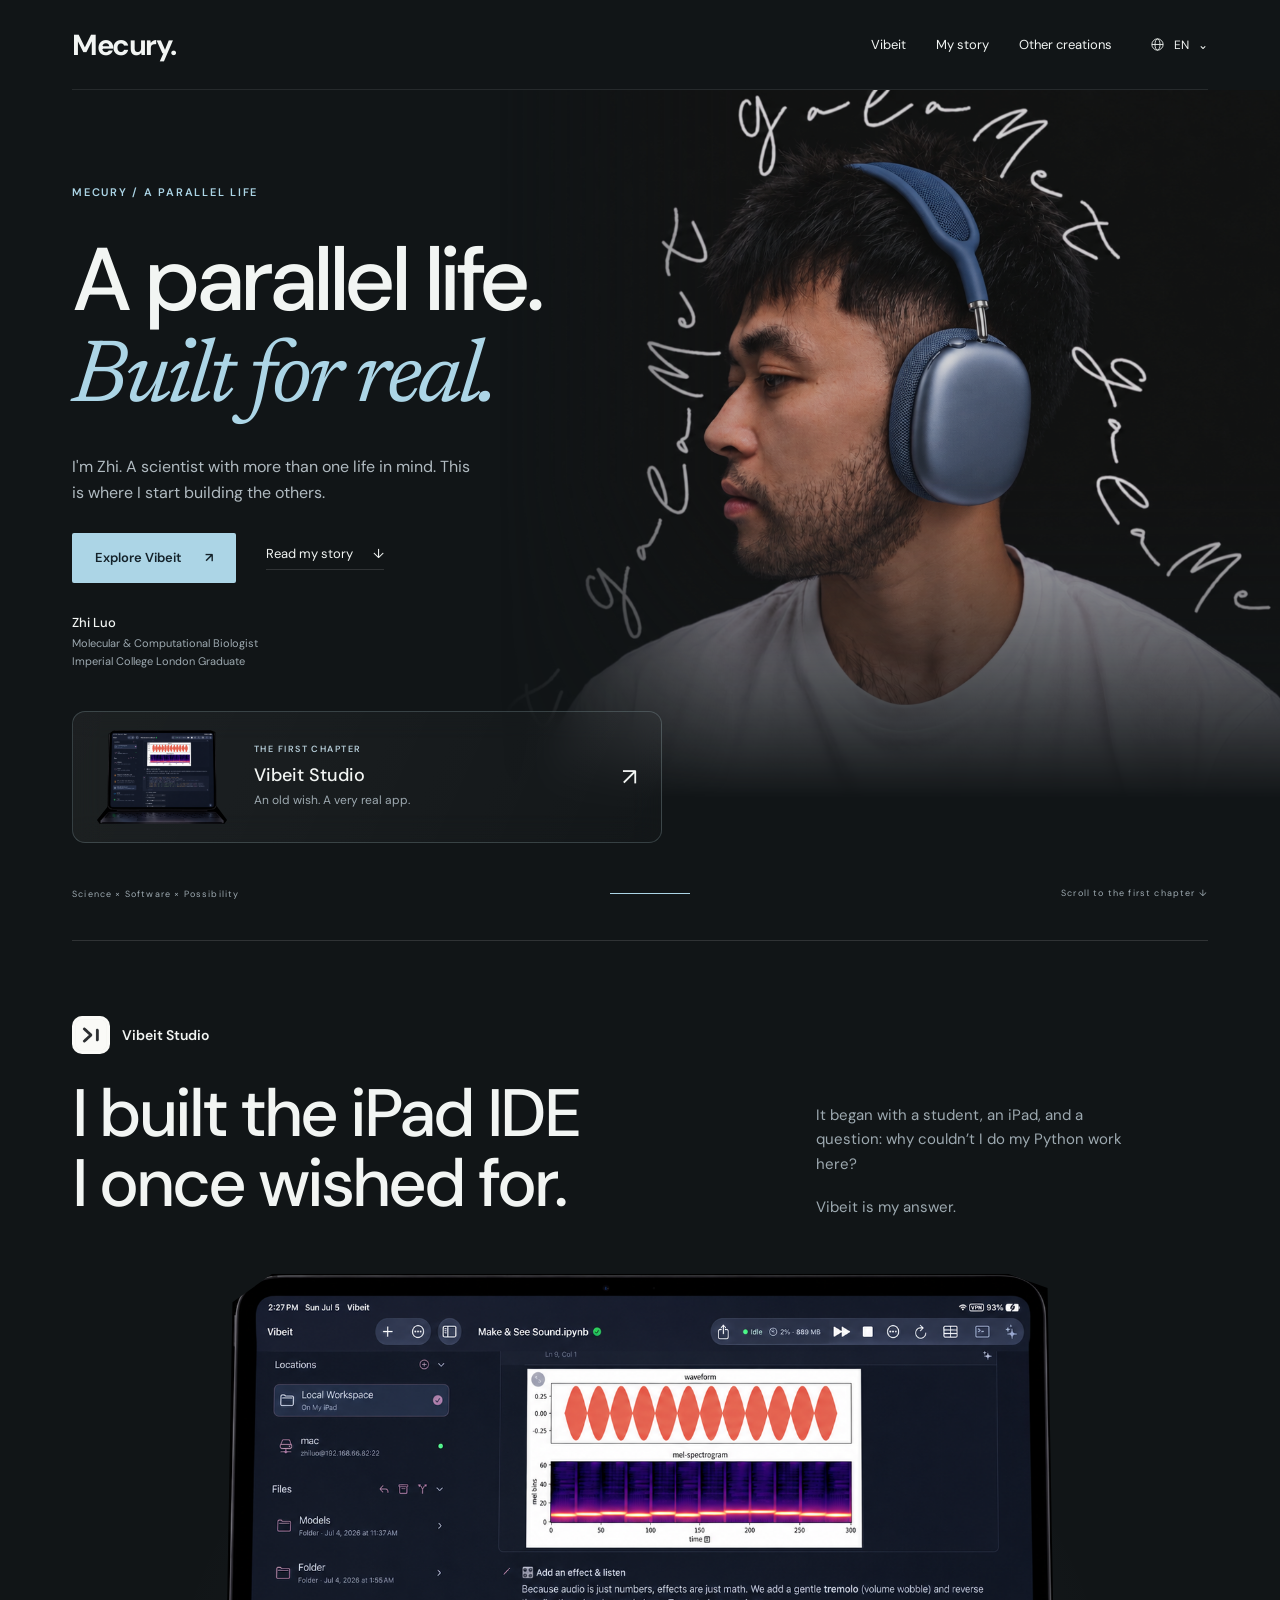
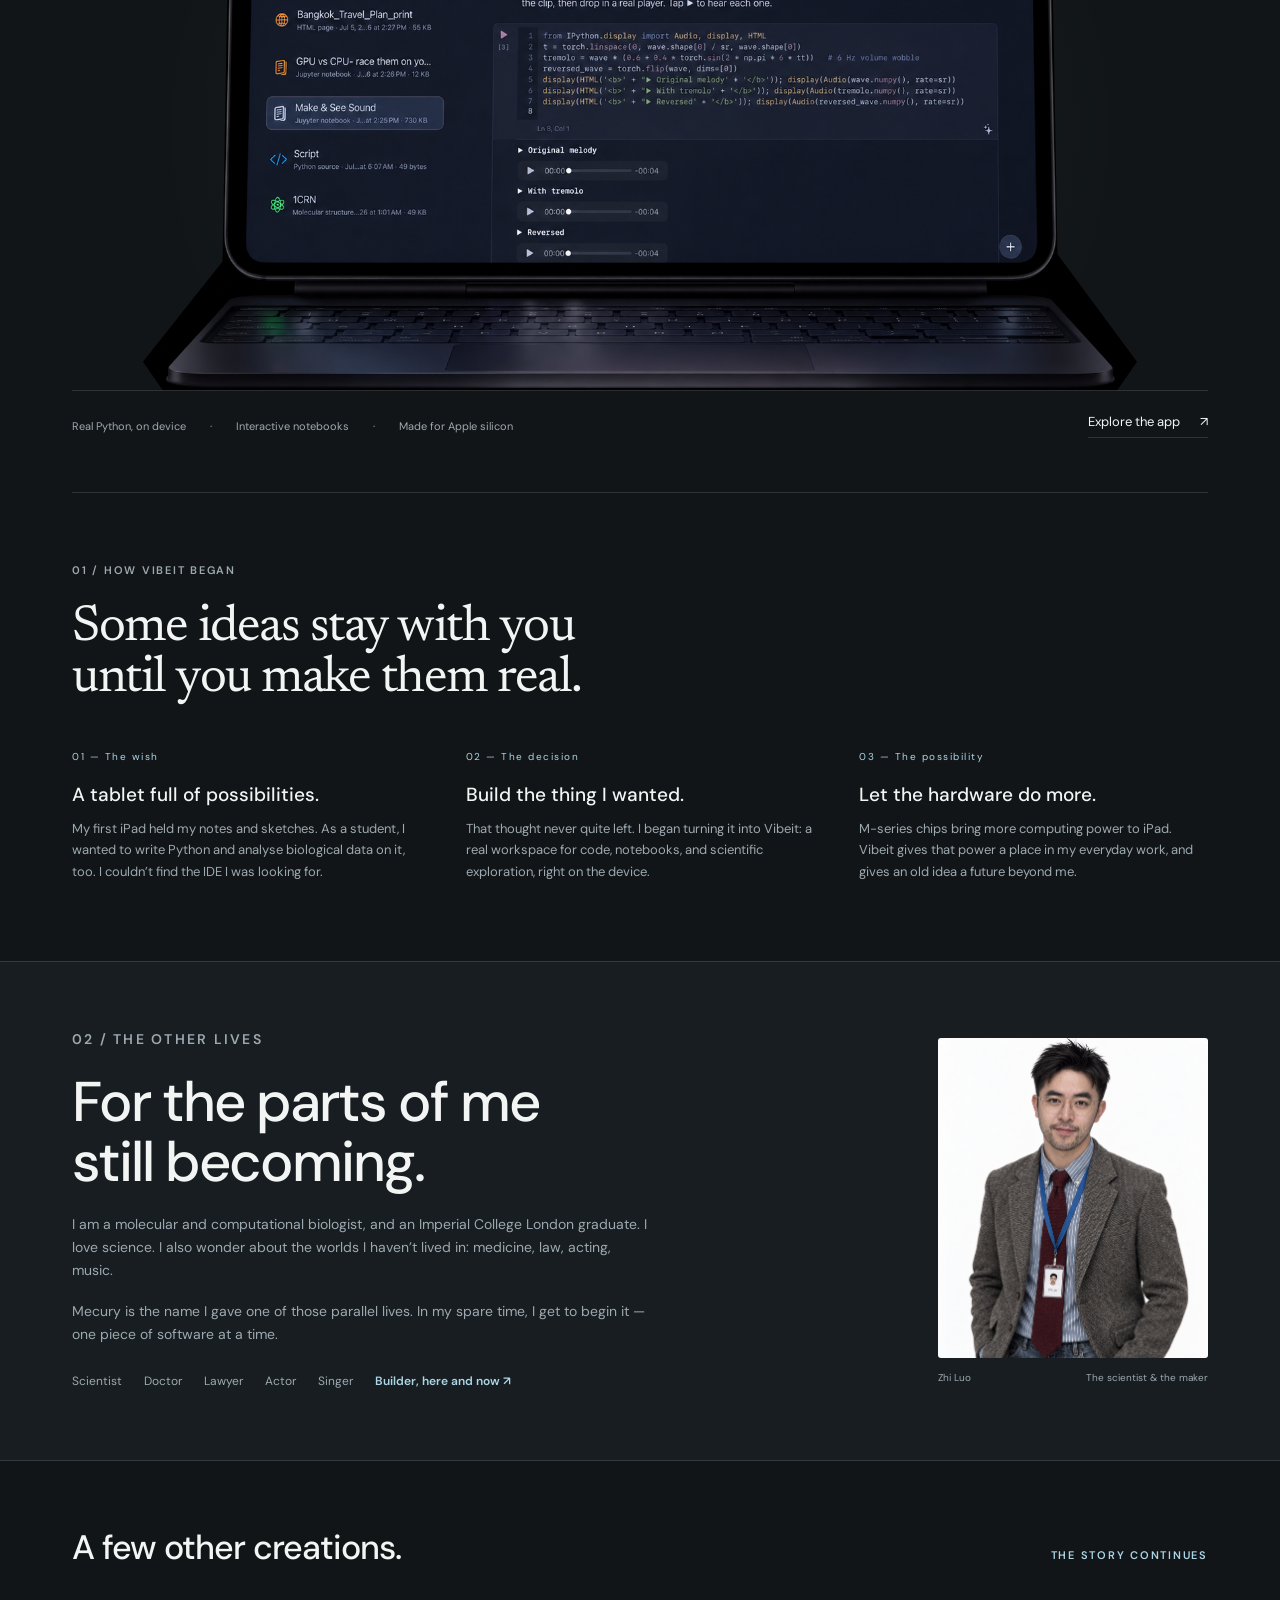
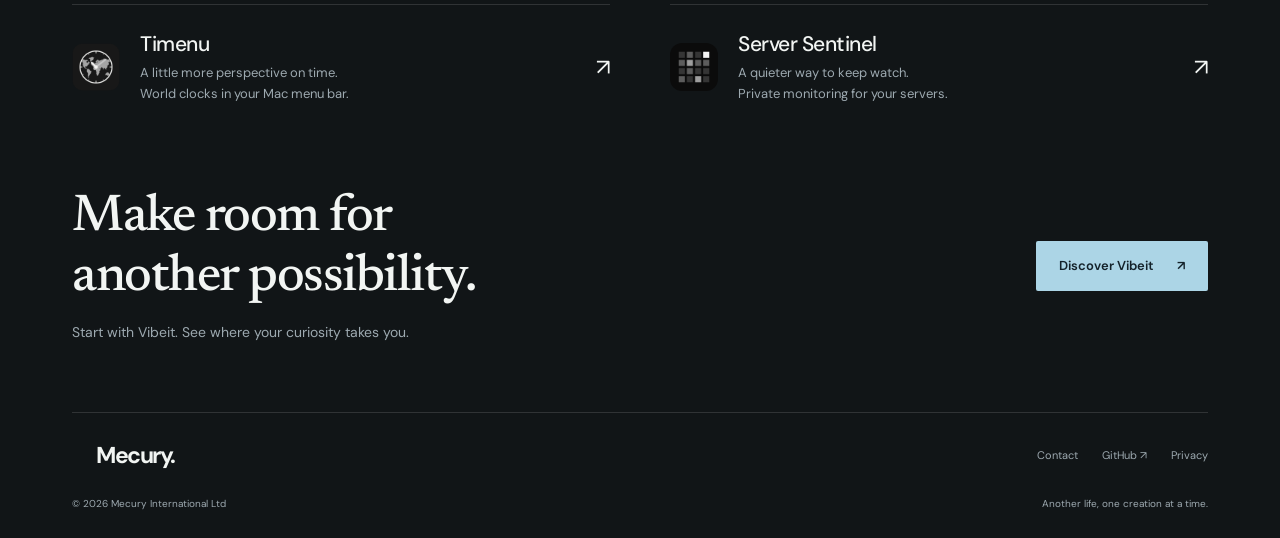
<file: index.html>
<!doctype html>
<html lang="en" dir="ltr"><head><meta charset="utf-8"><meta name="viewport" content="width=device-width,initial-scale=1"><title>Mecury — A parallel life, built for real</title><meta name="description" content="The personal world of Zhi Luo, an Imperial College London graduate and molecular and computational biologist. Discover Vibeit, the iPad IDE he once wished for."><meta name="theme-color" content="#111517"><link rel="canonical" href="https://www.mecury.co.uk/"><link rel="alternate" hreflang="en" href="https://www.mecury.co.uk/"><link rel="alternate" hreflang="fr" href="https://www.mecury.co.uk/fr/"><link rel="alternate" hreflang="de" href="https://www.mecury.co.uk/de/"><link rel="alternate" hreflang="th" href="https://www.mecury.co.uk/th/"><link rel="alternate" hreflang="ja" href="https://www.mecury.co.uk/ja/"><link rel="alternate" hreflang="ko" href="https://www.mecury.co.uk/ko/"><link rel="alternate" hreflang="zh-Hans" href="https://www.mecury.co.uk/zh-hans/"><link rel="alternate" hreflang="zh-Hant" href="https://www.mecury.co.uk/zh-hant/"><link rel="alternate" hreflang="es" href="https://www.mecury.co.uk/es/"><link rel="alternate" hreflang="ar" href="https://www.mecury.co.uk/ar/"><link rel="alternate" hreflang="it" href="https://www.mecury.co.uk/it/"><link rel="alternate" hreflang="x-default" href="https://www.mecury.co.uk/"><meta property="og:type" content="website"><meta property="og:site_name" content="Mecury"><meta property="og:title" content="Mecury — A parallel life, built for real"><meta property="og:description" content="The personal world of Zhi Luo, an Imperial College London graduate and molecular and computational biologist. Discover Vibeit, the iPad IDE he once wished for."><meta property="og:url" content="https://www.mecury.co.uk/"><meta property="og:image" content="https://www.mecury.co.uk/assets/home/portrait-creative.png"><meta property="og:image:alt" content="Zhi Luo wearing blue headphones, looking to the side"><meta name="twitter:card" content="summary_large_image"><link rel="icon" href="/assets/home/favicon.svg"><link rel="stylesheet" href="/home.css"><script type="application/ld+json">{"@context": "https://schema.org", "@graph": [{"@type": "WebSite", "@id": "https://www.mecury.co.uk/#website", "url": "https://www.mecury.co.uk/", "name": "Mecury", "publisher": {"@id": "https://www.mecury.co.uk/#organization"}, "inLanguage": ["en", "fr", "de", "th", "ja", "ko", "zh-Hans", "zh-Hant", "es", "ar", "it"]}, {"@type": "WebPage", "@id": "https://www.mecury.co.uk/#webpage", "url": "https://www.mecury.co.uk/", "name": "Mecury — A parallel life, built for real", "description": "The personal world of Zhi Luo, an Imperial College London graduate and molecular and computational biologist. Discover Vibeit, the iPad IDE he once wished for.", "inLanguage": "en", "isPartOf": {"@id": "https://www.mecury.co.uk/#website"}, "about": {"@id": "https://www.mecury.co.uk/#zhiluo"}}, {"@type": "Organization", "@id": "https://www.mecury.co.uk/#organization", "name": "Mecury International Ltd", "url": "https://www.mecury.co.uk/", "founder": {"@id": "https://www.mecury.co.uk/#zhiluo"}}, {"@type": "Person", "@id": "https://www.mecury.co.uk/#zhiluo", "name": "Zhi Luo", "jobTitle": "Molecular & Computational Biologist", "alumniOf": {"@type": "CollegeOrUniversity", "name": "Imperial College London"}, "sameAs": ["https://github.com/zhiluo20"]}]}</script><script src="/home.js" defer></script></head>
<body class="b"><a class="skip" href="#main">Skip to content</a>
<header class="wrap nav"><a class="wordmark" href="/" aria-label="Mecury"><bdi dir="ltr">Mecury.</bdi></a><nav class="nav-links" aria-label="Mecury"><a href="#vibeit">Vibeit</a><a href="#story">My story</a><a href="#projects">Other creations</a></nav><details class="lang-menu"><summary aria-label="Choose language"><svg viewBox="0 0 24 24" fill="none" stroke="currentColor" stroke-width="1.4" aria-hidden="true"><circle cx="12" cy="12" r="9"/><ellipse cx="12" cy="12" rx="4" ry="9"/><path d="M3 12h18"/></svg><span dir="ltr">EN</span><span aria-hidden="true">⌄</span></summary><div class="lang-options"><a href="/" lang="en" hreflang="en" aria-label="English" aria-current=page><span>English</span><small dir="ltr">EN</small></a><a href="/fr/" lang="fr" hreflang="fr" aria-label="Français" ><span>Français</span><small dir="ltr">FR</small></a><a href="/de/" lang="de" hreflang="de" aria-label="Deutsch" ><span>Deutsch</span><small dir="ltr">DE</small></a><a href="/th/" lang="th" hreflang="th" aria-label="ไทย" ><span>ไทย</span><small dir="ltr">TH</small></a><a href="/ja/" lang="ja" hreflang="ja" aria-label="日本語" ><span>日本語</span><small dir="ltr">JA</small></a><a href="/ko/" lang="ko" hreflang="ko" aria-label="한국어" ><span>한국어</span><small dir="ltr">KO</small></a><a href="/zh-hans/" lang="zh-Hans" hreflang="zh-Hans" aria-label="简体中文" ><span>简体中文</span><small dir="ltr">简</small></a><a href="/zh-hant/" lang="zh-Hant" hreflang="zh-Hant" aria-label="繁體中文" ><span>繁體中文</span><small dir="ltr">繁</small></a><a href="/es/" lang="es" hreflang="es" aria-label="Español" ><span>Español</span><small dir="ltr">ES</small></a><a href="/ar/" lang="ar" hreflang="ar" aria-label="العربية" ><span>العربية</span><small dir="ltr">AR</small></a><a href="/it/" lang="it" hreflang="it" aria-label="Italiano" ><span>Italiano</span><small dir="ltr">IT</small></a></div></details></header>
<main>
<section class="wrap hero" id="main"><figure class="hero-photo"><img src="/assets/home/portrait-creative.png" alt="Zhi Luo wearing blue headphones, looking to the side" width="1536" height="1024" fetchpriority="high"></figure><div class="hero-copy"><p class="eyebrow">Mecury / A parallel life</p><h1>A parallel life.<br><em>Built for real.</em></h1><p class="hero-intro">I&#x27;m Zhi. A scientist with more than one life in mind. This is where I start building the others.</p><div class="cta-row"><a class="primary" href="https://www.mecury.co.uk/vibeit/">Explore Vibeit<span aria-hidden="true">↗</span></a><a class="text-link" href="#story">Read my story<span aria-hidden="true">↓</span></a></div><div class="identity"><strong><bdi dir="ltr">Zhi Luo</bdi></strong>Molecular &amp; Computational Biologist<br>Imperial College London Graduate</div><a class="hero-product" href="#vibeit"><img src="/assets/home/vibeit-device.png" alt="Vibeit running a Python notebook with code, a waveform and a spectrogram on iPad" width="1477" height="1065"><div><p class="eyebrow">The first chapter</p><h2><bdi dir="ltr">Vibeit Studio</bdi></h2><p>An old wish. A very real app.</p></div><span class="arrow" aria-hidden="true">↗</span></a></div><div class="hero-bottom"><span>Science × Software × Possibility</span><span class="hairline" aria-hidden="true"></span><a href="#vibeit">Scroll to the first chapter ↓</a></div></section>
<section class="wrap vibeit-section" id="vibeit"><div class="vibeit-head"><div><div class="product-label"><img src="/assets/home/vibeit-icon.png" alt="" width="38" height="38" loading="lazy"><span dir="ltr">Vibeit Studio</span></div><h2>I built the iPad IDE<br>I once wished for.</h2></div><div class="product-intro"><p>It began with a student, an iPad, and a question: why couldn’t I do my Python work here?</p><p>Vibeit is my answer.</p></div></div><figure class="product-stage"><img class="device" src="/assets/home/vibeit-device.png" alt="Vibeit running a Python notebook with code, a waveform and a spectrogram on iPad" width="1477" height="1065" loading="lazy"></figure><div class="product-foot"><div class="specs"><span>Real Python, on device</span><span>Interactive notebooks</span><span>Made for Apple silicon</span></div><a class="text-link" href="https://www.mecury.co.uk/vibeit/">Explore the app<span aria-hidden="true">↗</span></a></div></section>
<section class="wrap story" id="story"><p class="eyebrow muted">01 / How Vibeit began</p><h2>Some ideas stay with you<br>until you make them real.</h2><div class="story-steps"><article class="story-step"><span class="number"><bdi dir="ltr">01</bdi> — The wish</span><h3>A tablet full of possibilities.</h3><p>My first iPad held my notes and sketches. As a student, I wanted to write Python and analyse biological data on it, too. I couldn’t find the IDE I was looking for.</p></article><article class="story-step"><span class="number"><bdi dir="ltr">02</bdi> — The decision</span><h3>Build the thing I wanted.</h3><p>That thought never quite left. I began turning it into Vibeit: a real workspace for code, notebooks, and scientific exploration, right on the device.</p></article><article class="story-step"><span class="number"><bdi dir="ltr">03</bdi> — The possibility</span><h3>Let the hardware do more.</h3><p>M-series chips bring more computing power to iPad. Vibeit gives that power a place in my everyday work, and gives an old idea a future beyond me.</p></article></div></section>
<section class="possibilities" id="zhiluo"><div class="wrap possibility-grid"><div><p class="eyebrow">02 / The other lives</p><h2>For the parts of me<br>still becoming.</h2><div class="about-copy"><p>I am a molecular and computational biologist, and an Imperial College London graduate. I love science. I also wonder about the worlds I haven’t lived in: medicine, law, acting, music.</p><p>Mecury is the name I gave one of those parallel lives. In my spare time, I get to begin it — one piece of software at a time.</p></div><div class="career-list"><span class="">Scientist</span><span class="">Doctor</span><span class="">Lawyer</span><span class="">Actor</span><span class="">Singer</span><span class="current">Builder, here and now ↗</span></div></div><figure><img class="formal-photo" src="/assets/home/portrait-formal.jpg" alt="Portrait of Zhi Luo in a tweed jacket" width="1086" height="1448" loading="lazy"><figcaption class="photo-caption"><span dir="ltr">Zhi Luo</span><span>The scientist &amp; the maker</span></figcaption></figure></div></section>
<section class="wrap other-projects" id="projects"><div class="section-heading"><h2>A few other creations.</h2><span class="eyebrow">The story continues</span></div><div class="other-grid"><a class="project-row" href="https://www.mecury.co.uk/timenu/"><img src="/assets/home/timenu-icon.png" alt="" width="48" height="48" loading="lazy"><div><h3><bdi dir="ltr">Timenu</bdi></h3><p>A little more perspective on time.<br>World clocks in your Mac menu bar.</p></div><span class="arrow" aria-hidden="true">↗</span></a><a class="project-row" href="https://www.mecury.co.uk/server-sentinel/"><img src="/assets/home/server-sentinel-icon.png" alt="" width="48" height="48" loading="lazy"><div><h3><bdi dir="ltr">Server Sentinel</bdi></h3><p>A quieter way to keep watch.<br>Private monitoring for your servers.</p></div><span class="arrow" aria-hidden="true">↗</span></a></div></section>
<section class="wrap closing"><div><h2>Make room for<br>another possibility.</h2><p>Start with Vibeit. See where your curiosity takes you.</p></div><a class="primary" href="https://www.mecury.co.uk/vibeit/">Discover Vibeit<span aria-hidden="true">↗</span></a></section>
</main><footer class="wrap"><div class="footer"><a class="wordmark" href="/" dir="ltr">Mecury.</a><div><a href="https://www.mecury.co.uk/vibeit/support.html">Contact</a><a href="https://github.com/zhiluo20"><bdi dir="ltr">GitHub ↗</bdi></a><a href="https://www.mecury.co.uk/privacy.html">Privacy</a></div></div><div class="footer-bottom"><span dir="ltr">© 2026 Mecury International Ltd</span><span>Another life, one creation at a time.</span></div></footer>
</body></html>
</file>
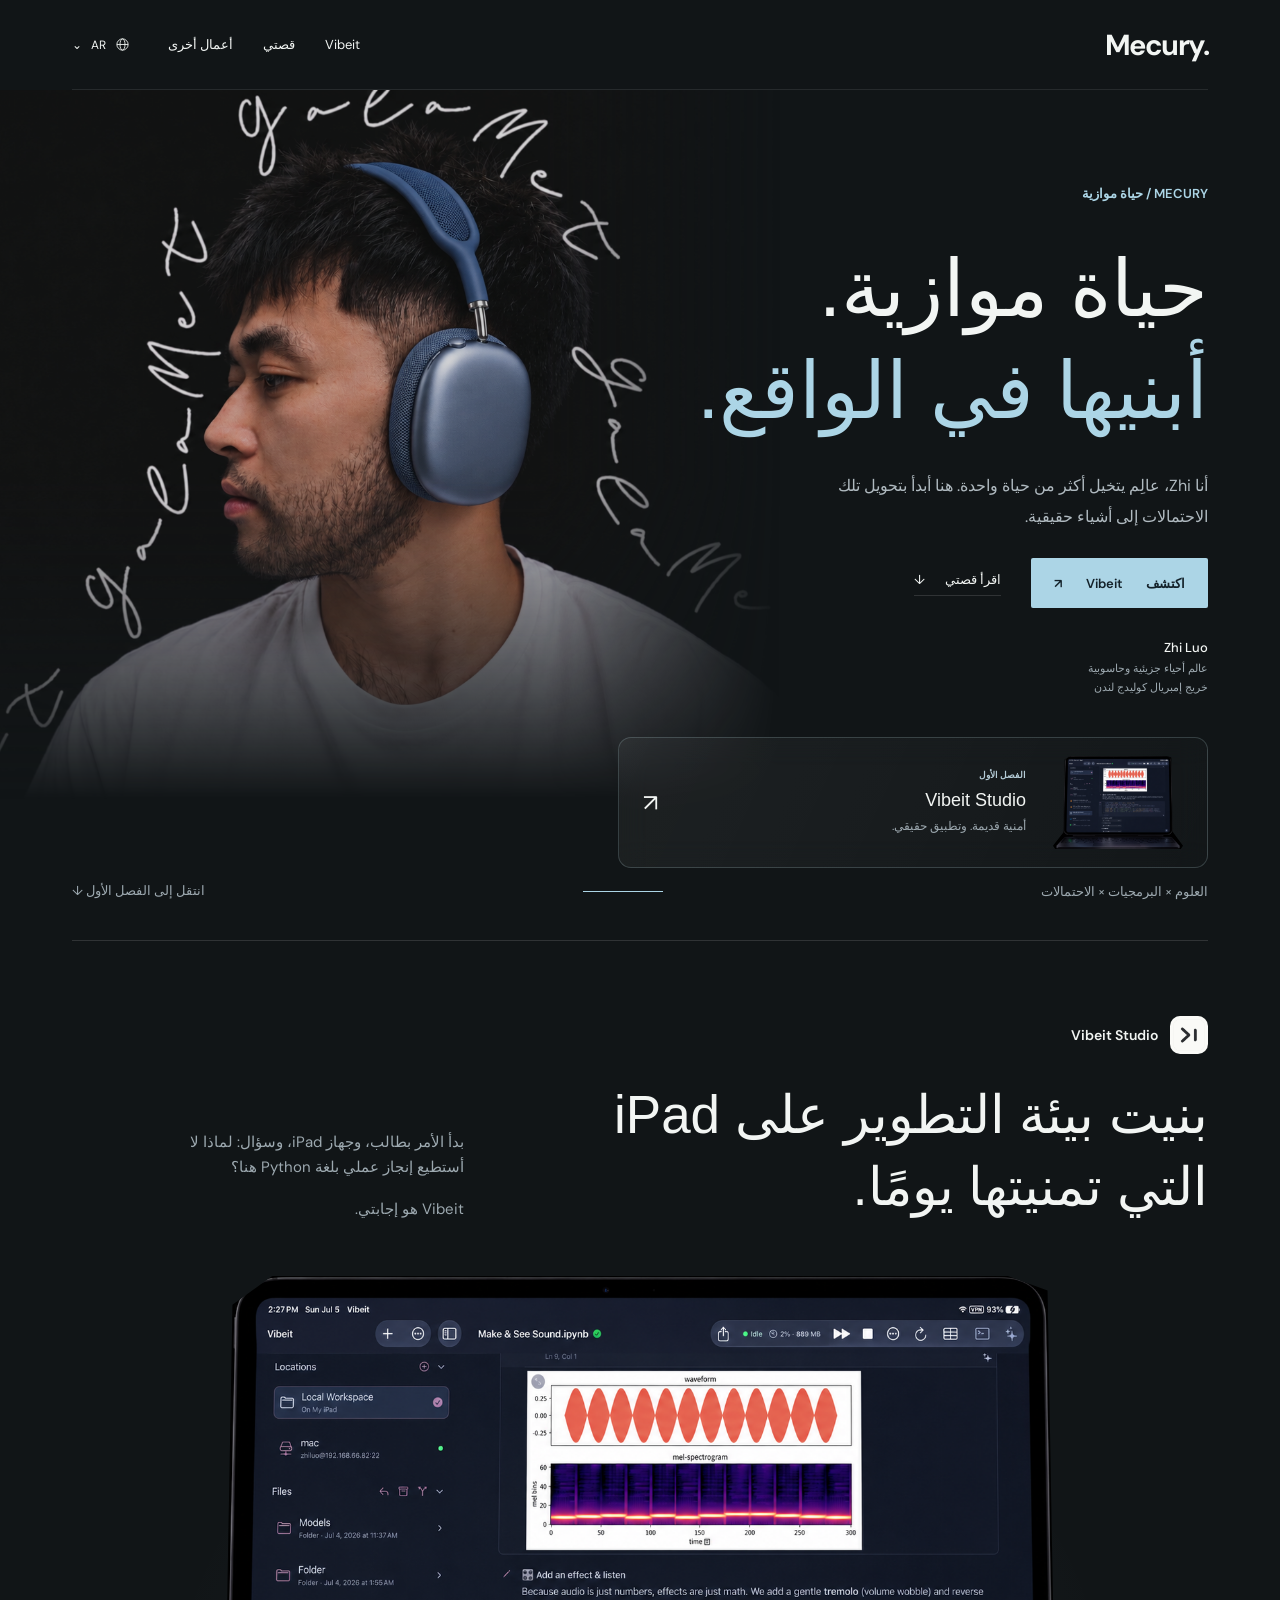
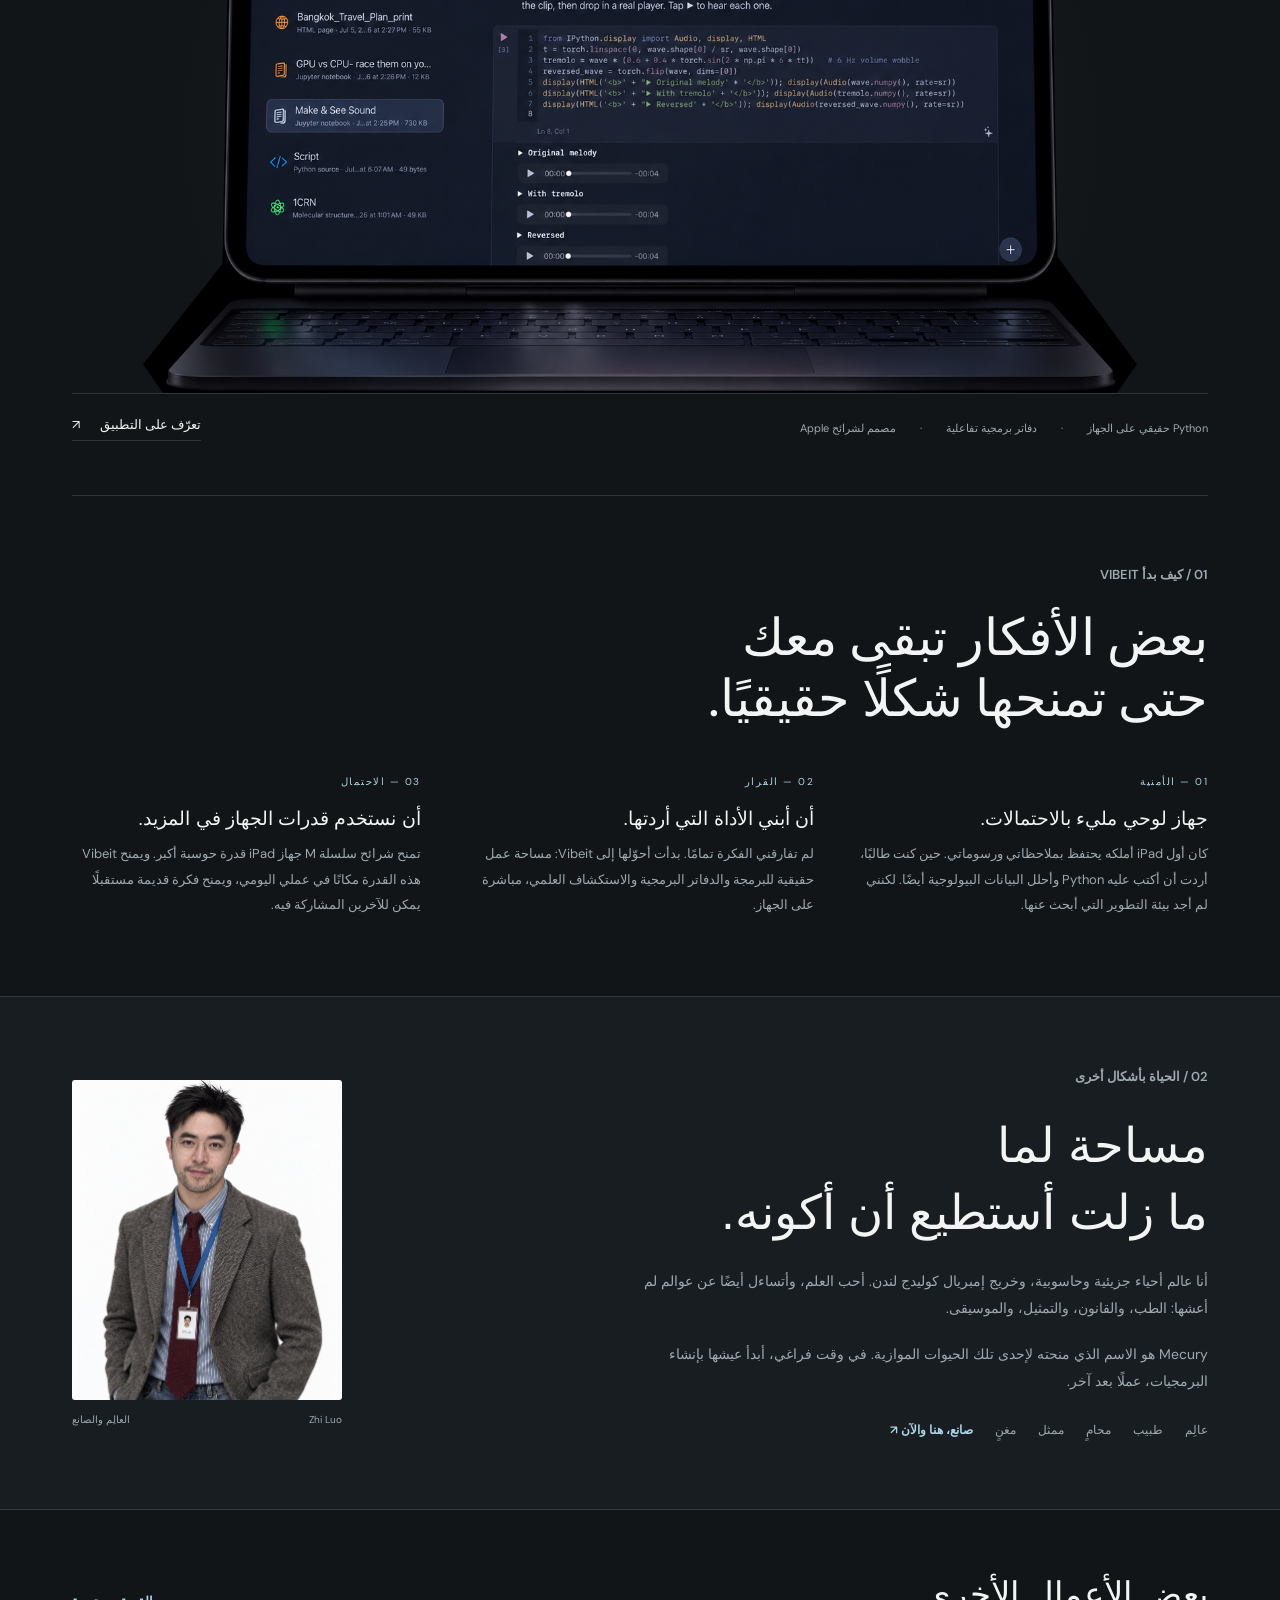
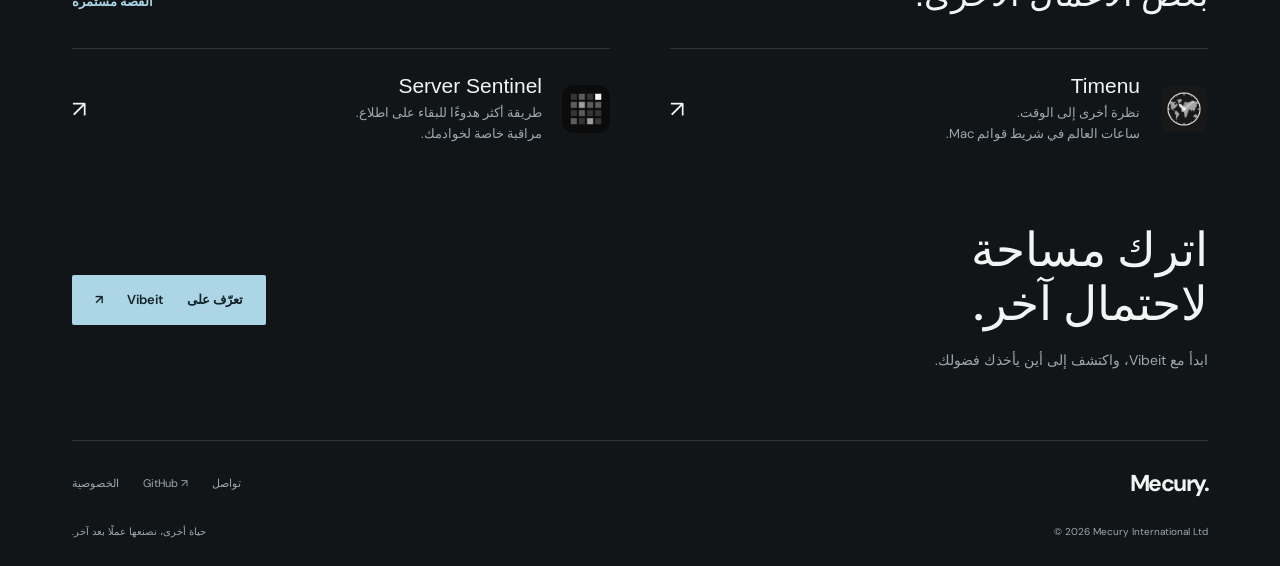
<file: ar/index.html>
<!doctype html>
<html lang="ar" dir="rtl"><head><meta charset="utf-8"><meta name="viewport" content="width=device-width,initial-scale=1"><title>Mecury — حياة موازية أبنيها في الواقع</title><meta name="description" content="عالم Zhi Luo، خريج إمبريال كوليدج لندن وعالم الأحياء الجزيئية والحاسوبية. اكتشف Vibeit، بيئة التطوير على iPad التي تمناها في أيام الدراسة."><meta name="theme-color" content="#111517"><link rel="canonical" href="https://www.mecury.co.uk/ar/"><link rel="alternate" hreflang="en" href="https://www.mecury.co.uk/"><link rel="alternate" hreflang="fr" href="https://www.mecury.co.uk/fr/"><link rel="alternate" hreflang="de" href="https://www.mecury.co.uk/de/"><link rel="alternate" hreflang="th" href="https://www.mecury.co.uk/th/"><link rel="alternate" hreflang="ja" href="https://www.mecury.co.uk/ja/"><link rel="alternate" hreflang="ko" href="https://www.mecury.co.uk/ko/"><link rel="alternate" hreflang="zh-Hans" href="https://www.mecury.co.uk/zh-hans/"><link rel="alternate" hreflang="zh-Hant" href="https://www.mecury.co.uk/zh-hant/"><link rel="alternate" hreflang="es" href="https://www.mecury.co.uk/es/"><link rel="alternate" hreflang="ar" href="https://www.mecury.co.uk/ar/"><link rel="alternate" hreflang="it" href="https://www.mecury.co.uk/it/"><link rel="alternate" hreflang="x-default" href="https://www.mecury.co.uk/"><meta property="og:type" content="website"><meta property="og:site_name" content="Mecury"><meta property="og:title" content="Mecury — حياة موازية أبنيها في الواقع"><meta property="og:description" content="عالم Zhi Luo، خريج إمبريال كوليدج لندن وعالم الأحياء الجزيئية والحاسوبية. اكتشف Vibeit، بيئة التطوير على iPad التي تمناها في أيام الدراسة."><meta property="og:url" content="https://www.mecury.co.uk/ar/"><meta property="og:image" content="https://www.mecury.co.uk/assets/home/portrait-creative.png"><meta property="og:image:alt" content="Zhi Luo ينظر جانبًا ويرتدي سماعات زرقاء"><meta name="twitter:card" content="summary_large_image"><link rel="icon" href="/assets/home/favicon.svg"><link rel="stylesheet" href="/home.css"><script type="application/ld+json">{"@context": "https://schema.org", "@graph": [{"@type": "WebSite", "@id": "https://www.mecury.co.uk/#website", "url": "https://www.mecury.co.uk/", "name": "Mecury", "publisher": {"@id": "https://www.mecury.co.uk/#organization"}, "inLanguage": ["en", "fr", "de", "th", "ja", "ko", "zh-Hans", "zh-Hant", "es", "ar", "it"]}, {"@type": "WebPage", "@id": "https://www.mecury.co.uk/ar/#webpage", "url": "https://www.mecury.co.uk/ar/", "name": "Mecury — حياة موازية أبنيها في الواقع", "description": "عالم Zhi Luo، خريج إمبريال كوليدج لندن وعالم الأحياء الجزيئية والحاسوبية. اكتشف Vibeit، بيئة التطوير على iPad التي تمناها في أيام الدراسة.", "inLanguage": "ar", "isPartOf": {"@id": "https://www.mecury.co.uk/#website"}, "about": {"@id": "https://www.mecury.co.uk/#zhiluo"}}, {"@type": "Organization", "@id": "https://www.mecury.co.uk/#organization", "name": "Mecury International Ltd", "url": "https://www.mecury.co.uk/", "founder": {"@id": "https://www.mecury.co.uk/#zhiluo"}}, {"@type": "Person", "@id": "https://www.mecury.co.uk/#zhiluo", "name": "Zhi Luo", "jobTitle": "عالم أحياء جزيئية وحاسوبية", "alumniOf": {"@type": "CollegeOrUniversity", "name": "Imperial College London"}, "sameAs": ["https://github.com/zhiluo20"]}]}</script><script src="/home.js" defer></script></head>
<body class="b"><a class="skip" href="#main">انتقل إلى المحتوى</a>
<header class="wrap nav"><a class="wordmark" href="/ar/" aria-label="Mecury"><bdi dir="ltr">Mecury.</bdi></a><nav class="nav-links" aria-label="Mecury"><a href="#vibeit"><bdi dir="ltr">Vibeit</bdi></a><a href="#story">قصتي</a><a href="#projects">أعمال أخرى</a></nav><details class="lang-menu"><summary aria-label="اختر اللغة"><svg viewBox="0 0 24 24" fill="none" stroke="currentColor" stroke-width="1.4" aria-hidden="true"><circle cx="12" cy="12" r="9"/><ellipse cx="12" cy="12" rx="4" ry="9"/><path d="M3 12h18"/></svg><span dir="ltr">AR</span><span aria-hidden="true">⌄</span></summary><div class="lang-options"><a href="/" lang="en" hreflang="en" aria-label="English" ><span>English</span><small dir="ltr">EN</small></a><a href="/fr/" lang="fr" hreflang="fr" aria-label="Français" ><span>Français</span><small dir="ltr">FR</small></a><a href="/de/" lang="de" hreflang="de" aria-label="Deutsch" ><span>Deutsch</span><small dir="ltr">DE</small></a><a href="/th/" lang="th" hreflang="th" aria-label="ไทย" ><span>ไทย</span><small dir="ltr">TH</small></a><a href="/ja/" lang="ja" hreflang="ja" aria-label="日本語" ><span>日本語</span><small dir="ltr">JA</small></a><a href="/ko/" lang="ko" hreflang="ko" aria-label="한국어" ><span>한국어</span><small dir="ltr">KO</small></a><a href="/zh-hans/" lang="zh-Hans" hreflang="zh-Hans" aria-label="简体中文" ><span>简体中文</span><small dir="ltr">简</small></a><a href="/zh-hant/" lang="zh-Hant" hreflang="zh-Hant" aria-label="繁體中文" ><span>繁體中文</span><small dir="ltr">繁</small></a><a href="/es/" lang="es" hreflang="es" aria-label="Español" ><span>Español</span><small dir="ltr">ES</small></a><a href="/ar/" lang="ar" hreflang="ar" aria-label="العربية" aria-current=page><span>العربية</span><small dir="ltr">AR</small></a><a href="/it/" lang="it" hreflang="it" aria-label="Italiano" ><span>Italiano</span><small dir="ltr">IT</small></a></div></details></header>
<main>
<section class="wrap hero" id="main"><figure class="hero-photo"><img src="/assets/home/portrait-creative.png" alt="Zhi Luo ينظر جانبًا ويرتدي سماعات زرقاء" width="1536" height="1024" fetchpriority="high"></figure><div class="hero-copy"><p class="eyebrow"><bdi dir="ltr">Mecury</bdi> / حياة موازية</p><h1>حياة موازية.<br><em>أبنيها في الواقع.</em></h1><p class="hero-intro">أنا <bdi dir="ltr">Zhi</bdi>، عالِم يتخيل أكثر من حياة واحدة. هنا أبدأ بتحويل تلك الاحتمالات إلى أشياء حقيقية.</p><div class="cta-row"><a class="primary" href="https://www.mecury.co.uk/vibeit/">اكتشف <bdi dir="ltr">Vibeit</bdi><span aria-hidden="true">↗</span></a><a class="text-link" href="#story">اقرأ قصتي<span aria-hidden="true">↓</span></a></div><div class="identity"><strong><bdi dir="ltr">Zhi Luo</bdi></strong>عالم أحياء جزيئية وحاسوبية<br>خريج إمبريال كوليدج لندن</div><a class="hero-product" href="#vibeit"><img src="/assets/home/vibeit-device.png" alt="Vibeit على iPad يعرض شيفرة Python وموجة صوتية ومخططًا طيفيًا" width="1477" height="1065"><div><p class="eyebrow">الفصل الأول</p><h2><bdi dir="ltr">Vibeit Studio</bdi></h2><p>أمنية قديمة. وتطبيق حقيقي.</p></div><span class="arrow" aria-hidden="true">↗</span></a></div><div class="hero-bottom"><span>العلوم × البرمجيات × الاحتمالات</span><span class="hairline" aria-hidden="true"></span><a href="#vibeit">انتقل إلى الفصل الأول ↓</a></div></section>
<section class="wrap vibeit-section" id="vibeit"><div class="vibeit-head"><div><div class="product-label"><img src="/assets/home/vibeit-icon.png" alt="" width="38" height="38" loading="lazy"><span dir="ltr">Vibeit Studio</span></div><h2>بنيت بيئة التطوير على <bdi dir="ltr">iPad</bdi><br>التي تمنيتها يومًا.</h2></div><div class="product-intro"><p>بدأ الأمر بطالب، وجهاز <bdi dir="ltr">iPad</bdi>، وسؤال: لماذا لا أستطيع إنجاز عملي بلغة <bdi dir="ltr">Python</bdi> هنا؟</p><p><bdi dir="ltr">Vibeit</bdi> هو إجابتي.</p></div></div><figure class="product-stage"><img class="device" src="/assets/home/vibeit-device.png" alt="Vibeit على iPad يعرض شيفرة Python وموجة صوتية ومخططًا طيفيًا" width="1477" height="1065" loading="lazy"></figure><div class="product-foot"><div class="specs"><span><bdi dir="ltr">Python</bdi> حقيقي على الجهاز</span><span>دفاتر برمجية تفاعلية</span><span>مصمم لشرائح <bdi dir="ltr">Apple</bdi></span></div><a class="text-link" href="https://www.mecury.co.uk/vibeit/">تعرّف على التطبيق<span aria-hidden="true">↗</span></a></div></section>
<section class="wrap story" id="story"><p class="eyebrow muted">01 / كيف بدأ <bdi dir="ltr">Vibeit</bdi></p><h2>بعض الأفكار تبقى معك<br>حتى تمنحها شكلًا حقيقيًا.</h2><div class="story-steps"><article class="story-step"><span class="number"><bdi dir="ltr">01</bdi> — الأمنية</span><h3>جهاز لوحي مليء بالاحتمالات.</h3><p>كان أول <bdi dir="ltr">iPad</bdi> أملكه يحتفظ بملاحظاتي ورسوماتي. حين كنت طالبًا، أردت أن أكتب عليه <bdi dir="ltr">Python</bdi> وأحلل البيانات البيولوجية أيضًا. لكنني لم أجد بيئة التطوير التي أبحث عنها.</p></article><article class="story-step"><span class="number"><bdi dir="ltr">02</bdi> — القرار</span><h3>أن أبني الأداة التي أردتها.</h3><p>لم تفارقني الفكرة تمامًا. بدأت أحوّلها إلى <bdi dir="ltr">Vibeit</bdi>: مساحة عمل حقيقية للبرمجة والدفاتر البرمجية والاستكشاف العلمي، مباشرة على الجهاز.</p></article><article class="story-step"><span class="number"><bdi dir="ltr">03</bdi> — الاحتمال</span><h3>أن نستخدم قدرات الجهاز في المزيد.</h3><p>تمنح شرائح سلسلة <bdi dir="ltr">M</bdi> جهاز <bdi dir="ltr">iPad</bdi> قدرة حوسبة أكبر. ويمنح <bdi dir="ltr">Vibeit</bdi> هذه القدرة مكانًا في عملي اليومي، ويمنح فكرة قديمة مستقبلًا يمكن للآخرين المشاركة فيه.</p></article></div></section>
<section class="possibilities" id="zhiluo"><div class="wrap possibility-grid"><div><p class="eyebrow">02 / الحياة بأشكال أخرى</p><h2>مساحة لما<br>ما زلت أستطيع أن أكونه.</h2><div class="about-copy"><p>أنا عالم أحياء جزيئية وحاسوبية، وخريج إمبريال كوليدج لندن. أحب العلم، وأتساءل أيضًا عن عوالم لم أعشها: الطب، والقانون، والتمثيل، والموسيقى.</p><p><bdi dir="ltr">Mecury</bdi> هو الاسم الذي منحته لإحدى تلك الحيوات الموازية. في وقت فراغي، أبدأ عيشها بإنشاء البرمجيات، عملًا بعد آخر.</p></div><div class="career-list"><span class="">عالِم</span><span class="">طبيب</span><span class="">محامٍ</span><span class="">ممثل</span><span class="">مغنٍ</span><span class="current">صانع، هنا والآن ↗</span></div></div><figure><img class="formal-photo" src="/assets/home/portrait-formal.jpg" alt="صورة شخصية لـ Zhi Luo مرتديًا سترة من التويد" width="1086" height="1448" loading="lazy"><figcaption class="photo-caption"><span dir="ltr">Zhi Luo</span><span>العالِم والصانع</span></figcaption></figure></div></section>
<section class="wrap other-projects" id="projects"><div class="section-heading"><h2>بعض الأعمال الأخرى.</h2><span class="eyebrow">القصة مستمرة</span></div><div class="other-grid"><a class="project-row" href="https://www.mecury.co.uk/timenu/"><img src="/assets/home/timenu-icon.png" alt="" width="48" height="48" loading="lazy"><div><h3><bdi dir="ltr">Timenu</bdi></h3><p>نظرة أخرى إلى الوقت.<br>ساعات العالم في شريط قوائم <bdi dir="ltr">Mac</bdi>.</p></div><span class="arrow" aria-hidden="true">↗</span></a><a class="project-row" href="https://www.mecury.co.uk/server-sentinel/"><img src="/assets/home/server-sentinel-icon.png" alt="" width="48" height="48" loading="lazy"><div><h3><bdi dir="ltr">Server Sentinel</bdi></h3><p>طريقة أكثر هدوءًا للبقاء على اطلاع.<br>مراقبة خاصة لخوادمك.</p></div><span class="arrow" aria-hidden="true">↗</span></a></div></section>
<section class="wrap closing"><div><h2>اترك مساحة<br>لاحتمال آخر.</h2><p>ابدأ مع <bdi dir="ltr">Vibeit</bdi>، واكتشف إلى أين يأخذك فضولك.</p></div><a class="primary" href="https://www.mecury.co.uk/vibeit/">تعرّف على <bdi dir="ltr">Vibeit</bdi><span aria-hidden="true">↗</span></a></section>
</main><footer class="wrap"><div class="footer"><a class="wordmark" href="/ar/" dir="ltr">Mecury.</a><div><a href="https://www.mecury.co.uk/vibeit/support.html">تواصل</a><a href="https://github.com/zhiluo20"><bdi dir="ltr">GitHub ↗</bdi></a><a href="https://www.mecury.co.uk/privacy.html">الخصوصية</a></div></div><div class="footer-bottom"><span dir="ltr">© 2026 Mecury International Ltd</span><span>حياة أخرى، نصنعها عملًا بعد آخر.</span></div></footer>
</body></html>
</file>
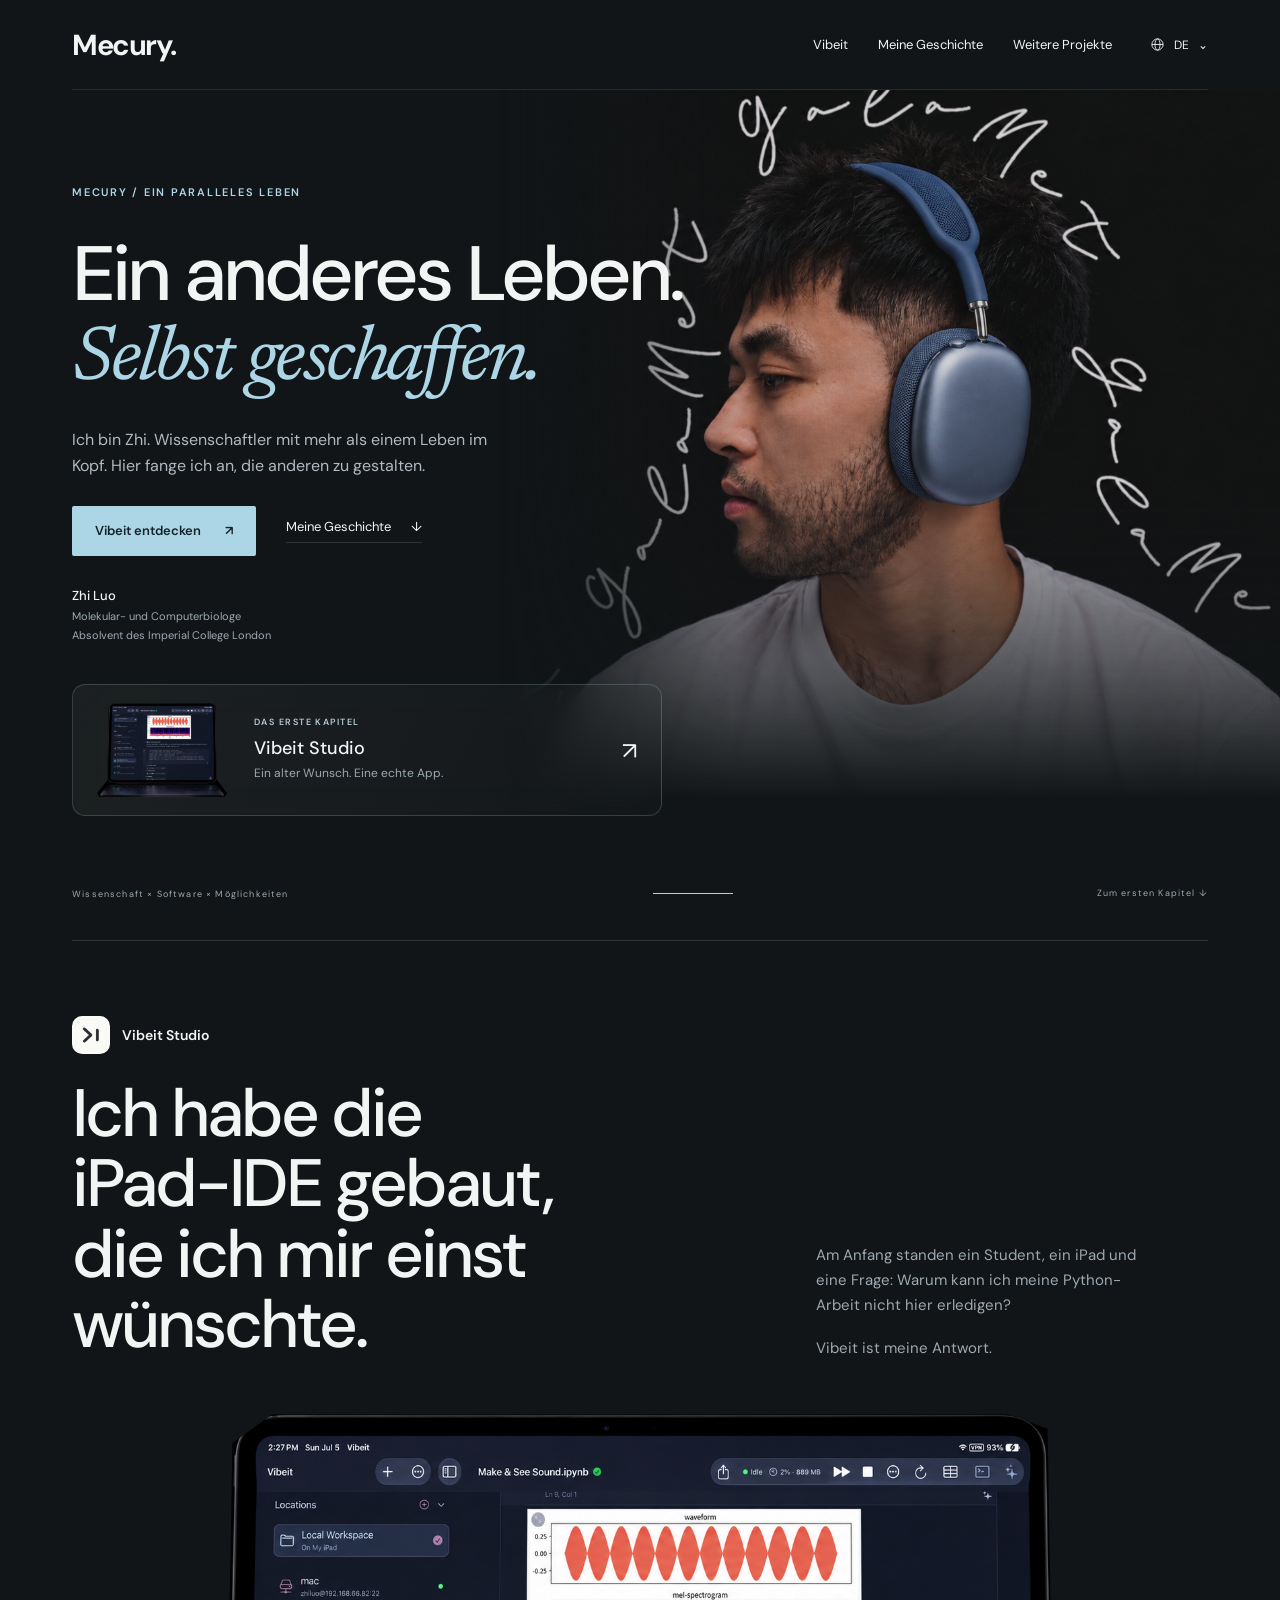
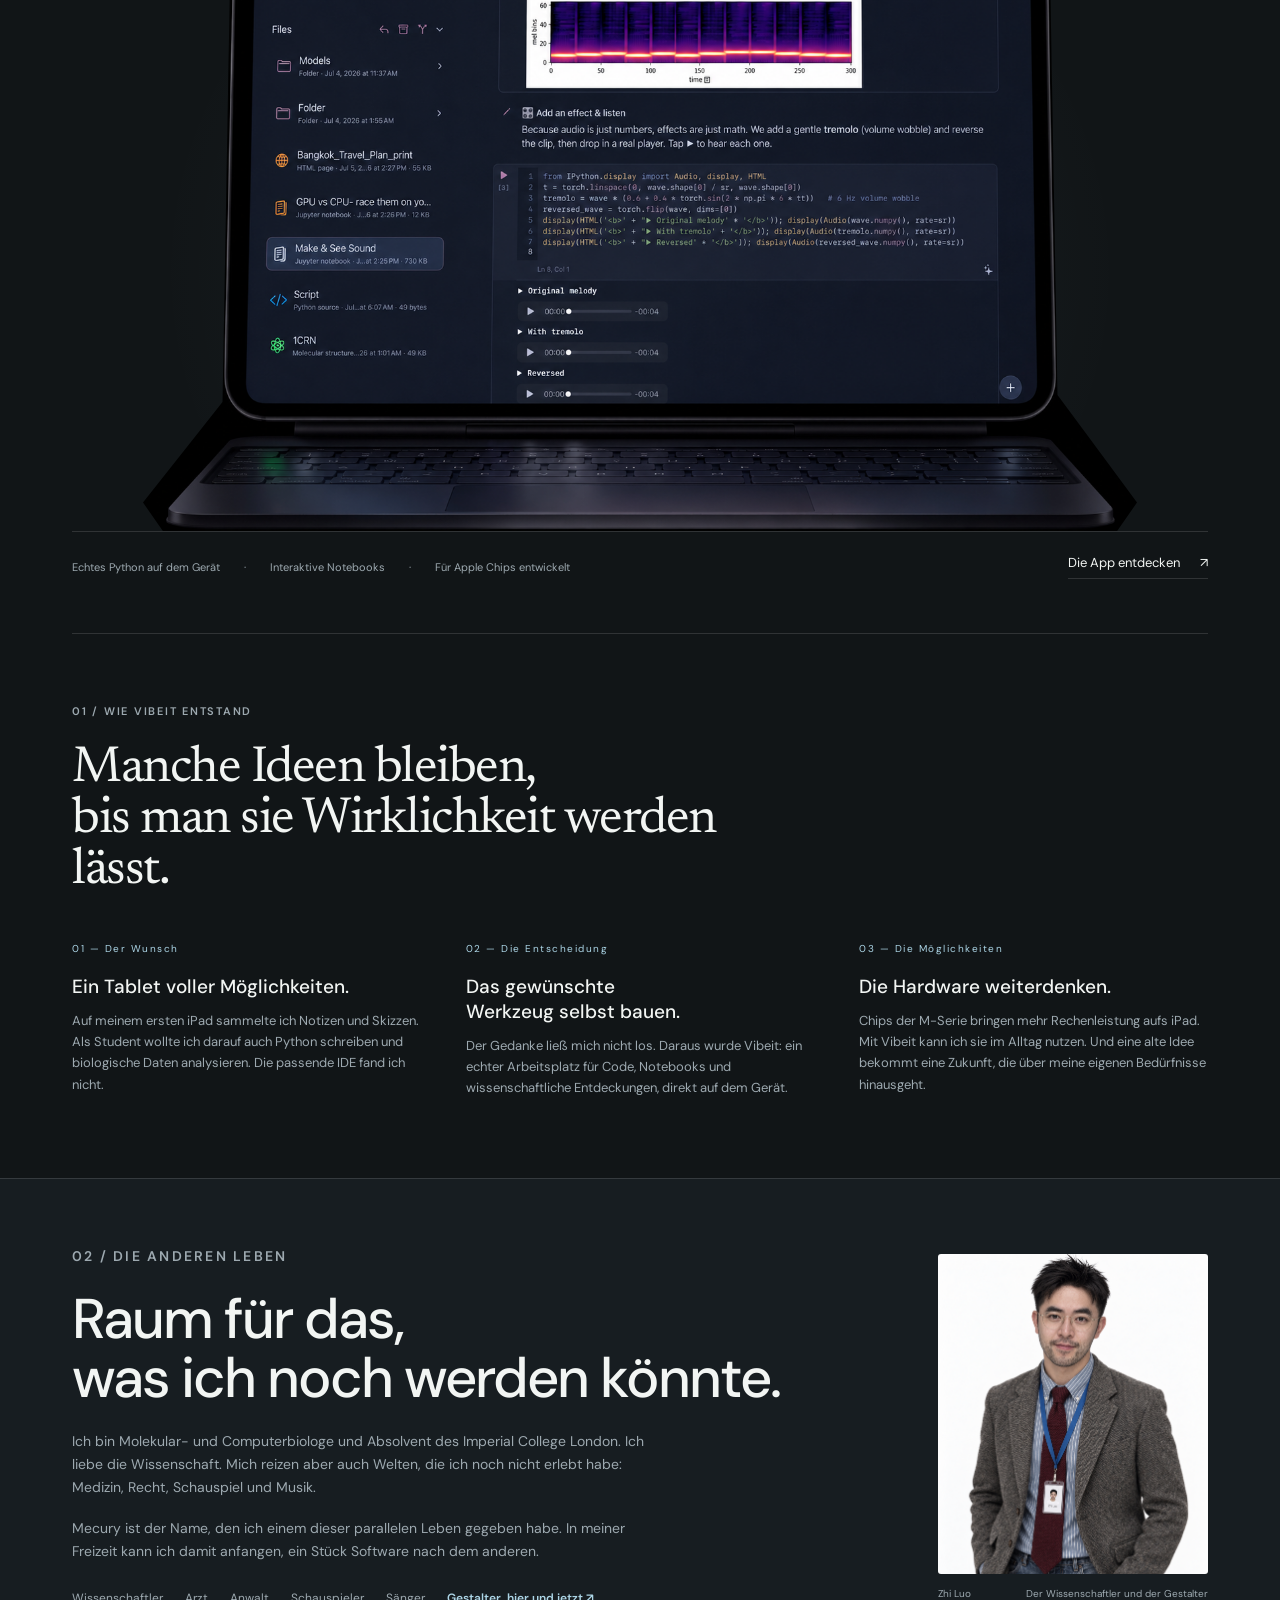
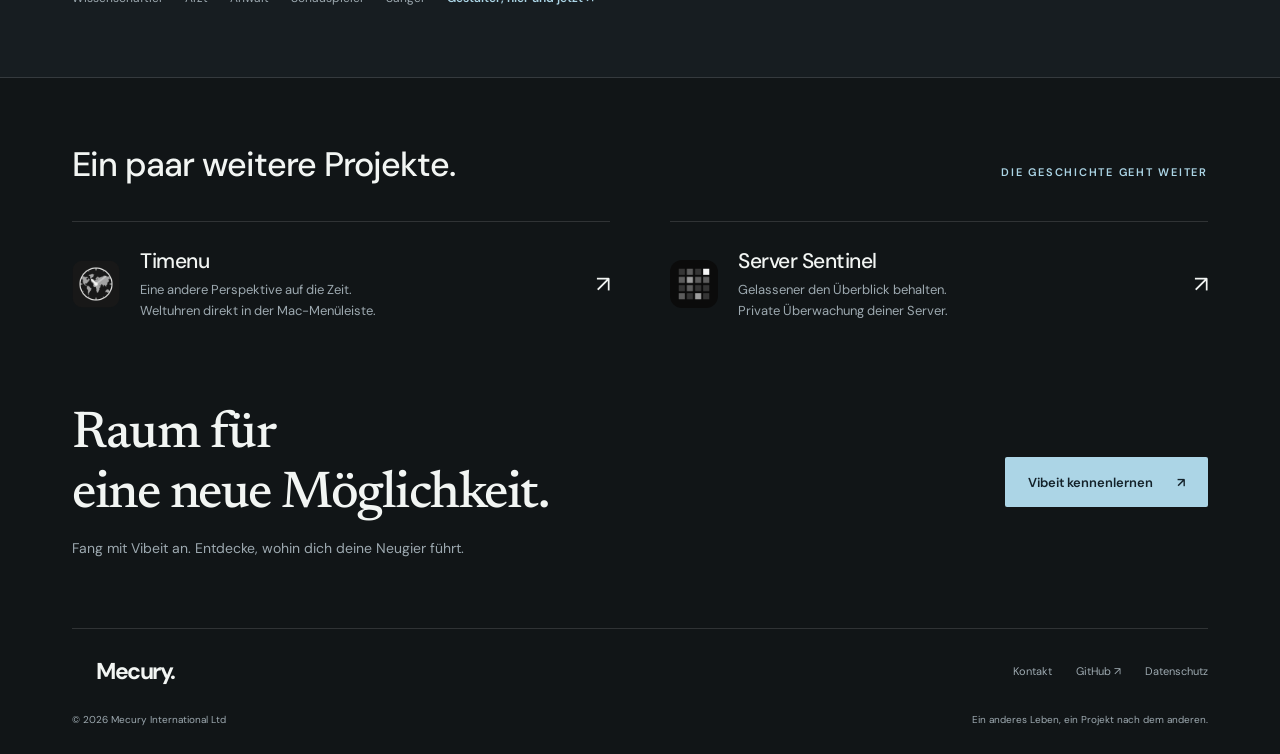
<file: de/index.html>
<!doctype html>
<html lang="de" dir="ltr"><head><meta charset="utf-8"><meta name="viewport" content="width=device-width,initial-scale=1"><title>Mecury — Ein anderes Leben nimmt Gestalt an</title><meta name="description" content="Die Welt von Zhi Luo, Molekular- und Computerbiologe und Absolvent des Imperial College London. Entdecke Vibeit, die iPad-IDE, die er sich einst wünschte."><meta name="theme-color" content="#111517"><link rel="canonical" href="https://www.mecury.co.uk/de/"><link rel="alternate" hreflang="en" href="https://www.mecury.co.uk/"><link rel="alternate" hreflang="fr" href="https://www.mecury.co.uk/fr/"><link rel="alternate" hreflang="de" href="https://www.mecury.co.uk/de/"><link rel="alternate" hreflang="th" href="https://www.mecury.co.uk/th/"><link rel="alternate" hreflang="ja" href="https://www.mecury.co.uk/ja/"><link rel="alternate" hreflang="ko" href="https://www.mecury.co.uk/ko/"><link rel="alternate" hreflang="zh-Hans" href="https://www.mecury.co.uk/zh-hans/"><link rel="alternate" hreflang="zh-Hant" href="https://www.mecury.co.uk/zh-hant/"><link rel="alternate" hreflang="es" href="https://www.mecury.co.uk/es/"><link rel="alternate" hreflang="ar" href="https://www.mecury.co.uk/ar/"><link rel="alternate" hreflang="it" href="https://www.mecury.co.uk/it/"><link rel="alternate" hreflang="x-default" href="https://www.mecury.co.uk/"><meta property="og:type" content="website"><meta property="og:site_name" content="Mecury"><meta property="og:title" content="Mecury — Ein anderes Leben nimmt Gestalt an"><meta property="og:description" content="Die Welt von Zhi Luo, Molekular- und Computerbiologe und Absolvent des Imperial College London. Entdecke Vibeit, die iPad-IDE, die er sich einst wünschte."><meta property="og:url" content="https://www.mecury.co.uk/de/"><meta property="og:image" content="https://www.mecury.co.uk/assets/home/portrait-creative.png"><meta property="og:image:alt" content="Zhi Luo im Profil mit blauen Kopfhörern"><meta name="twitter:card" content="summary_large_image"><link rel="icon" href="/assets/home/favicon.svg"><link rel="stylesheet" href="/home.css"><script type="application/ld+json">{"@context": "https://schema.org", "@graph": [{"@type": "WebSite", "@id": "https://www.mecury.co.uk/#website", "url": "https://www.mecury.co.uk/", "name": "Mecury", "publisher": {"@id": "https://www.mecury.co.uk/#organization"}, "inLanguage": ["en", "fr", "de", "th", "ja", "ko", "zh-Hans", "zh-Hant", "es", "ar", "it"]}, {"@type": "WebPage", "@id": "https://www.mecury.co.uk/de/#webpage", "url": "https://www.mecury.co.uk/de/", "name": "Mecury — Ein anderes Leben nimmt Gestalt an", "description": "Die Welt von Zhi Luo, Molekular- und Computerbiologe und Absolvent des Imperial College London. Entdecke Vibeit, die iPad-IDE, die er sich einst wünschte.", "inLanguage": "de", "isPartOf": {"@id": "https://www.mecury.co.uk/#website"}, "about": {"@id": "https://www.mecury.co.uk/#zhiluo"}}, {"@type": "Organization", "@id": "https://www.mecury.co.uk/#organization", "name": "Mecury International Ltd", "url": "https://www.mecury.co.uk/", "founder": {"@id": "https://www.mecury.co.uk/#zhiluo"}}, {"@type": "Person", "@id": "https://www.mecury.co.uk/#zhiluo", "name": "Zhi Luo", "jobTitle": "Molekular- und Computerbiologe", "alumniOf": {"@type": "CollegeOrUniversity", "name": "Imperial College London"}, "sameAs": ["https://github.com/zhiluo20"]}]}</script><script src="/home.js" defer></script></head>
<body class="b"><a class="skip" href="#main">Zum Inhalt springen</a>
<header class="wrap nav"><a class="wordmark" href="/de/" aria-label="Mecury"><bdi dir="ltr">Mecury.</bdi></a><nav class="nav-links" aria-label="Mecury"><a href="#vibeit">Vibeit</a><a href="#story">Meine Geschichte</a><a href="#projects">Weitere Projekte</a></nav><details class="lang-menu"><summary aria-label="Sprache auswählen"><svg viewBox="0 0 24 24" fill="none" stroke="currentColor" stroke-width="1.4" aria-hidden="true"><circle cx="12" cy="12" r="9"/><ellipse cx="12" cy="12" rx="4" ry="9"/><path d="M3 12h18"/></svg><span dir="ltr">DE</span><span aria-hidden="true">⌄</span></summary><div class="lang-options"><a href="/" lang="en" hreflang="en" aria-label="English" ><span>English</span><small dir="ltr">EN</small></a><a href="/fr/" lang="fr" hreflang="fr" aria-label="Français" ><span>Français</span><small dir="ltr">FR</small></a><a href="/de/" lang="de" hreflang="de" aria-label="Deutsch" aria-current=page><span>Deutsch</span><small dir="ltr">DE</small></a><a href="/th/" lang="th" hreflang="th" aria-label="ไทย" ><span>ไทย</span><small dir="ltr">TH</small></a><a href="/ja/" lang="ja" hreflang="ja" aria-label="日本語" ><span>日本語</span><small dir="ltr">JA</small></a><a href="/ko/" lang="ko" hreflang="ko" aria-label="한국어" ><span>한국어</span><small dir="ltr">KO</small></a><a href="/zh-hans/" lang="zh-Hans" hreflang="zh-Hans" aria-label="简体中文" ><span>简体中文</span><small dir="ltr">简</small></a><a href="/zh-hant/" lang="zh-Hant" hreflang="zh-Hant" aria-label="繁體中文" ><span>繁體中文</span><small dir="ltr">繁</small></a><a href="/es/" lang="es" hreflang="es" aria-label="Español" ><span>Español</span><small dir="ltr">ES</small></a><a href="/ar/" lang="ar" hreflang="ar" aria-label="العربية" ><span>العربية</span><small dir="ltr">AR</small></a><a href="/it/" lang="it" hreflang="it" aria-label="Italiano" ><span>Italiano</span><small dir="ltr">IT</small></a></div></details></header>
<main>
<section class="wrap hero" id="main"><figure class="hero-photo"><img src="/assets/home/portrait-creative.png" alt="Zhi Luo im Profil mit blauen Kopfhörern" width="1536" height="1024" fetchpriority="high"></figure><div class="hero-copy"><p class="eyebrow">Mecury / Ein paralleles Leben</p><h1>Ein anderes Leben.<br><em>Selbst geschaffen.</em></h1><p class="hero-intro">Ich bin Zhi. Wissenschaftler mit mehr als einem Leben im Kopf. Hier fange ich an, die anderen zu gestalten.</p><div class="cta-row"><a class="primary" href="https://www.mecury.co.uk/vibeit/">Vibeit entdecken<span aria-hidden="true">↗</span></a><a class="text-link" href="#story">Meine Geschichte<span aria-hidden="true">↓</span></a></div><div class="identity"><strong><bdi dir="ltr">Zhi Luo</bdi></strong>Molekular- und Computerbiologe<br>Absolvent des Imperial College London</div><a class="hero-product" href="#vibeit"><img src="/assets/home/vibeit-device.png" alt="Vibeit auf dem iPad mit Python-Code, Wellenform und Spektrogramm" width="1477" height="1065"><div><p class="eyebrow">Das erste Kapitel</p><h2><bdi dir="ltr">Vibeit Studio</bdi></h2><p>Ein alter Wunsch. Eine echte App.</p></div><span class="arrow" aria-hidden="true">↗</span></a></div><div class="hero-bottom"><span>Wissenschaft × Software × Möglichkeiten</span><span class="hairline" aria-hidden="true"></span><a href="#vibeit">Zum ersten Kapitel ↓</a></div></section>
<section class="wrap vibeit-section" id="vibeit"><div class="vibeit-head"><div><div class="product-label"><img src="/assets/home/vibeit-icon.png" alt="" width="38" height="38" loading="lazy"><span dir="ltr">Vibeit Studio</span></div><h2>Ich habe die iPad-IDE gebaut,<br>die ich mir einst wünschte.</h2></div><div class="product-intro"><p>Am Anfang standen ein Student, ein iPad und eine Frage: Warum kann ich meine Python-Arbeit nicht hier erledigen?</p><p>Vibeit ist meine Antwort.</p></div></div><figure class="product-stage"><img class="device" src="/assets/home/vibeit-device.png" alt="Vibeit auf dem iPad mit Python-Code, Wellenform und Spektrogramm" width="1477" height="1065" loading="lazy"></figure><div class="product-foot"><div class="specs"><span>Echtes Python auf dem Gerät</span><span>Interaktive Notebooks</span><span>Für Apple Chips entwickelt</span></div><a class="text-link" href="https://www.mecury.co.uk/vibeit/">Die App entdecken<span aria-hidden="true">↗</span></a></div></section>
<section class="wrap story" id="story"><p class="eyebrow muted">01 / Wie Vibeit entstand</p><h2>Manche Ideen bleiben,<br>bis man sie Wirklichkeit werden lässt.</h2><div class="story-steps"><article class="story-step"><span class="number"><bdi dir="ltr">01</bdi> — Der Wunsch</span><h3>Ein Tablet voller Möglichkeiten.</h3><p>Auf meinem ersten iPad sammelte ich Notizen und Skizzen. Als Student wollte ich darauf auch Python schreiben und biologische Daten analysieren. Die passende IDE fand ich nicht.</p></article><article class="story-step"><span class="number"><bdi dir="ltr">02</bdi> — Die Entscheidung</span><h3>Das gewünschte Werkzeug selbst bauen.</h3><p>Der Gedanke ließ mich nicht los. Daraus wurde Vibeit: ein echter Arbeitsplatz für Code, Notebooks und wissenschaftliche Entdeckungen, direkt auf dem Gerät.</p></article><article class="story-step"><span class="number"><bdi dir="ltr">03</bdi> — Die Möglichkeiten</span><h3>Die Hardware weiterdenken.</h3><p>Chips der M-Serie bringen mehr Rechenleistung aufs iPad. Mit Vibeit kann ich sie im Alltag nutzen. Und eine alte Idee bekommt eine Zukunft, die über meine eigenen Bedürfnisse hinausgeht.</p></article></div></section>
<section class="possibilities" id="zhiluo"><div class="wrap possibility-grid"><div><p class="eyebrow">02 / Die anderen Leben</p><h2>Raum für das,<br>was ich noch werden könnte.</h2><div class="about-copy"><p>Ich bin Molekular- und Computerbiologe und Absolvent des Imperial College London. Ich liebe die Wissenschaft. Mich reizen aber auch Welten, die ich noch nicht erlebt habe: Medizin, Recht, Schauspiel und Musik.</p><p>Mecury ist der Name, den ich einem dieser parallelen Leben gegeben habe. In meiner Freizeit kann ich damit anfangen, ein Stück Software nach dem anderen.</p></div><div class="career-list"><span class="">Wissenschaftler</span><span class="">Arzt</span><span class="">Anwalt</span><span class="">Schauspieler</span><span class="">Sänger</span><span class="current">Gestalter, hier und jetzt ↗</span></div></div><figure><img class="formal-photo" src="/assets/home/portrait-formal.jpg" alt="Porträt von Zhi Luo in einem Tweed-Jackett" width="1086" height="1448" loading="lazy"><figcaption class="photo-caption"><span dir="ltr">Zhi Luo</span><span>Der Wissenschaftler und der Gestalter</span></figcaption></figure></div></section>
<section class="wrap other-projects" id="projects"><div class="section-heading"><h2>Ein paar weitere Projekte.</h2><span class="eyebrow">Die Geschichte geht weiter</span></div><div class="other-grid"><a class="project-row" href="https://www.mecury.co.uk/timenu/"><img src="/assets/home/timenu-icon.png" alt="" width="48" height="48" loading="lazy"><div><h3><bdi dir="ltr">Timenu</bdi></h3><p>Eine andere Perspektive auf die Zeit.<br>Weltuhren direkt in der Mac-Menüleiste.</p></div><span class="arrow" aria-hidden="true">↗</span></a><a class="project-row" href="https://www.mecury.co.uk/server-sentinel/"><img src="/assets/home/server-sentinel-icon.png" alt="" width="48" height="48" loading="lazy"><div><h3><bdi dir="ltr">Server Sentinel</bdi></h3><p>Gelassener den Überblick behalten.<br>Private Überwachung deiner Server.</p></div><span class="arrow" aria-hidden="true">↗</span></a></div></section>
<section class="wrap closing"><div><h2>Raum für<br>eine neue Möglichkeit.</h2><p>Fang mit Vibeit an. Entdecke, wohin dich deine Neugier führt.</p></div><a class="primary" href="https://www.mecury.co.uk/vibeit/">Vibeit kennenlernen<span aria-hidden="true">↗</span></a></section>
</main><footer class="wrap"><div class="footer"><a class="wordmark" href="/de/" dir="ltr">Mecury.</a><div><a href="https://www.mecury.co.uk/vibeit/support.html">Kontakt</a><a href="https://github.com/zhiluo20"><bdi dir="ltr">GitHub ↗</bdi></a><a href="https://www.mecury.co.uk/privacy.html">Datenschutz</a></div></div><div class="footer-bottom"><span dir="ltr">© 2026 Mecury International Ltd</span><span>Ein anderes Leben, ein Projekt nach dem anderen.</span></div></footer>
</body></html>
</file>
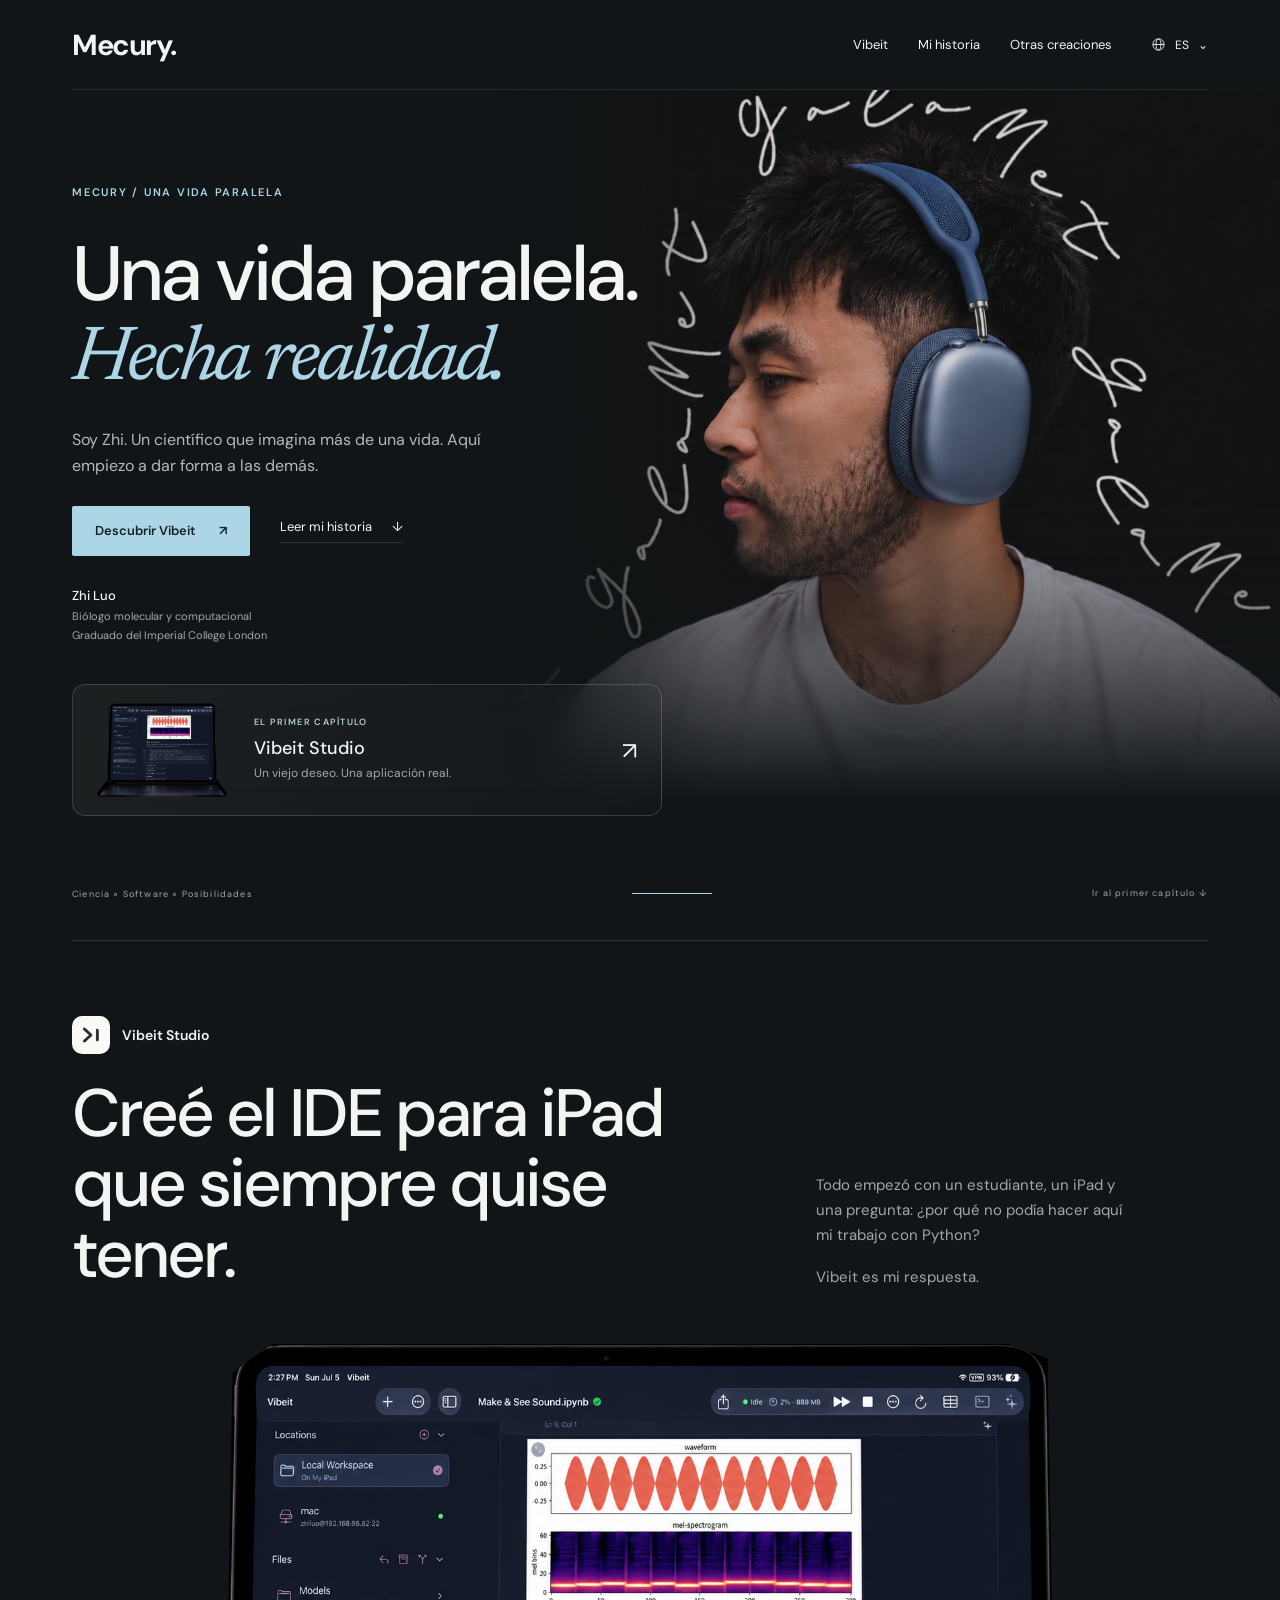
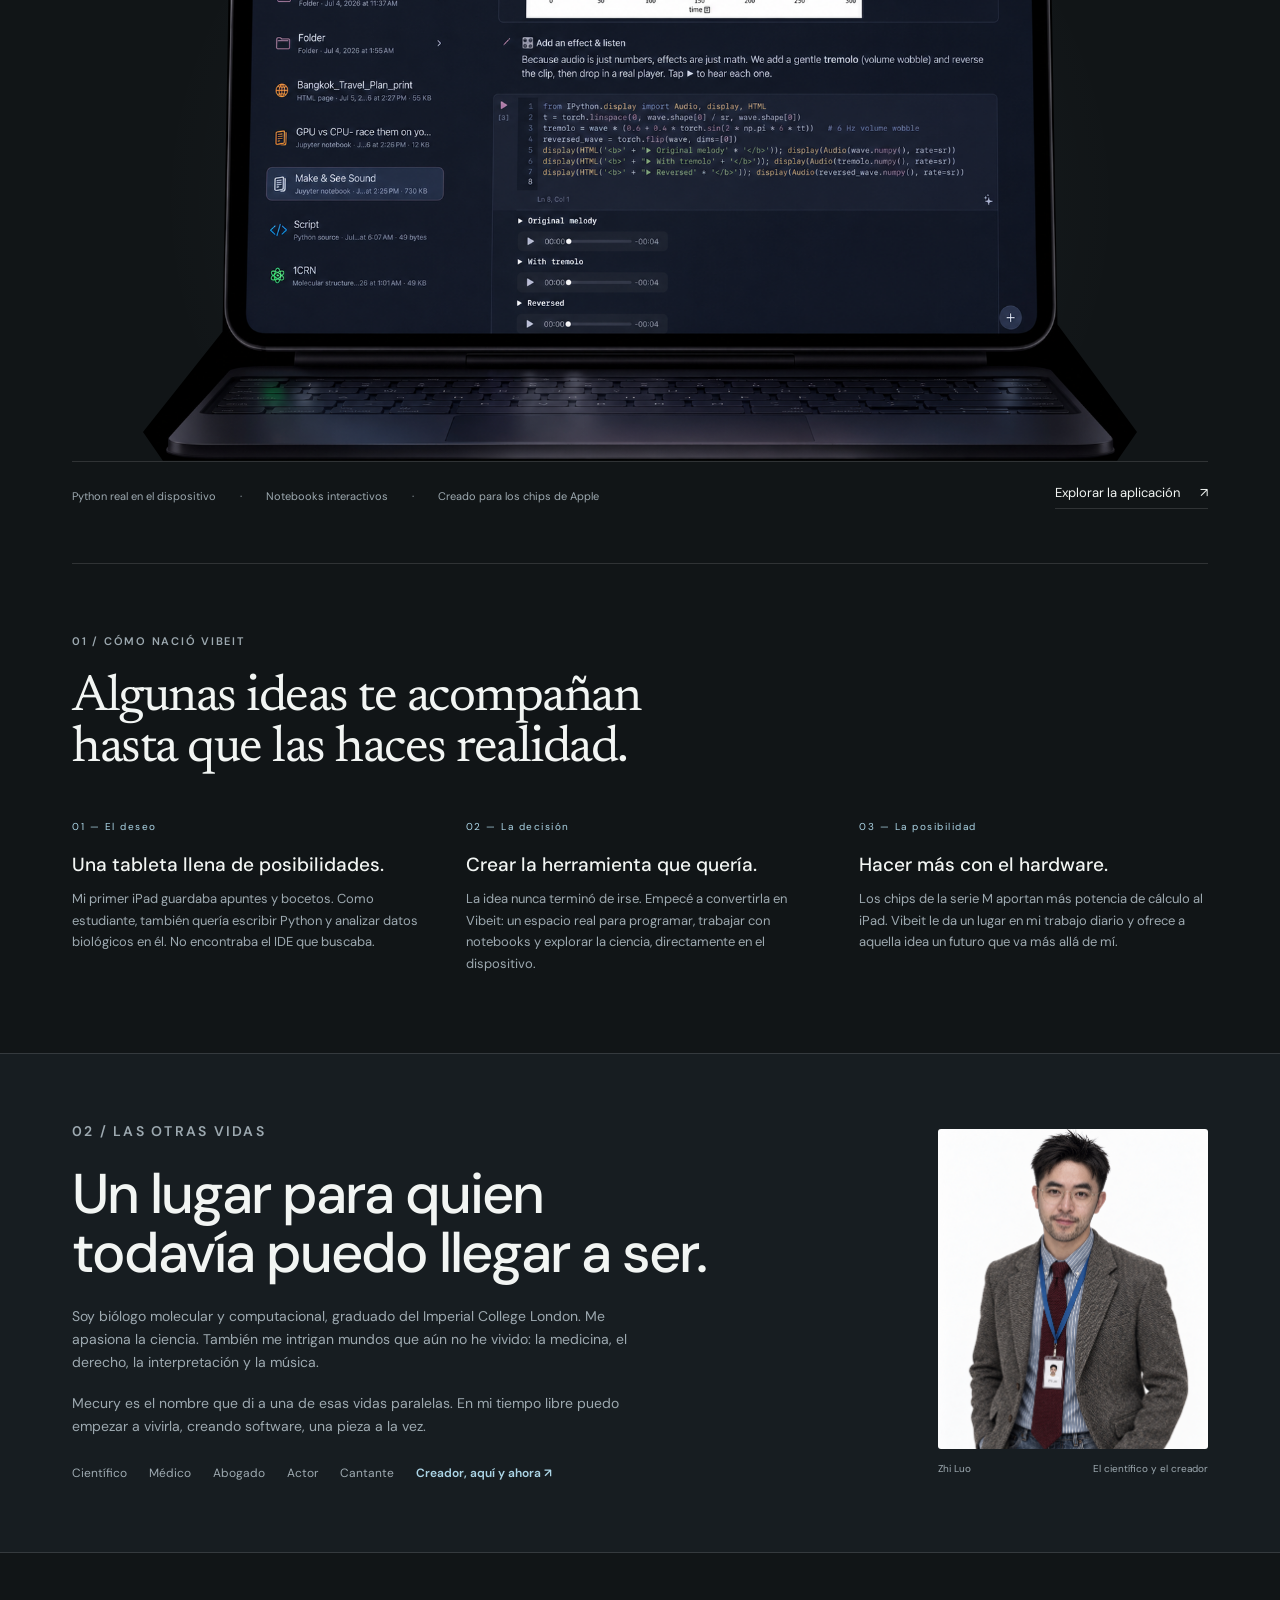
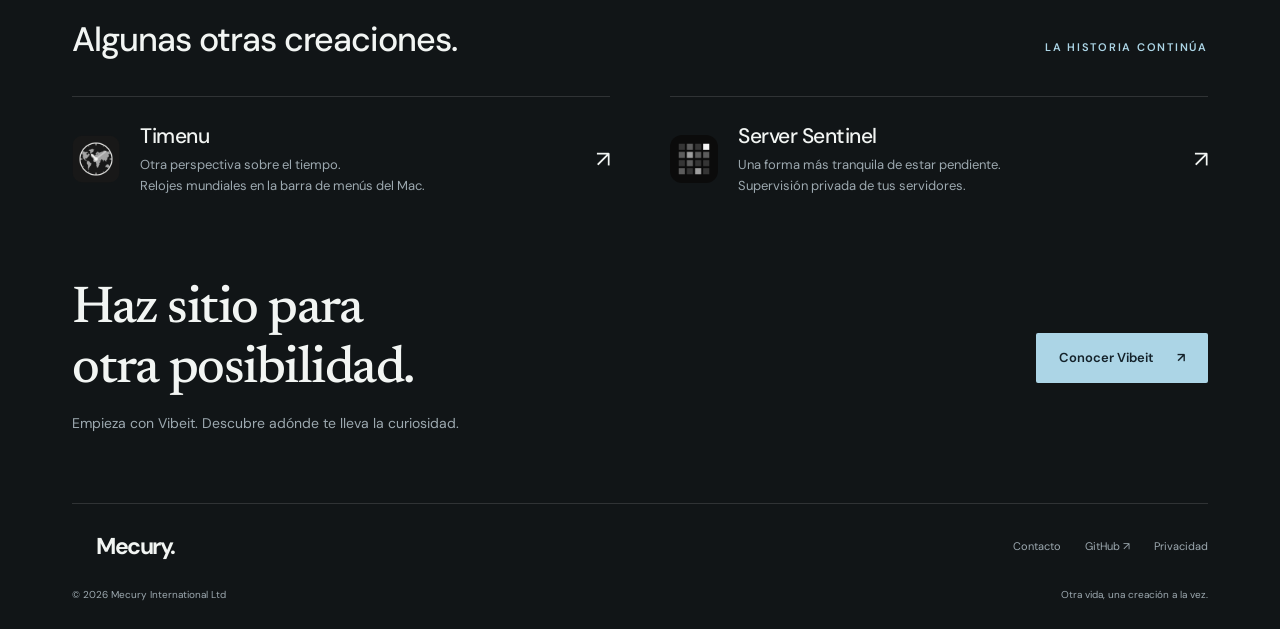
<file: es/index.html>
<!doctype html>
<html lang="es" dir="ltr"><head><meta charset="utf-8"><meta name="viewport" content="width=device-width,initial-scale=1"><title>Mecury — Una vida paralela, hecha realidad</title><meta name="description" content="El mundo de Zhi Luo, biólogo molecular y computacional graduado del Imperial College London. Descubre Vibeit, el IDE para iPad que siempre quiso tener."><meta name="theme-color" content="#111517"><link rel="canonical" href="https://www.mecury.co.uk/es/"><link rel="alternate" hreflang="en" href="https://www.mecury.co.uk/"><link rel="alternate" hreflang="fr" href="https://www.mecury.co.uk/fr/"><link rel="alternate" hreflang="de" href="https://www.mecury.co.uk/de/"><link rel="alternate" hreflang="th" href="https://www.mecury.co.uk/th/"><link rel="alternate" hreflang="ja" href="https://www.mecury.co.uk/ja/"><link rel="alternate" hreflang="ko" href="https://www.mecury.co.uk/ko/"><link rel="alternate" hreflang="zh-Hans" href="https://www.mecury.co.uk/zh-hans/"><link rel="alternate" hreflang="zh-Hant" href="https://www.mecury.co.uk/zh-hant/"><link rel="alternate" hreflang="es" href="https://www.mecury.co.uk/es/"><link rel="alternate" hreflang="ar" href="https://www.mecury.co.uk/ar/"><link rel="alternate" hreflang="it" href="https://www.mecury.co.uk/it/"><link rel="alternate" hreflang="x-default" href="https://www.mecury.co.uk/"><meta property="og:type" content="website"><meta property="og:site_name" content="Mecury"><meta property="og:title" content="Mecury — Una vida paralela, hecha realidad"><meta property="og:description" content="El mundo de Zhi Luo, biólogo molecular y computacional graduado del Imperial College London. Descubre Vibeit, el IDE para iPad que siempre quiso tener."><meta property="og:url" content="https://www.mecury.co.uk/es/"><meta property="og:image" content="https://www.mecury.co.uk/assets/home/portrait-creative.png"><meta property="og:image:alt" content="Zhi Luo de perfil con auriculares azules"><meta name="twitter:card" content="summary_large_image"><link rel="icon" href="/assets/home/favicon.svg"><link rel="stylesheet" href="/home.css"><script type="application/ld+json">{"@context": "https://schema.org", "@graph": [{"@type": "WebSite", "@id": "https://www.mecury.co.uk/#website", "url": "https://www.mecury.co.uk/", "name": "Mecury", "publisher": {"@id": "https://www.mecury.co.uk/#organization"}, "inLanguage": ["en", "fr", "de", "th", "ja", "ko", "zh-Hans", "zh-Hant", "es", "ar", "it"]}, {"@type": "WebPage", "@id": "https://www.mecury.co.uk/es/#webpage", "url": "https://www.mecury.co.uk/es/", "name": "Mecury — Una vida paralela, hecha realidad", "description": "El mundo de Zhi Luo, biólogo molecular y computacional graduado del Imperial College London. Descubre Vibeit, el IDE para iPad que siempre quiso tener.", "inLanguage": "es", "isPartOf": {"@id": "https://www.mecury.co.uk/#website"}, "about": {"@id": "https://www.mecury.co.uk/#zhiluo"}}, {"@type": "Organization", "@id": "https://www.mecury.co.uk/#organization", "name": "Mecury International Ltd", "url": "https://www.mecury.co.uk/", "founder": {"@id": "https://www.mecury.co.uk/#zhiluo"}}, {"@type": "Person", "@id": "https://www.mecury.co.uk/#zhiluo", "name": "Zhi Luo", "jobTitle": "Biólogo molecular y computacional", "alumniOf": {"@type": "CollegeOrUniversity", "name": "Imperial College London"}, "sameAs": ["https://github.com/zhiluo20"]}]}</script><script src="/home.js" defer></script></head>
<body class="b"><a class="skip" href="#main">Ir al contenido</a>
<header class="wrap nav"><a class="wordmark" href="/es/" aria-label="Mecury"><bdi dir="ltr">Mecury.</bdi></a><nav class="nav-links" aria-label="Mecury"><a href="#vibeit">Vibeit</a><a href="#story">Mi historia</a><a href="#projects">Otras creaciones</a></nav><details class="lang-menu"><summary aria-label="Elegir idioma"><svg viewBox="0 0 24 24" fill="none" stroke="currentColor" stroke-width="1.4" aria-hidden="true"><circle cx="12" cy="12" r="9"/><ellipse cx="12" cy="12" rx="4" ry="9"/><path d="M3 12h18"/></svg><span dir="ltr">ES</span><span aria-hidden="true">⌄</span></summary><div class="lang-options"><a href="/" lang="en" hreflang="en" aria-label="English" ><span>English</span><small dir="ltr">EN</small></a><a href="/fr/" lang="fr" hreflang="fr" aria-label="Français" ><span>Français</span><small dir="ltr">FR</small></a><a href="/de/" lang="de" hreflang="de" aria-label="Deutsch" ><span>Deutsch</span><small dir="ltr">DE</small></a><a href="/th/" lang="th" hreflang="th" aria-label="ไทย" ><span>ไทย</span><small dir="ltr">TH</small></a><a href="/ja/" lang="ja" hreflang="ja" aria-label="日本語" ><span>日本語</span><small dir="ltr">JA</small></a><a href="/ko/" lang="ko" hreflang="ko" aria-label="한국어" ><span>한국어</span><small dir="ltr">KO</small></a><a href="/zh-hans/" lang="zh-Hans" hreflang="zh-Hans" aria-label="简体中文" ><span>简体中文</span><small dir="ltr">简</small></a><a href="/zh-hant/" lang="zh-Hant" hreflang="zh-Hant" aria-label="繁體中文" ><span>繁體中文</span><small dir="ltr">繁</small></a><a href="/es/" lang="es" hreflang="es" aria-label="Español" aria-current=page><span>Español</span><small dir="ltr">ES</small></a><a href="/ar/" lang="ar" hreflang="ar" aria-label="العربية" ><span>العربية</span><small dir="ltr">AR</small></a><a href="/it/" lang="it" hreflang="it" aria-label="Italiano" ><span>Italiano</span><small dir="ltr">IT</small></a></div></details></header>
<main>
<section class="wrap hero" id="main"><figure class="hero-photo"><img src="/assets/home/portrait-creative.png" alt="Zhi Luo de perfil con auriculares azules" width="1536" height="1024" fetchpriority="high"></figure><div class="hero-copy"><p class="eyebrow">Mecury / Una vida paralela</p><h1>Una vida paralela.<br><em>Hecha realidad.</em></h1><p class="hero-intro">Soy Zhi. Un científico que imagina más de una vida. Aquí empiezo a dar forma a las demás.</p><div class="cta-row"><a class="primary" href="https://www.mecury.co.uk/vibeit/">Descubrir Vibeit<span aria-hidden="true">↗</span></a><a class="text-link" href="#story">Leer mi historia<span aria-hidden="true">↓</span></a></div><div class="identity"><strong><bdi dir="ltr">Zhi Luo</bdi></strong>Biólogo molecular y computacional<br>Graduado del Imperial College London</div><a class="hero-product" href="#vibeit"><img src="/assets/home/vibeit-device.png" alt="Vibeit en iPad con código Python, una forma de onda y un espectrograma" width="1477" height="1065"><div><p class="eyebrow">El primer capítulo</p><h2><bdi dir="ltr">Vibeit Studio</bdi></h2><p>Un viejo deseo. Una aplicación real.</p></div><span class="arrow" aria-hidden="true">↗</span></a></div><div class="hero-bottom"><span>Ciencia × Software × Posibilidades</span><span class="hairline" aria-hidden="true"></span><a href="#vibeit">Ir al primer capítulo ↓</a></div></section>
<section class="wrap vibeit-section" id="vibeit"><div class="vibeit-head"><div><div class="product-label"><img src="/assets/home/vibeit-icon.png" alt="" width="38" height="38" loading="lazy"><span dir="ltr">Vibeit Studio</span></div><h2>Creé el IDE para iPad<br>que siempre quise tener.</h2></div><div class="product-intro"><p>Todo empezó con un estudiante, un iPad y una pregunta: ¿por qué no podía hacer aquí mi trabajo con Python?</p><p>Vibeit es mi respuesta.</p></div></div><figure class="product-stage"><img class="device" src="/assets/home/vibeit-device.png" alt="Vibeit en iPad con código Python, una forma de onda y un espectrograma" width="1477" height="1065" loading="lazy"></figure><div class="product-foot"><div class="specs"><span>Python real en el dispositivo</span><span>Notebooks interactivos</span><span>Creado para los chips de Apple</span></div><a class="text-link" href="https://www.mecury.co.uk/vibeit/">Explorar la aplicación<span aria-hidden="true">↗</span></a></div></section>
<section class="wrap story" id="story"><p class="eyebrow muted">01 / Cómo nació Vibeit</p><h2>Algunas ideas te acompañan<br>hasta que las haces realidad.</h2><div class="story-steps"><article class="story-step"><span class="number"><bdi dir="ltr">01</bdi> — El deseo</span><h3>Una tableta llena de posibilidades.</h3><p>Mi primer iPad guardaba apuntes y bocetos. Como estudiante, también quería escribir Python y analizar datos biológicos en él. No encontraba el IDE que buscaba.</p></article><article class="story-step"><span class="number"><bdi dir="ltr">02</bdi> — La decisión</span><h3>Crear la herramienta que quería.</h3><p>La idea nunca terminó de irse. Empecé a convertirla en Vibeit: un espacio real para programar, trabajar con notebooks y explorar la ciencia, directamente en el dispositivo.</p></article><article class="story-step"><span class="number"><bdi dir="ltr">03</bdi> — La posibilidad</span><h3>Hacer más con el hardware.</h3><p>Los chips de la serie M aportan más potencia de cálculo al iPad. Vibeit le da un lugar en mi trabajo diario y ofrece a aquella idea un futuro que va más allá de mí.</p></article></div></section>
<section class="possibilities" id="zhiluo"><div class="wrap possibility-grid"><div><p class="eyebrow">02 / Las otras vidas</p><h2>Un lugar para quien<br>todavía puedo llegar a ser.</h2><div class="about-copy"><p>Soy biólogo molecular y computacional, graduado del Imperial College London. Me apasiona la ciencia. También me intrigan mundos que aún no he vivido: la medicina, el derecho, la interpretación y la música.</p><p>Mecury es el nombre que di a una de esas vidas paralelas. En mi tiempo libre puedo empezar a vivirla, creando software, una pieza a la vez.</p></div><div class="career-list"><span class="">Científico</span><span class="">Médico</span><span class="">Abogado</span><span class="">Actor</span><span class="">Cantante</span><span class="current">Creador, aquí y ahora ↗</span></div></div><figure><img class="formal-photo" src="/assets/home/portrait-formal.jpg" alt="Retrato de Zhi Luo con una chaqueta de tweed" width="1086" height="1448" loading="lazy"><figcaption class="photo-caption"><span dir="ltr">Zhi Luo</span><span>El científico y el creador</span></figcaption></figure></div></section>
<section class="wrap other-projects" id="projects"><div class="section-heading"><h2>Algunas otras creaciones.</h2><span class="eyebrow">La historia continúa</span></div><div class="other-grid"><a class="project-row" href="https://www.mecury.co.uk/timenu/"><img src="/assets/home/timenu-icon.png" alt="" width="48" height="48" loading="lazy"><div><h3><bdi dir="ltr">Timenu</bdi></h3><p>Otra perspectiva sobre el tiempo.<br>Relojes mundiales en la barra de menús del Mac.</p></div><span class="arrow" aria-hidden="true">↗</span></a><a class="project-row" href="https://www.mecury.co.uk/server-sentinel/"><img src="/assets/home/server-sentinel-icon.png" alt="" width="48" height="48" loading="lazy"><div><h3><bdi dir="ltr">Server Sentinel</bdi></h3><p>Una forma más tranquila de estar pendiente.<br>Supervisión privada de tus servidores.</p></div><span class="arrow" aria-hidden="true">↗</span></a></div></section>
<section class="wrap closing"><div><h2>Haz sitio para<br>otra posibilidad.</h2><p>Empieza con Vibeit. Descubre adónde te lleva la curiosidad.</p></div><a class="primary" href="https://www.mecury.co.uk/vibeit/">Conocer Vibeit<span aria-hidden="true">↗</span></a></section>
</main><footer class="wrap"><div class="footer"><a class="wordmark" href="/es/" dir="ltr">Mecury.</a><div><a href="https://www.mecury.co.uk/vibeit/support.html">Contacto</a><a href="https://github.com/zhiluo20"><bdi dir="ltr">GitHub ↗</bdi></a><a href="https://www.mecury.co.uk/privacy.html">Privacidad</a></div></div><div class="footer-bottom"><span dir="ltr">© 2026 Mecury International Ltd</span><span>Otra vida, una creación a la vez.</span></div></footer>
</body></html>
</file>
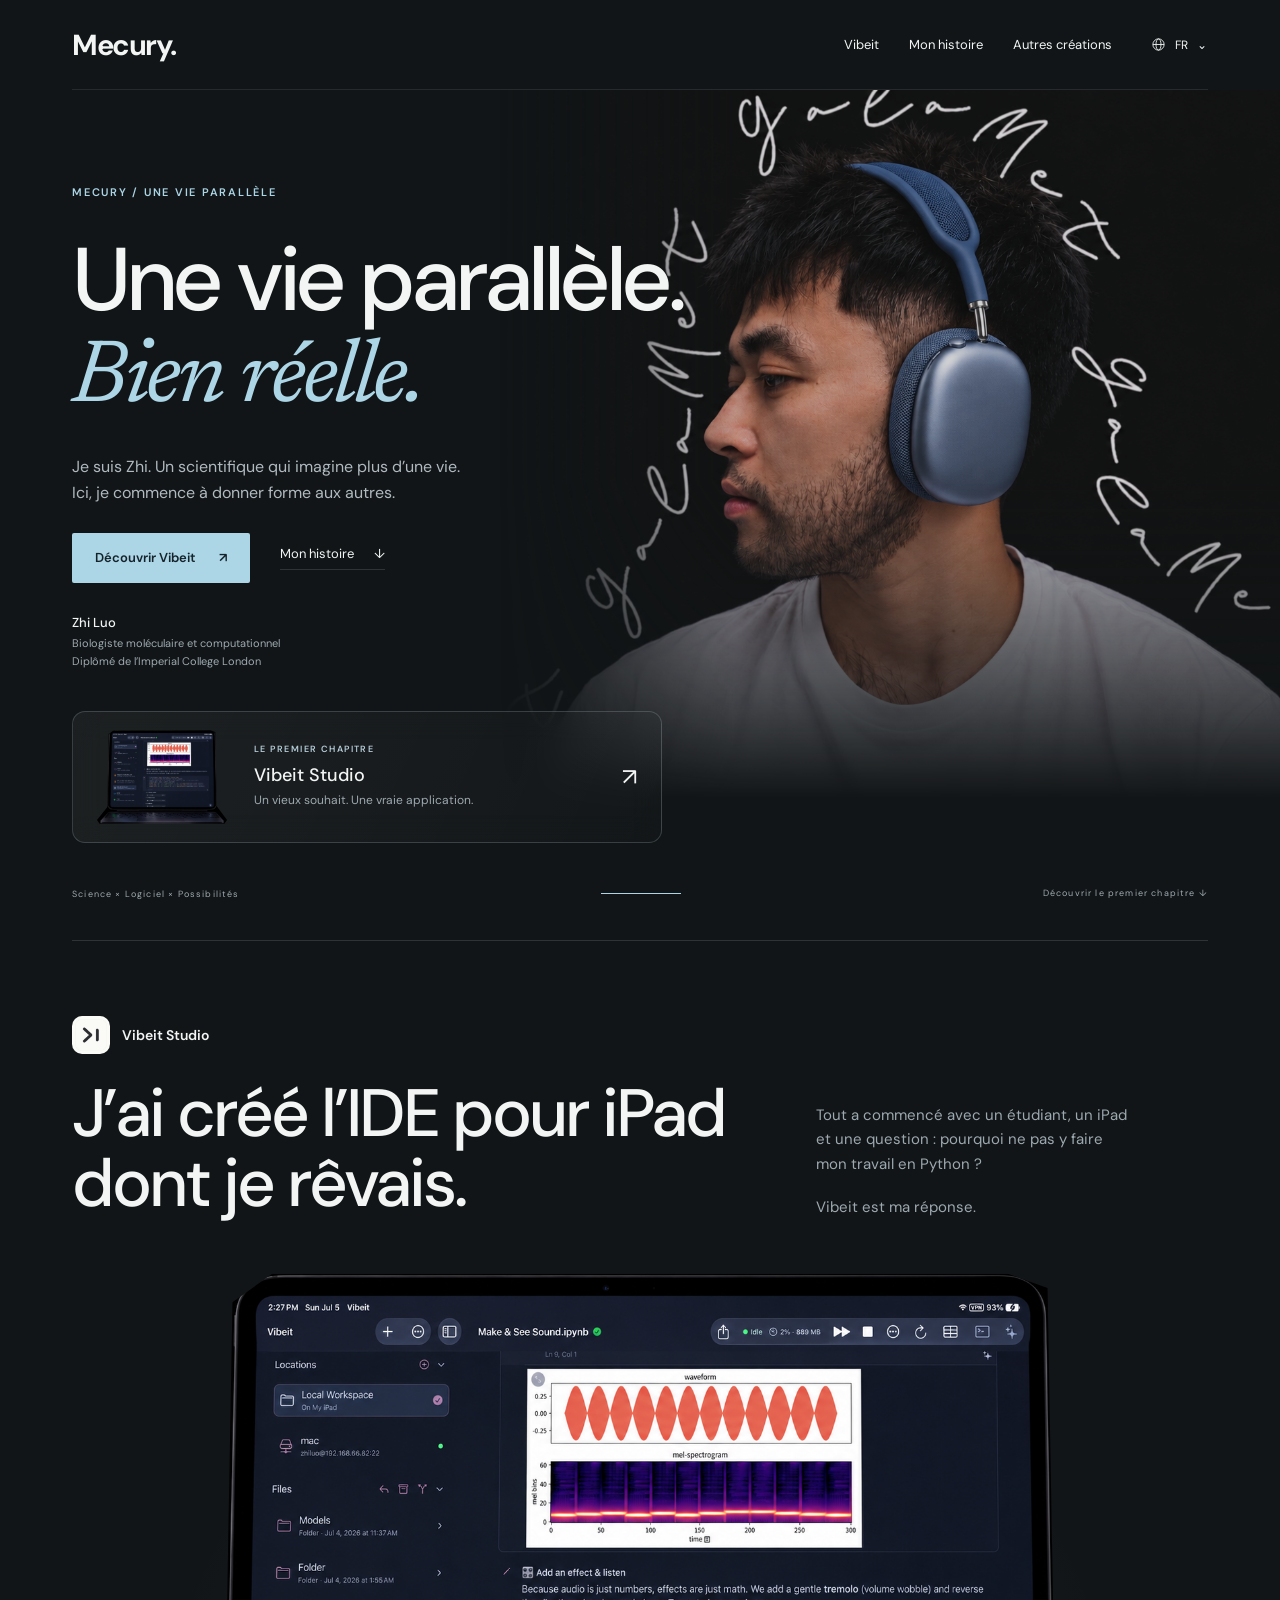
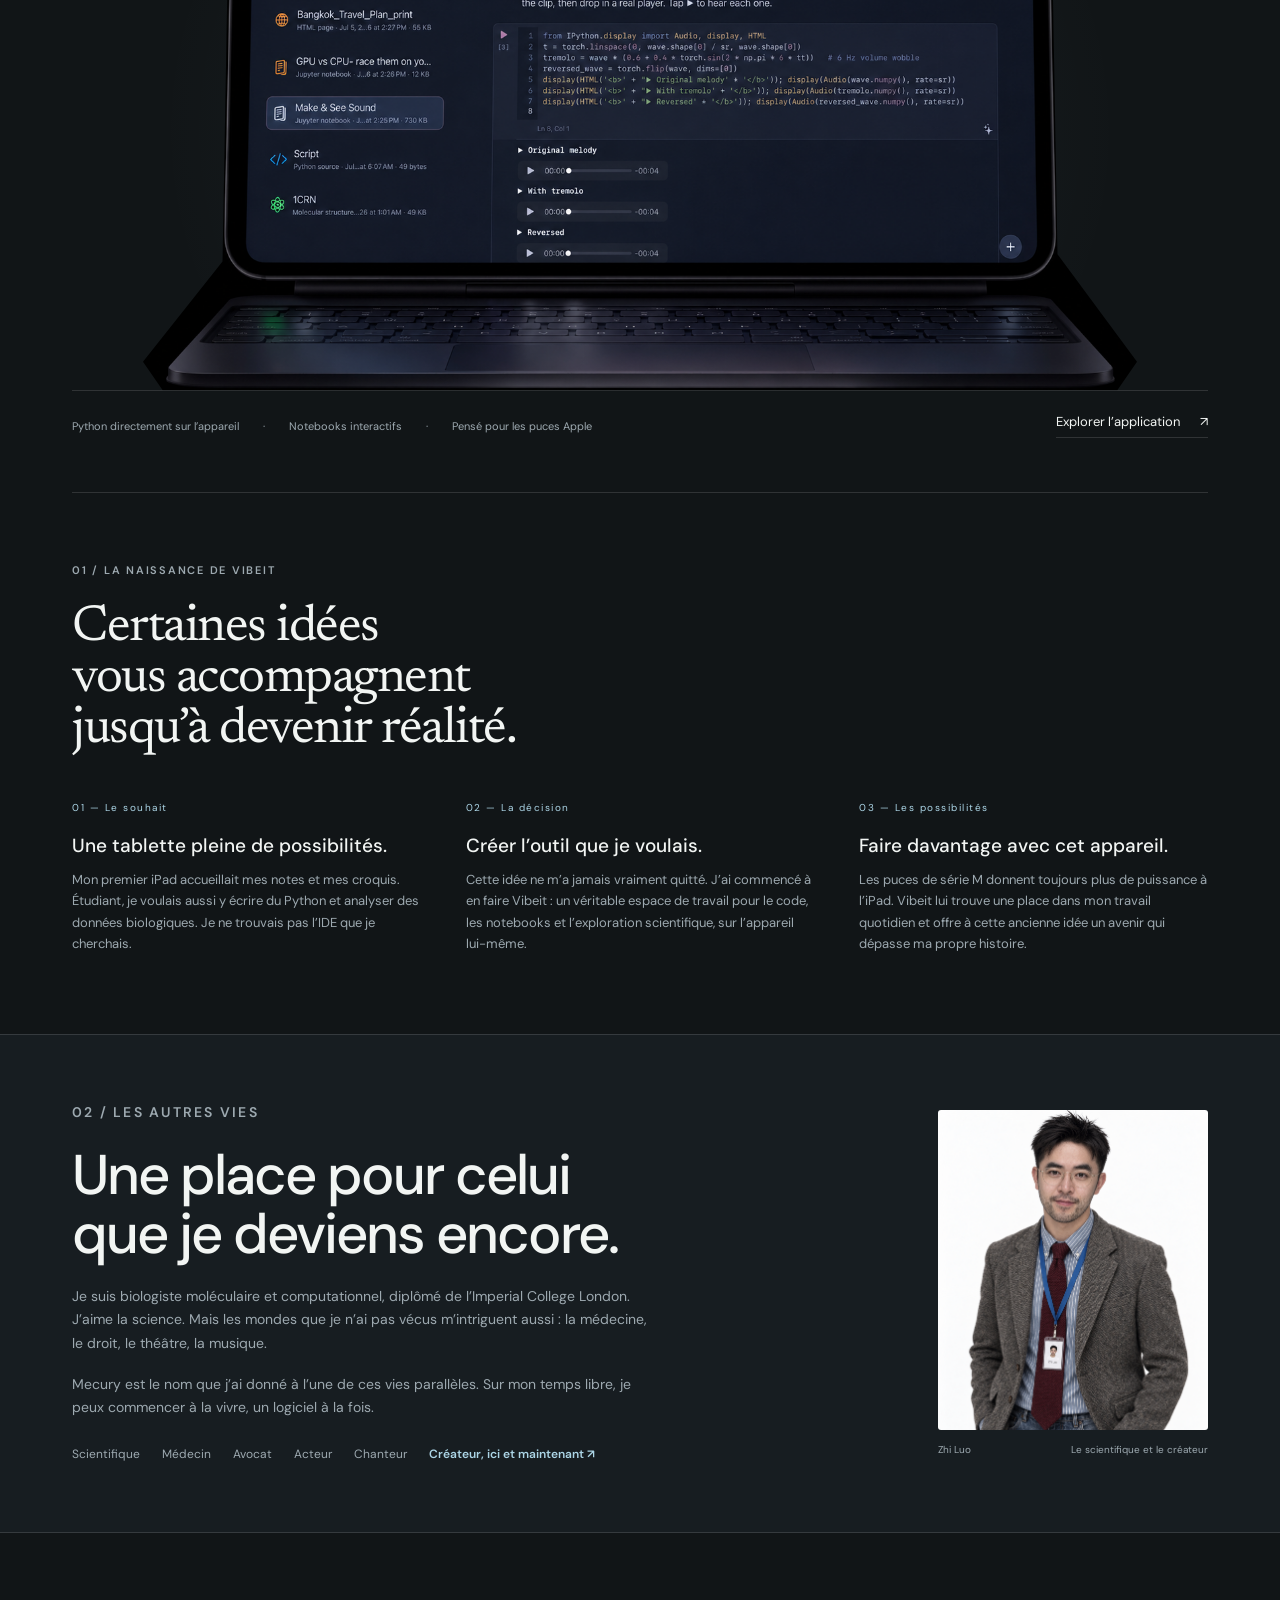
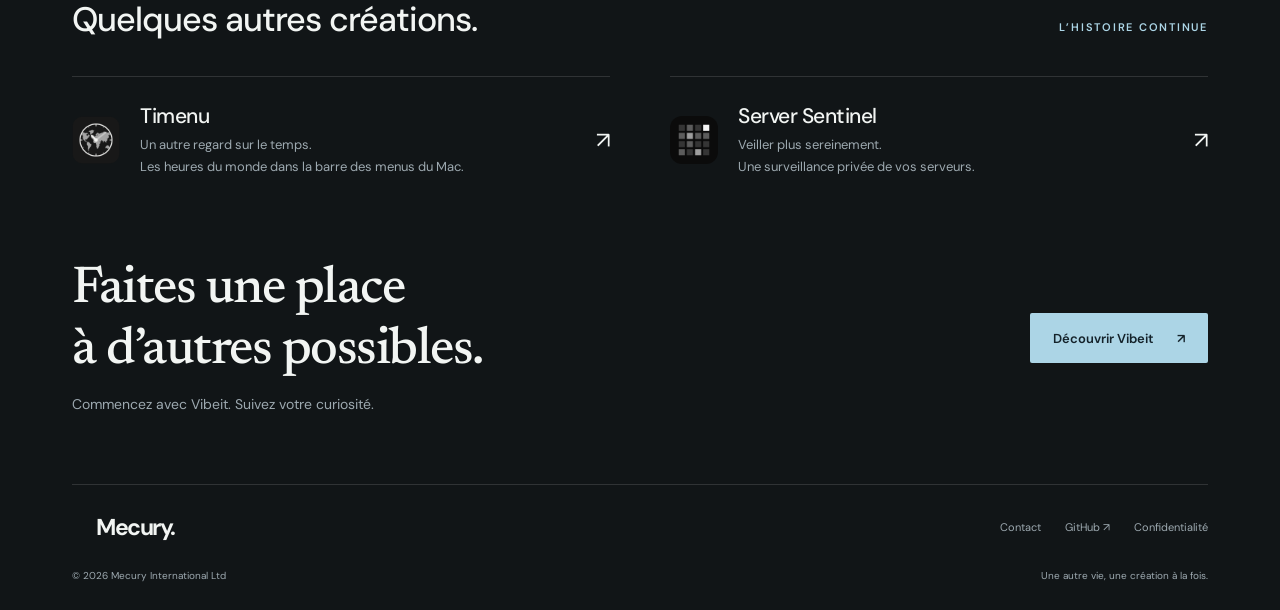
<file: fr/index.html>
<!doctype html>
<html lang="fr" dir="ltr"><head><meta charset="utf-8"><meta name="viewport" content="width=device-width,initial-scale=1"><title>Mecury — Une vie parallèle, bien réelle</title><meta name="description" content="L’univers de Zhi Luo, biologiste moléculaire et computationnel diplômé de l’Imperial College London. Découvrez Vibeit, l’IDE pour iPad dont il rêvait."><meta name="theme-color" content="#111517"><link rel="canonical" href="https://www.mecury.co.uk/fr/"><link rel="alternate" hreflang="en" href="https://www.mecury.co.uk/"><link rel="alternate" hreflang="fr" href="https://www.mecury.co.uk/fr/"><link rel="alternate" hreflang="de" href="https://www.mecury.co.uk/de/"><link rel="alternate" hreflang="th" href="https://www.mecury.co.uk/th/"><link rel="alternate" hreflang="ja" href="https://www.mecury.co.uk/ja/"><link rel="alternate" hreflang="ko" href="https://www.mecury.co.uk/ko/"><link rel="alternate" hreflang="zh-Hans" href="https://www.mecury.co.uk/zh-hans/"><link rel="alternate" hreflang="zh-Hant" href="https://www.mecury.co.uk/zh-hant/"><link rel="alternate" hreflang="es" href="https://www.mecury.co.uk/es/"><link rel="alternate" hreflang="ar" href="https://www.mecury.co.uk/ar/"><link rel="alternate" hreflang="it" href="https://www.mecury.co.uk/it/"><link rel="alternate" hreflang="x-default" href="https://www.mecury.co.uk/"><meta property="og:type" content="website"><meta property="og:site_name" content="Mecury"><meta property="og:title" content="Mecury — Une vie parallèle, bien réelle"><meta property="og:description" content="L’univers de Zhi Luo, biologiste moléculaire et computationnel diplômé de l’Imperial College London. Découvrez Vibeit, l’IDE pour iPad dont il rêvait."><meta property="og:url" content="https://www.mecury.co.uk/fr/"><meta property="og:image" content="https://www.mecury.co.uk/assets/home/portrait-creative.png"><meta property="og:image:alt" content="Zhi Luo de profil avec un casque bleu"><meta name="twitter:card" content="summary_large_image"><link rel="icon" href="/assets/home/favicon.svg"><link rel="stylesheet" href="/home.css"><script type="application/ld+json">{"@context": "https://schema.org", "@graph": [{"@type": "WebSite", "@id": "https://www.mecury.co.uk/#website", "url": "https://www.mecury.co.uk/", "name": "Mecury", "publisher": {"@id": "https://www.mecury.co.uk/#organization"}, "inLanguage": ["en", "fr", "de", "th", "ja", "ko", "zh-Hans", "zh-Hant", "es", "ar", "it"]}, {"@type": "WebPage", "@id": "https://www.mecury.co.uk/fr/#webpage", "url": "https://www.mecury.co.uk/fr/", "name": "Mecury — Une vie parallèle, bien réelle", "description": "L’univers de Zhi Luo, biologiste moléculaire et computationnel diplômé de l’Imperial College London. Découvrez Vibeit, l’IDE pour iPad dont il rêvait.", "inLanguage": "fr", "isPartOf": {"@id": "https://www.mecury.co.uk/#website"}, "about": {"@id": "https://www.mecury.co.uk/#zhiluo"}}, {"@type": "Organization", "@id": "https://www.mecury.co.uk/#organization", "name": "Mecury International Ltd", "url": "https://www.mecury.co.uk/", "founder": {"@id": "https://www.mecury.co.uk/#zhiluo"}}, {"@type": "Person", "@id": "https://www.mecury.co.uk/#zhiluo", "name": "Zhi Luo", "jobTitle": "Biologiste moléculaire et computationnel", "alumniOf": {"@type": "CollegeOrUniversity", "name": "Imperial College London"}, "sameAs": ["https://github.com/zhiluo20"]}]}</script><script src="/home.js" defer></script></head>
<body class="b"><a class="skip" href="#main">Aller au contenu</a>
<header class="wrap nav"><a class="wordmark" href="/fr/" aria-label="Mecury"><bdi dir="ltr">Mecury.</bdi></a><nav class="nav-links" aria-label="Mecury"><a href="#vibeit">Vibeit</a><a href="#story">Mon histoire</a><a href="#projects">Autres créations</a></nav><details class="lang-menu"><summary aria-label="Choisir la langue"><svg viewBox="0 0 24 24" fill="none" stroke="currentColor" stroke-width="1.4" aria-hidden="true"><circle cx="12" cy="12" r="9"/><ellipse cx="12" cy="12" rx="4" ry="9"/><path d="M3 12h18"/></svg><span dir="ltr">FR</span><span aria-hidden="true">⌄</span></summary><div class="lang-options"><a href="/" lang="en" hreflang="en" aria-label="English" ><span>English</span><small dir="ltr">EN</small></a><a href="/fr/" lang="fr" hreflang="fr" aria-label="Français" aria-current=page><span>Français</span><small dir="ltr">FR</small></a><a href="/de/" lang="de" hreflang="de" aria-label="Deutsch" ><span>Deutsch</span><small dir="ltr">DE</small></a><a href="/th/" lang="th" hreflang="th" aria-label="ไทย" ><span>ไทย</span><small dir="ltr">TH</small></a><a href="/ja/" lang="ja" hreflang="ja" aria-label="日本語" ><span>日本語</span><small dir="ltr">JA</small></a><a href="/ko/" lang="ko" hreflang="ko" aria-label="한국어" ><span>한국어</span><small dir="ltr">KO</small></a><a href="/zh-hans/" lang="zh-Hans" hreflang="zh-Hans" aria-label="简体中文" ><span>简体中文</span><small dir="ltr">简</small></a><a href="/zh-hant/" lang="zh-Hant" hreflang="zh-Hant" aria-label="繁體中文" ><span>繁體中文</span><small dir="ltr">繁</small></a><a href="/es/" lang="es" hreflang="es" aria-label="Español" ><span>Español</span><small dir="ltr">ES</small></a><a href="/ar/" lang="ar" hreflang="ar" aria-label="العربية" ><span>العربية</span><small dir="ltr">AR</small></a><a href="/it/" lang="it" hreflang="it" aria-label="Italiano" ><span>Italiano</span><small dir="ltr">IT</small></a></div></details></header>
<main>
<section class="wrap hero" id="main"><figure class="hero-photo"><img src="/assets/home/portrait-creative.png" alt="Zhi Luo de profil avec un casque bleu" width="1536" height="1024" fetchpriority="high"></figure><div class="hero-copy"><p class="eyebrow">Mecury / Une vie parallèle</p><h1>Une vie parallèle.<br><em>Bien réelle.</em></h1><p class="hero-intro">Je suis Zhi. Un scientifique qui imagine plus d’une vie. Ici, je commence à donner forme aux autres.</p><div class="cta-row"><a class="primary" href="https://www.mecury.co.uk/vibeit/">Découvrir Vibeit<span aria-hidden="true">↗</span></a><a class="text-link" href="#story">Mon histoire<span aria-hidden="true">↓</span></a></div><div class="identity"><strong><bdi dir="ltr">Zhi Luo</bdi></strong>Biologiste moléculaire et computationnel<br>Diplômé de l’Imperial College London</div><a class="hero-product" href="#vibeit"><img src="/assets/home/vibeit-device.png" alt="Vibeit sur iPad : notebook Python, code, forme d’onde et spectrogramme" width="1477" height="1065"><div><p class="eyebrow">Le premier chapitre</p><h2><bdi dir="ltr">Vibeit Studio</bdi></h2><p>Un vieux souhait. Une vraie application.</p></div><span class="arrow" aria-hidden="true">↗</span></a></div><div class="hero-bottom"><span>Science × Logiciel × Possibilités</span><span class="hairline" aria-hidden="true"></span><a href="#vibeit">Découvrir le premier chapitre ↓</a></div></section>
<section class="wrap vibeit-section" id="vibeit"><div class="vibeit-head"><div><div class="product-label"><img src="/assets/home/vibeit-icon.png" alt="" width="38" height="38" loading="lazy"><span dir="ltr">Vibeit Studio</span></div><h2>J’ai créé l’IDE pour iPad<br>dont je rêvais.</h2></div><div class="product-intro"><p>Tout a commencé avec un étudiant, un iPad et une question : pourquoi ne pas y faire mon travail en Python ?</p><p>Vibeit est ma réponse.</p></div></div><figure class="product-stage"><img class="device" src="/assets/home/vibeit-device.png" alt="Vibeit sur iPad : notebook Python, code, forme d’onde et spectrogramme" width="1477" height="1065" loading="lazy"></figure><div class="product-foot"><div class="specs"><span>Python directement sur l’appareil</span><span>Notebooks interactifs</span><span>Pensé pour les puces Apple</span></div><a class="text-link" href="https://www.mecury.co.uk/vibeit/">Explorer l’application<span aria-hidden="true">↗</span></a></div></section>
<section class="wrap story" id="story"><p class="eyebrow muted">01 / La naissance de Vibeit</p><h2>Certaines idées vous accompagnent<br>jusqu’à devenir réalité.</h2><div class="story-steps"><article class="story-step"><span class="number"><bdi dir="ltr">01</bdi> — Le souhait</span><h3>Une tablette pleine de possibilités.</h3><p>Mon premier iPad accueillait mes notes et mes croquis. Étudiant, je voulais aussi y écrire du Python et analyser des données biologiques. Je ne trouvais pas l’IDE que je cherchais.</p></article><article class="story-step"><span class="number"><bdi dir="ltr">02</bdi> — La décision</span><h3>Créer l’outil que je voulais.</h3><p>Cette idée ne m’a jamais vraiment quitté. J’ai commencé à en faire Vibeit : un véritable espace de travail pour le code, les notebooks et l’exploration scientifique, sur l’appareil lui-même.</p></article><article class="story-step"><span class="number"><bdi dir="ltr">03</bdi> — Les possibilités</span><h3>Faire davantage avec cet appareil.</h3><p>Les puces de série M donnent toujours plus de puissance à l’iPad. Vibeit lui trouve une place dans mon travail quotidien et offre à cette ancienne idée un avenir qui dépasse ma propre histoire.</p></article></div></section>
<section class="possibilities" id="zhiluo"><div class="wrap possibility-grid"><div><p class="eyebrow">02 / Les autres vies</p><h2>Une place pour celui<br>que je deviens encore.</h2><div class="about-copy"><p>Je suis biologiste moléculaire et computationnel, diplômé de l’Imperial College London. J’aime la science. Mais les mondes que je n’ai pas vécus m’intriguent aussi : la médecine, le droit, le théâtre, la musique.</p><p>Mecury est le nom que j’ai donné à l’une de ces vies parallèles. Sur mon temps libre, je peux commencer à la vivre, un logiciel à la fois.</p></div><div class="career-list"><span class="">Scientifique</span><span class="">Médecin</span><span class="">Avocat</span><span class="">Acteur</span><span class="">Chanteur</span><span class="current">Créateur, ici et maintenant ↗</span></div></div><figure><img class="formal-photo" src="/assets/home/portrait-formal.jpg" alt="Portrait de Zhi Luo en veste de tweed" width="1086" height="1448" loading="lazy"><figcaption class="photo-caption"><span dir="ltr">Zhi Luo</span><span>Le scientifique et le créateur</span></figcaption></figure></div></section>
<section class="wrap other-projects" id="projects"><div class="section-heading"><h2>Quelques autres créations.</h2><span class="eyebrow">L’histoire continue</span></div><div class="other-grid"><a class="project-row" href="https://www.mecury.co.uk/timenu/"><img src="/assets/home/timenu-icon.png" alt="" width="48" height="48" loading="lazy"><div><h3><bdi dir="ltr">Timenu</bdi></h3><p>Un autre regard sur le temps.<br>Les heures du monde dans la barre des menus du Mac.</p></div><span class="arrow" aria-hidden="true">↗</span></a><a class="project-row" href="https://www.mecury.co.uk/server-sentinel/"><img src="/assets/home/server-sentinel-icon.png" alt="" width="48" height="48" loading="lazy"><div><h3><bdi dir="ltr">Server Sentinel</bdi></h3><p>Veiller plus sereinement.<br>Une surveillance privée de vos serveurs.</p></div><span class="arrow" aria-hidden="true">↗</span></a></div></section>
<section class="wrap closing"><div><h2>Faites une place<br>à d’autres possibles.</h2><p>Commencez avec Vibeit. Suivez votre curiosité.</p></div><a class="primary" href="https://www.mecury.co.uk/vibeit/">Découvrir Vibeit<span aria-hidden="true">↗</span></a></section>
</main><footer class="wrap"><div class="footer"><a class="wordmark" href="/fr/" dir="ltr">Mecury.</a><div><a href="https://www.mecury.co.uk/vibeit/support.html">Contact</a><a href="https://github.com/zhiluo20"><bdi dir="ltr">GitHub ↗</bdi></a><a href="https://www.mecury.co.uk/privacy.html">Confidentialité</a></div></div><div class="footer-bottom"><span dir="ltr">© 2026 Mecury International Ltd</span><span>Une autre vie, une création à la fois.</span></div></footer>
</body></html>
</file>
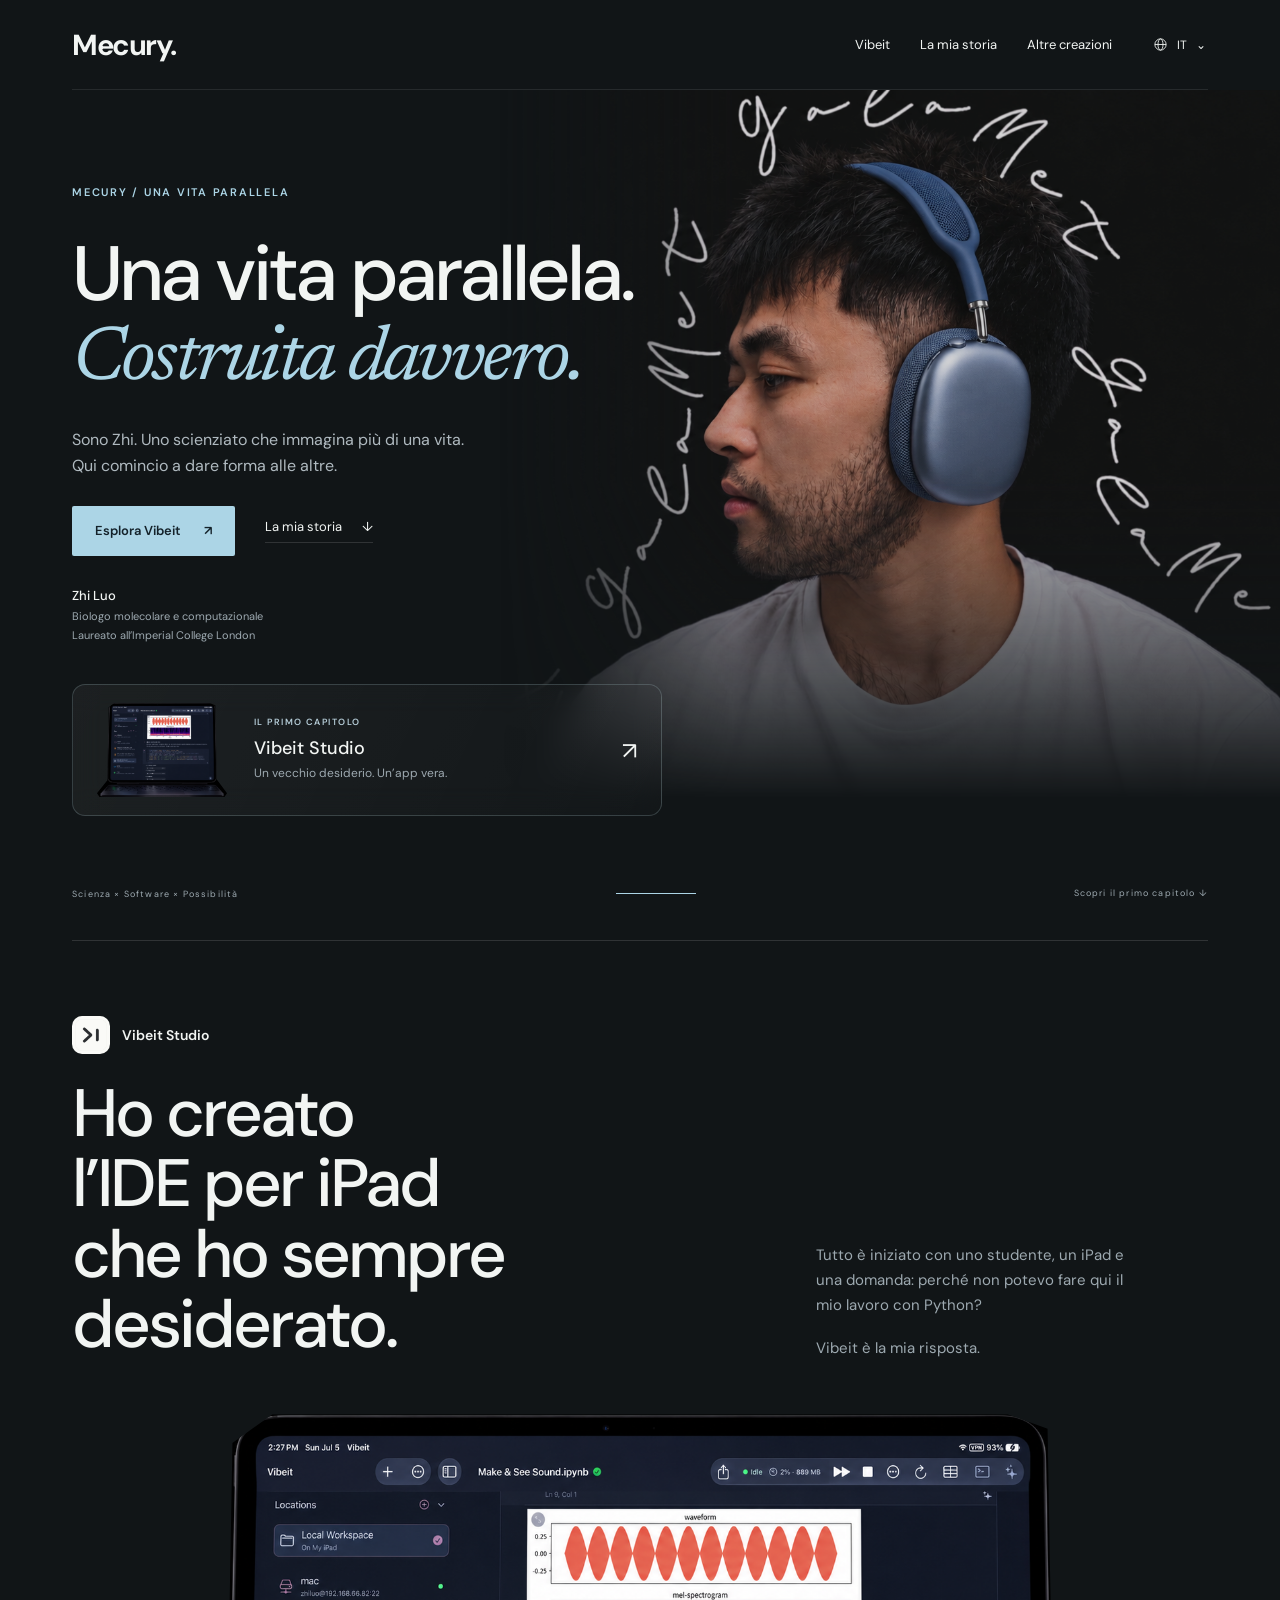
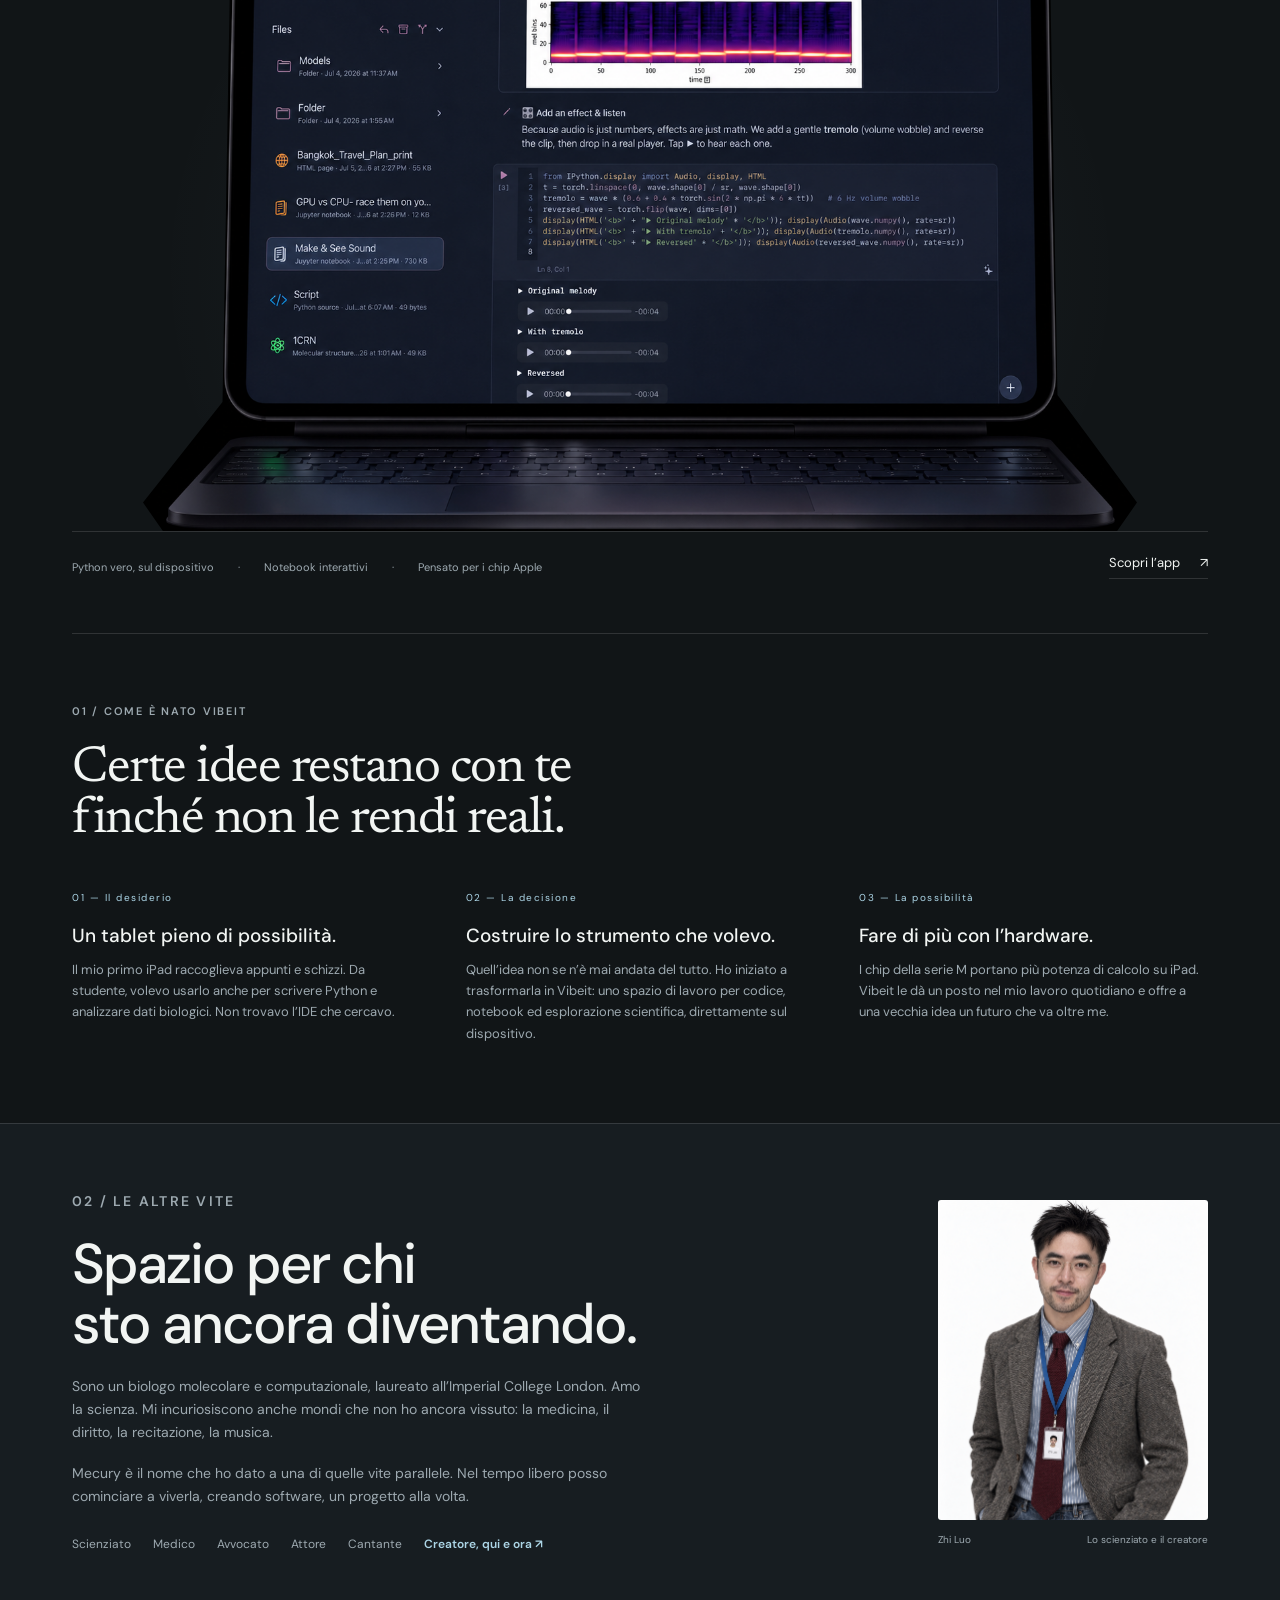
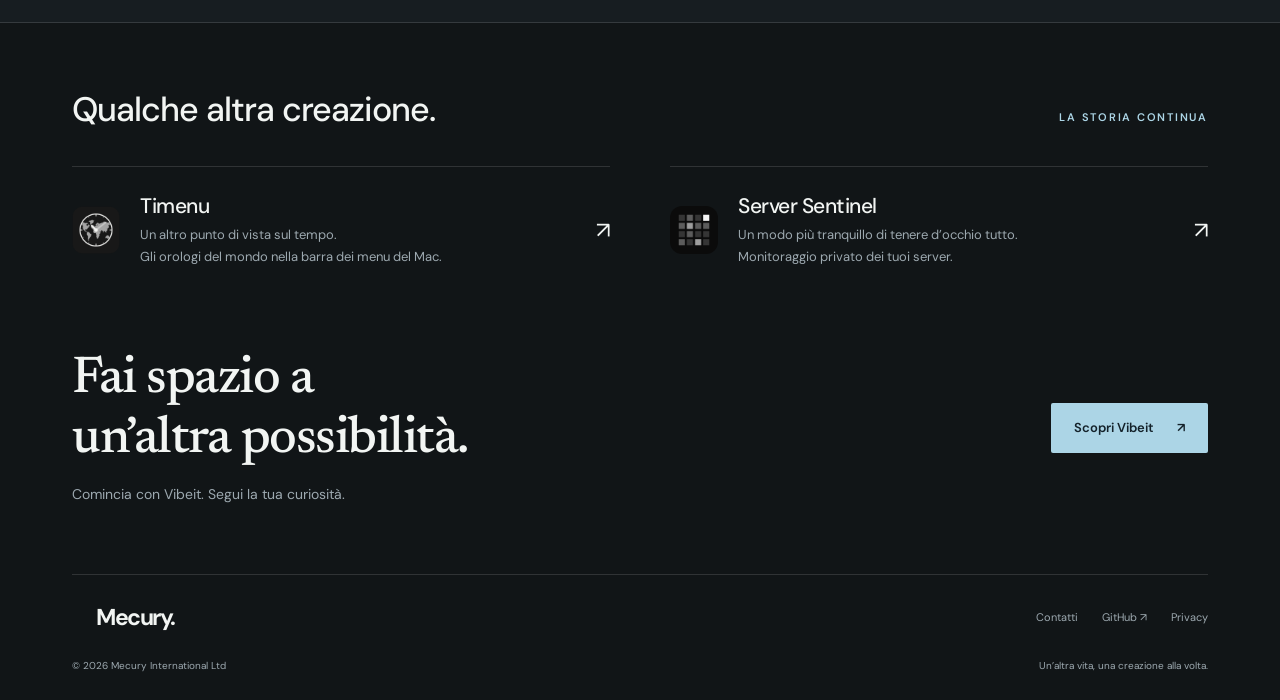
<file: it/index.html>
<!doctype html>
<html lang="it" dir="ltr"><head><meta charset="utf-8"><meta name="viewport" content="width=device-width,initial-scale=1"><title>Mecury — Una vita parallela, costruita davvero</title><meta name="description" content="Il mondo di Zhi Luo, biologo molecolare e computazionale laureato all’Imperial College London. Scopri Vibeit, l’IDE per iPad che desiderava da studente."><meta name="theme-color" content="#111517"><link rel="canonical" href="https://www.mecury.co.uk/it/"><link rel="alternate" hreflang="en" href="https://www.mecury.co.uk/"><link rel="alternate" hreflang="fr" href="https://www.mecury.co.uk/fr/"><link rel="alternate" hreflang="de" href="https://www.mecury.co.uk/de/"><link rel="alternate" hreflang="th" href="https://www.mecury.co.uk/th/"><link rel="alternate" hreflang="ja" href="https://www.mecury.co.uk/ja/"><link rel="alternate" hreflang="ko" href="https://www.mecury.co.uk/ko/"><link rel="alternate" hreflang="zh-Hans" href="https://www.mecury.co.uk/zh-hans/"><link rel="alternate" hreflang="zh-Hant" href="https://www.mecury.co.uk/zh-hant/"><link rel="alternate" hreflang="es" href="https://www.mecury.co.uk/es/"><link rel="alternate" hreflang="ar" href="https://www.mecury.co.uk/ar/"><link rel="alternate" hreflang="it" href="https://www.mecury.co.uk/it/"><link rel="alternate" hreflang="x-default" href="https://www.mecury.co.uk/"><meta property="og:type" content="website"><meta property="og:site_name" content="Mecury"><meta property="og:title" content="Mecury — Una vita parallela, costruita davvero"><meta property="og:description" content="Il mondo di Zhi Luo, biologo molecolare e computazionale laureato all’Imperial College London. Scopri Vibeit, l’IDE per iPad che desiderava da studente."><meta property="og:url" content="https://www.mecury.co.uk/it/"><meta property="og:image" content="https://www.mecury.co.uk/assets/home/portrait-creative.png"><meta property="og:image:alt" content="Zhi Luo di profilo con cuffie blu"><meta name="twitter:card" content="summary_large_image"><link rel="icon" href="/assets/home/favicon.svg"><link rel="stylesheet" href="/home.css"><script type="application/ld+json">{"@context": "https://schema.org", "@graph": [{"@type": "WebSite", "@id": "https://www.mecury.co.uk/#website", "url": "https://www.mecury.co.uk/", "name": "Mecury", "publisher": {"@id": "https://www.mecury.co.uk/#organization"}, "inLanguage": ["en", "fr", "de", "th", "ja", "ko", "zh-Hans", "zh-Hant", "es", "ar", "it"]}, {"@type": "WebPage", "@id": "https://www.mecury.co.uk/it/#webpage", "url": "https://www.mecury.co.uk/it/", "name": "Mecury — Una vita parallela, costruita davvero", "description": "Il mondo di Zhi Luo, biologo molecolare e computazionale laureato all’Imperial College London. Scopri Vibeit, l’IDE per iPad che desiderava da studente.", "inLanguage": "it", "isPartOf": {"@id": "https://www.mecury.co.uk/#website"}, "about": {"@id": "https://www.mecury.co.uk/#zhiluo"}}, {"@type": "Organization", "@id": "https://www.mecury.co.uk/#organization", "name": "Mecury International Ltd", "url": "https://www.mecury.co.uk/", "founder": {"@id": "https://www.mecury.co.uk/#zhiluo"}}, {"@type": "Person", "@id": "https://www.mecury.co.uk/#zhiluo", "name": "Zhi Luo", "jobTitle": "Biologo molecolare e computazionale", "alumniOf": {"@type": "CollegeOrUniversity", "name": "Imperial College London"}, "sameAs": ["https://github.com/zhiluo20"]}]}</script><script src="/home.js" defer></script></head>
<body class="b"><a class="skip" href="#main">Vai al contenuto</a>
<header class="wrap nav"><a class="wordmark" href="/it/" aria-label="Mecury"><bdi dir="ltr">Mecury.</bdi></a><nav class="nav-links" aria-label="Mecury"><a href="#vibeit">Vibeit</a><a href="#story">La mia storia</a><a href="#projects">Altre creazioni</a></nav><details class="lang-menu"><summary aria-label="Scegli la lingua"><svg viewBox="0 0 24 24" fill="none" stroke="currentColor" stroke-width="1.4" aria-hidden="true"><circle cx="12" cy="12" r="9"/><ellipse cx="12" cy="12" rx="4" ry="9"/><path d="M3 12h18"/></svg><span dir="ltr">IT</span><span aria-hidden="true">⌄</span></summary><div class="lang-options"><a href="/" lang="en" hreflang="en" aria-label="English" ><span>English</span><small dir="ltr">EN</small></a><a href="/fr/" lang="fr" hreflang="fr" aria-label="Français" ><span>Français</span><small dir="ltr">FR</small></a><a href="/de/" lang="de" hreflang="de" aria-label="Deutsch" ><span>Deutsch</span><small dir="ltr">DE</small></a><a href="/th/" lang="th" hreflang="th" aria-label="ไทย" ><span>ไทย</span><small dir="ltr">TH</small></a><a href="/ja/" lang="ja" hreflang="ja" aria-label="日本語" ><span>日本語</span><small dir="ltr">JA</small></a><a href="/ko/" lang="ko" hreflang="ko" aria-label="한국어" ><span>한국어</span><small dir="ltr">KO</small></a><a href="/zh-hans/" lang="zh-Hans" hreflang="zh-Hans" aria-label="简体中文" ><span>简体中文</span><small dir="ltr">简</small></a><a href="/zh-hant/" lang="zh-Hant" hreflang="zh-Hant" aria-label="繁體中文" ><span>繁體中文</span><small dir="ltr">繁</small></a><a href="/es/" lang="es" hreflang="es" aria-label="Español" ><span>Español</span><small dir="ltr">ES</small></a><a href="/ar/" lang="ar" hreflang="ar" aria-label="العربية" ><span>العربية</span><small dir="ltr">AR</small></a><a href="/it/" lang="it" hreflang="it" aria-label="Italiano" aria-current=page><span>Italiano</span><small dir="ltr">IT</small></a></div></details></header>
<main>
<section class="wrap hero" id="main"><figure class="hero-photo"><img src="/assets/home/portrait-creative.png" alt="Zhi Luo di profilo con cuffie blu" width="1536" height="1024" fetchpriority="high"></figure><div class="hero-copy"><p class="eyebrow">Mecury / Una vita parallela</p><h1>Una vita parallela.<br><em>Costruita davvero.</em></h1><p class="hero-intro">Sono Zhi. Uno scienziato che immagina più di una vita. Qui comincio a dare forma alle altre.</p><div class="cta-row"><a class="primary" href="https://www.mecury.co.uk/vibeit/">Esplora Vibeit<span aria-hidden="true">↗</span></a><a class="text-link" href="#story">La mia storia<span aria-hidden="true">↓</span></a></div><div class="identity"><strong><bdi dir="ltr">Zhi Luo</bdi></strong>Biologo molecolare e computazionale<br>Laureato all’Imperial College London</div><a class="hero-product" href="#vibeit"><img src="/assets/home/vibeit-device.png" alt="Vibeit su iPad con codice Python, una forma d’onda e uno spettrogramma" width="1477" height="1065"><div><p class="eyebrow">Il primo capitolo</p><h2><bdi dir="ltr">Vibeit Studio</bdi></h2><p>Un vecchio desiderio. Un’app vera.</p></div><span class="arrow" aria-hidden="true">↗</span></a></div><div class="hero-bottom"><span>Scienza × Software × Possibilità</span><span class="hairline" aria-hidden="true"></span><a href="#vibeit">Scopri il primo capitolo ↓</a></div></section>
<section class="wrap vibeit-section" id="vibeit"><div class="vibeit-head"><div><div class="product-label"><img src="/assets/home/vibeit-icon.png" alt="" width="38" height="38" loading="lazy"><span dir="ltr">Vibeit Studio</span></div><h2>Ho creato l’IDE per iPad<br>che ho sempre desiderato.</h2></div><div class="product-intro"><p>Tutto è iniziato con uno studente, un iPad e una domanda: perché non potevo fare qui il mio lavoro con Python?</p><p>Vibeit è la mia risposta.</p></div></div><figure class="product-stage"><img class="device" src="/assets/home/vibeit-device.png" alt="Vibeit su iPad con codice Python, una forma d’onda e uno spettrogramma" width="1477" height="1065" loading="lazy"></figure><div class="product-foot"><div class="specs"><span>Python vero, sul dispositivo</span><span>Notebook interattivi</span><span>Pensato per i chip Apple</span></div><a class="text-link" href="https://www.mecury.co.uk/vibeit/">Scopri l’app<span aria-hidden="true">↗</span></a></div></section>
<section class="wrap story" id="story"><p class="eyebrow muted">01 / Come è nato Vibeit</p><h2>Certe idee restano con te<br>finché non le rendi reali.</h2><div class="story-steps"><article class="story-step"><span class="number"><bdi dir="ltr">01</bdi> — Il desiderio</span><h3>Un tablet pieno di possibilità.</h3><p>Il mio primo iPad raccoglieva appunti e schizzi. Da studente, volevo usarlo anche per scrivere Python e analizzare dati biologici. Non trovavo l’IDE che cercavo.</p></article><article class="story-step"><span class="number"><bdi dir="ltr">02</bdi> — La decisione</span><h3>Costruire lo strumento che volevo.</h3><p>Quell’idea non se n’è mai andata del tutto. Ho iniziato a trasformarla in Vibeit: uno spazio di lavoro per codice, notebook ed esplorazione scientifica, direttamente sul dispositivo.</p></article><article class="story-step"><span class="number"><bdi dir="ltr">03</bdi> — La possibilità</span><h3>Fare di più con l’hardware.</h3><p>I chip della serie M portano più potenza di calcolo su iPad. Vibeit le dà un posto nel mio lavoro quotidiano e offre a una vecchia idea un futuro che va oltre me.</p></article></div></section>
<section class="possibilities" id="zhiluo"><div class="wrap possibility-grid"><div><p class="eyebrow">02 / Le altre vite</p><h2>Spazio per chi<br>sto ancora diventando.</h2><div class="about-copy"><p>Sono un biologo molecolare e computazionale, laureato all’Imperial College London. Amo la scienza. Mi incuriosiscono anche mondi che non ho ancora vissuto: la medicina, il diritto, la recitazione, la musica.</p><p>Mecury è il nome che ho dato a una di quelle vite parallele. Nel tempo libero posso cominciare a viverla, creando software, un progetto alla volta.</p></div><div class="career-list"><span class="">Scienziato</span><span class="">Medico</span><span class="">Avvocato</span><span class="">Attore</span><span class="">Cantante</span><span class="current">Creatore, qui e ora ↗</span></div></div><figure><img class="formal-photo" src="/assets/home/portrait-formal.jpg" alt="Ritratto di Zhi Luo con giacca di tweed" width="1086" height="1448" loading="lazy"><figcaption class="photo-caption"><span dir="ltr">Zhi Luo</span><span>Lo scienziato e il creatore</span></figcaption></figure></div></section>
<section class="wrap other-projects" id="projects"><div class="section-heading"><h2>Qualche altra creazione.</h2><span class="eyebrow">La storia continua</span></div><div class="other-grid"><a class="project-row" href="https://www.mecury.co.uk/timenu/"><img src="/assets/home/timenu-icon.png" alt="" width="48" height="48" loading="lazy"><div><h3><bdi dir="ltr">Timenu</bdi></h3><p>Un altro punto di vista sul tempo.<br>Gli orologi del mondo nella barra dei menu del Mac.</p></div><span class="arrow" aria-hidden="true">↗</span></a><a class="project-row" href="https://www.mecury.co.uk/server-sentinel/"><img src="/assets/home/server-sentinel-icon.png" alt="" width="48" height="48" loading="lazy"><div><h3><bdi dir="ltr">Server Sentinel</bdi></h3><p>Un modo più tranquillo di tenere d’occhio tutto.<br>Monitoraggio privato dei tuoi server.</p></div><span class="arrow" aria-hidden="true">↗</span></a></div></section>
<section class="wrap closing"><div><h2>Fai spazio a<br>un’altra possibilità.</h2><p>Comincia con Vibeit. Segui la tua curiosità.</p></div><a class="primary" href="https://www.mecury.co.uk/vibeit/">Scopri Vibeit<span aria-hidden="true">↗</span></a></section>
</main><footer class="wrap"><div class="footer"><a class="wordmark" href="/it/" dir="ltr">Mecury.</a><div><a href="https://www.mecury.co.uk/vibeit/support.html">Contatti</a><a href="https://github.com/zhiluo20"><bdi dir="ltr">GitHub ↗</bdi></a><a href="https://www.mecury.co.uk/privacy.html">Privacy</a></div></div><div class="footer-bottom"><span dir="ltr">© 2026 Mecury International Ltd</span><span>Un’altra vita, una creazione alla volta.</span></div></footer>
</body></html>
</file>
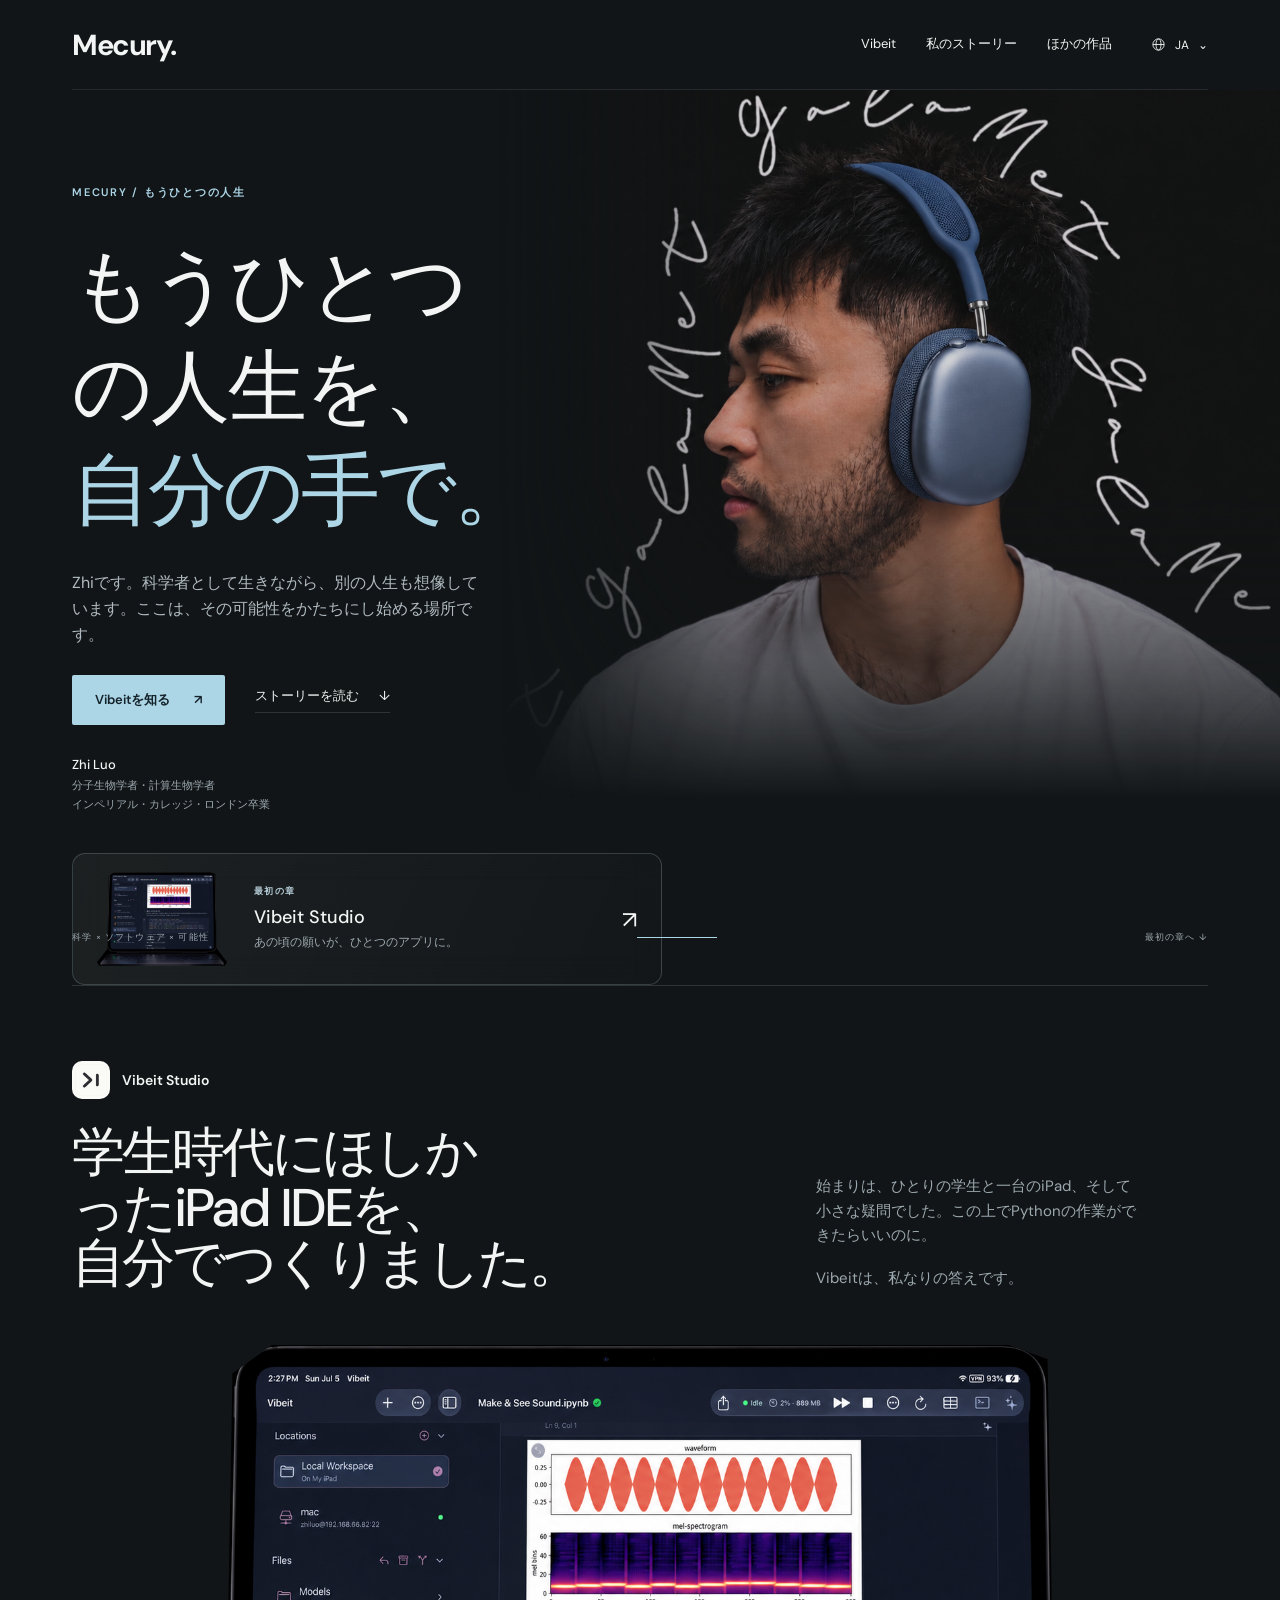
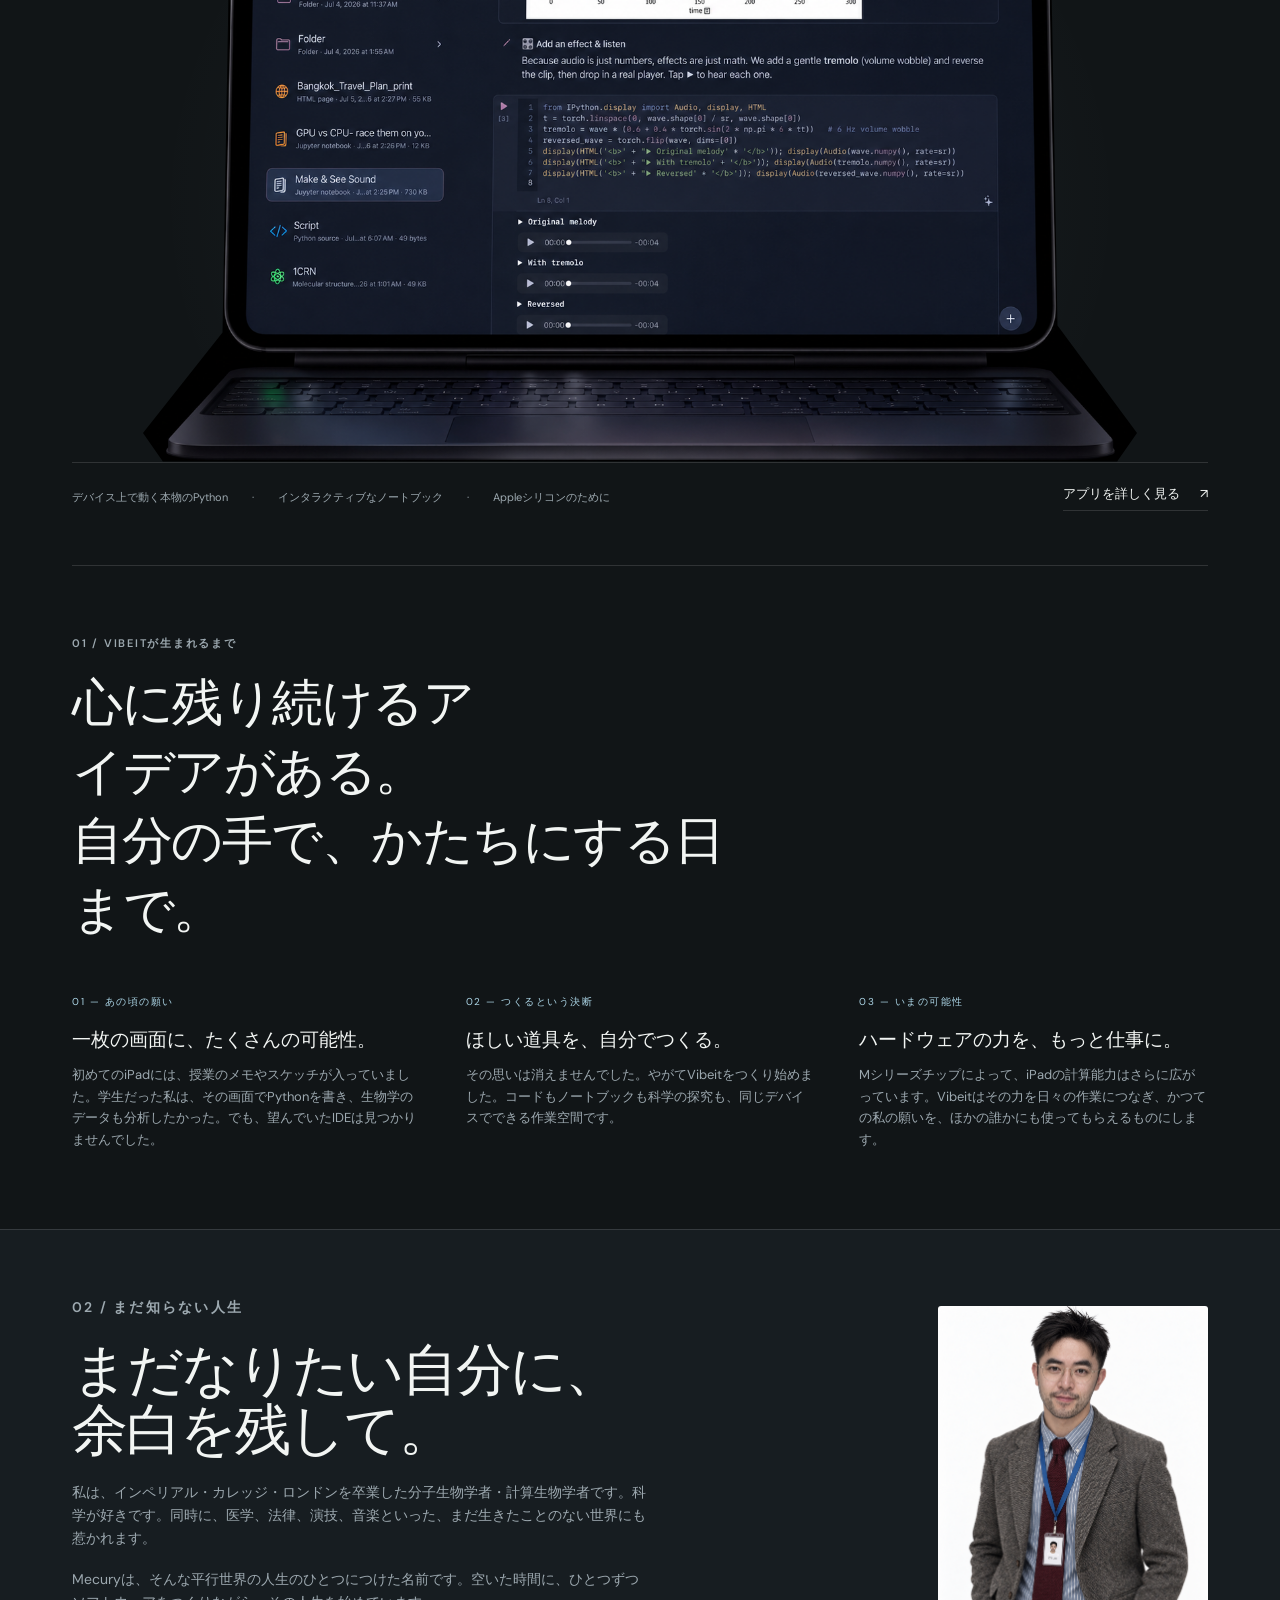
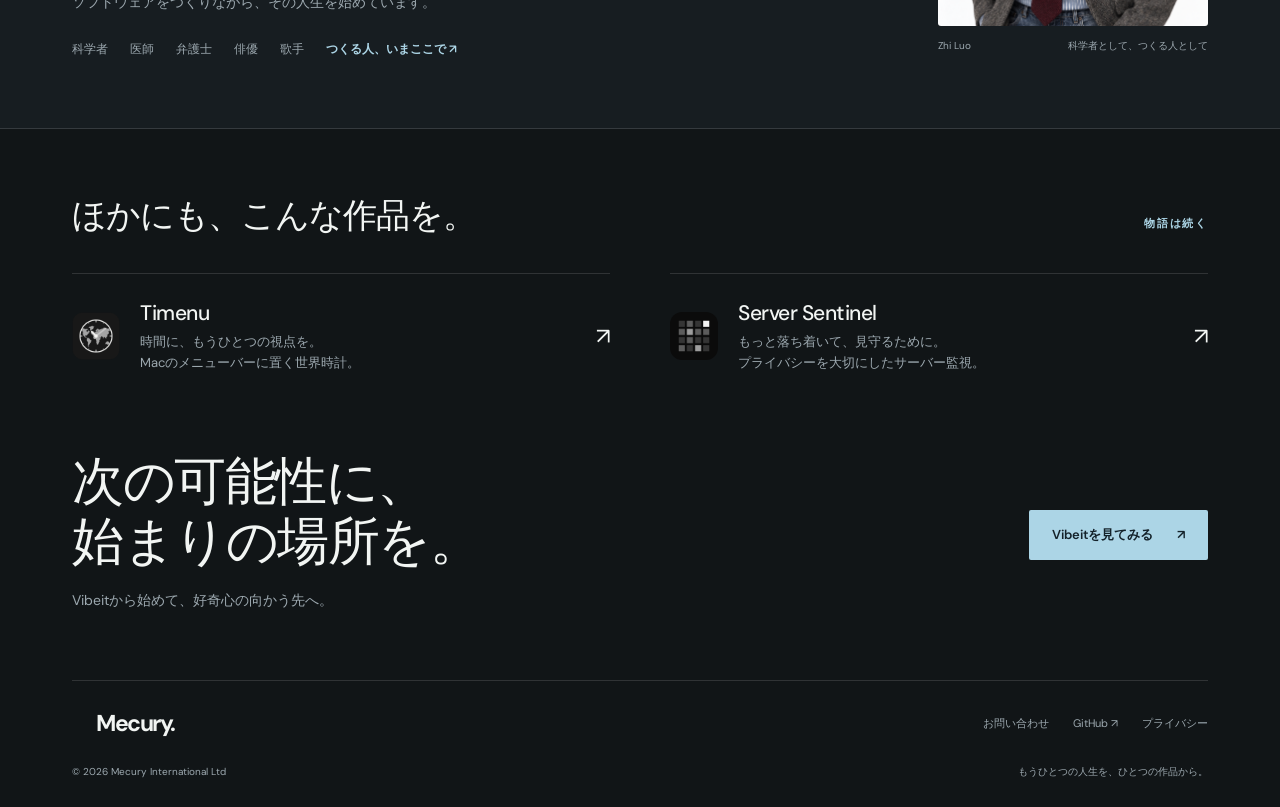
<file: ja/index.html>
<!doctype html>
<html lang="ja" dir="ltr"><head><meta charset="utf-8"><meta name="viewport" content="width=device-width,initial-scale=1"><title>Mecury — もうひとつの人生を、自分の手で</title><meta name="description" content="インペリアル・カレッジ・ロンドン卒の分子生物学者・計算生物学者、Zhi Luoの世界。学生時代にほしかったiPad IDE、Vibeitの物語。"><meta name="theme-color" content="#111517"><link rel="canonical" href="https://www.mecury.co.uk/ja/"><link rel="alternate" hreflang="en" href="https://www.mecury.co.uk/"><link rel="alternate" hreflang="fr" href="https://www.mecury.co.uk/fr/"><link rel="alternate" hreflang="de" href="https://www.mecury.co.uk/de/"><link rel="alternate" hreflang="th" href="https://www.mecury.co.uk/th/"><link rel="alternate" hreflang="ja" href="https://www.mecury.co.uk/ja/"><link rel="alternate" hreflang="ko" href="https://www.mecury.co.uk/ko/"><link rel="alternate" hreflang="zh-Hans" href="https://www.mecury.co.uk/zh-hans/"><link rel="alternate" hreflang="zh-Hant" href="https://www.mecury.co.uk/zh-hant/"><link rel="alternate" hreflang="es" href="https://www.mecury.co.uk/es/"><link rel="alternate" hreflang="ar" href="https://www.mecury.co.uk/ar/"><link rel="alternate" hreflang="it" href="https://www.mecury.co.uk/it/"><link rel="alternate" hreflang="x-default" href="https://www.mecury.co.uk/"><meta property="og:type" content="website"><meta property="og:site_name" content="Mecury"><meta property="og:title" content="Mecury — もうひとつの人生を、自分の手で"><meta property="og:description" content="インペリアル・カレッジ・ロンドン卒の分子生物学者・計算生物学者、Zhi Luoの世界。学生時代にほしかったiPad IDE、Vibeitの物語。"><meta property="og:url" content="https://www.mecury.co.uk/ja/"><meta property="og:image" content="https://www.mecury.co.uk/assets/home/portrait-creative.png"><meta property="og:image:alt" content="青いヘッドホンを着けて横を向くZhi Luo"><meta name="twitter:card" content="summary_large_image"><link rel="icon" href="/assets/home/favicon.svg"><link rel="stylesheet" href="/home.css"><script type="application/ld+json">{"@context": "https://schema.org", "@graph": [{"@type": "WebSite", "@id": "https://www.mecury.co.uk/#website", "url": "https://www.mecury.co.uk/", "name": "Mecury", "publisher": {"@id": "https://www.mecury.co.uk/#organization"}, "inLanguage": ["en", "fr", "de", "th", "ja", "ko", "zh-Hans", "zh-Hant", "es", "ar", "it"]}, {"@type": "WebPage", "@id": "https://www.mecury.co.uk/ja/#webpage", "url": "https://www.mecury.co.uk/ja/", "name": "Mecury — もうひとつの人生を、自分の手で", "description": "インペリアル・カレッジ・ロンドン卒の分子生物学者・計算生物学者、Zhi Luoの世界。学生時代にほしかったiPad IDE、Vibeitの物語。", "inLanguage": "ja", "isPartOf": {"@id": "https://www.mecury.co.uk/#website"}, "about": {"@id": "https://www.mecury.co.uk/#zhiluo"}}, {"@type": "Organization", "@id": "https://www.mecury.co.uk/#organization", "name": "Mecury International Ltd", "url": "https://www.mecury.co.uk/", "founder": {"@id": "https://www.mecury.co.uk/#zhiluo"}}, {"@type": "Person", "@id": "https://www.mecury.co.uk/#zhiluo", "name": "Zhi Luo", "jobTitle": "分子生物学者・計算生物学者", "alumniOf": {"@type": "CollegeOrUniversity", "name": "Imperial College London"}, "sameAs": ["https://github.com/zhiluo20"]}]}</script><script src="/home.js" defer></script></head>
<body class="b"><a class="skip" href="#main">本文へ移動</a>
<header class="wrap nav"><a class="wordmark" href="/ja/" aria-label="Mecury"><bdi dir="ltr">Mecury.</bdi></a><nav class="nav-links" aria-label="Mecury"><a href="#vibeit">Vibeit</a><a href="#story">私のストーリー</a><a href="#projects">ほかの作品</a></nav><details class="lang-menu"><summary aria-label="言語を選択"><svg viewBox="0 0 24 24" fill="none" stroke="currentColor" stroke-width="1.4" aria-hidden="true"><circle cx="12" cy="12" r="9"/><ellipse cx="12" cy="12" rx="4" ry="9"/><path d="M3 12h18"/></svg><span dir="ltr">JA</span><span aria-hidden="true">⌄</span></summary><div class="lang-options"><a href="/" lang="en" hreflang="en" aria-label="English" ><span>English</span><small dir="ltr">EN</small></a><a href="/fr/" lang="fr" hreflang="fr" aria-label="Français" ><span>Français</span><small dir="ltr">FR</small></a><a href="/de/" lang="de" hreflang="de" aria-label="Deutsch" ><span>Deutsch</span><small dir="ltr">DE</small></a><a href="/th/" lang="th" hreflang="th" aria-label="ไทย" ><span>ไทย</span><small dir="ltr">TH</small></a><a href="/ja/" lang="ja" hreflang="ja" aria-label="日本語" aria-current=page><span>日本語</span><small dir="ltr">JA</small></a><a href="/ko/" lang="ko" hreflang="ko" aria-label="한국어" ><span>한국어</span><small dir="ltr">KO</small></a><a href="/zh-hans/" lang="zh-Hans" hreflang="zh-Hans" aria-label="简体中文" ><span>简体中文</span><small dir="ltr">简</small></a><a href="/zh-hant/" lang="zh-Hant" hreflang="zh-Hant" aria-label="繁體中文" ><span>繁體中文</span><small dir="ltr">繁</small></a><a href="/es/" lang="es" hreflang="es" aria-label="Español" ><span>Español</span><small dir="ltr">ES</small></a><a href="/ar/" lang="ar" hreflang="ar" aria-label="العربية" ><span>العربية</span><small dir="ltr">AR</small></a><a href="/it/" lang="it" hreflang="it" aria-label="Italiano" ><span>Italiano</span><small dir="ltr">IT</small></a></div></details></header>
<main>
<section class="wrap hero" id="main"><figure class="hero-photo"><img src="/assets/home/portrait-creative.png" alt="青いヘッドホンを着けて横を向くZhi Luo" width="1536" height="1024" fetchpriority="high"></figure><div class="hero-copy"><p class="eyebrow">Mecury / もうひとつの人生</p><h1>もうひとつの人生を、<br><em>自分の手で。</em></h1><p class="hero-intro">Zhiです。科学者として生きながら、別の人生も想像しています。ここは、その可能性をかたちにし始める場所です。</p><div class="cta-row"><a class="primary" href="https://www.mecury.co.uk/vibeit/">Vibeitを知る<span aria-hidden="true">↗</span></a><a class="text-link" href="#story">ストーリーを読む<span aria-hidden="true">↓</span></a></div><div class="identity"><strong><bdi dir="ltr">Zhi Luo</bdi></strong>分子生物学者・計算生物学者<br>インペリアル・カレッジ・ロンドン卒業</div><a class="hero-product" href="#vibeit"><img src="/assets/home/vibeit-device.png" alt="iPadのVibeitで表示したPythonコード、波形、スペクトログラム" width="1477" height="1065"><div><p class="eyebrow">最初の章</p><h2><bdi dir="ltr">Vibeit Studio</bdi></h2><p>あの頃の願いが、ひとつのアプリに。</p></div><span class="arrow" aria-hidden="true">↗</span></a></div><div class="hero-bottom"><span>科学 × ソフトウェア × 可能性</span><span class="hairline" aria-hidden="true"></span><a href="#vibeit">最初の章へ ↓</a></div></section>
<section class="wrap vibeit-section" id="vibeit"><div class="vibeit-head"><div><div class="product-label"><img src="/assets/home/vibeit-icon.png" alt="" width="38" height="38" loading="lazy"><span dir="ltr">Vibeit Studio</span></div><h2>学生時代にほしかったiPad IDEを、<br>自分でつくりました。</h2></div><div class="product-intro"><p>始まりは、ひとりの学生と一台のiPad、そして小さな疑問でした。この上でPythonの作業ができたらいいのに。</p><p>Vibeitは、私なりの答えです。</p></div></div><figure class="product-stage"><img class="device" src="/assets/home/vibeit-device.png" alt="iPadのVibeitで表示したPythonコード、波形、スペクトログラム" width="1477" height="1065" loading="lazy"></figure><div class="product-foot"><div class="specs"><span>デバイス上で動く本物のPython</span><span>インタラクティブなノートブック</span><span>Appleシリコンのために</span></div><a class="text-link" href="https://www.mecury.co.uk/vibeit/">アプリを詳しく見る<span aria-hidden="true">↗</span></a></div></section>
<section class="wrap story" id="story"><p class="eyebrow muted">01 / Vibeitが生まれるまで</p><h2>心に残り続けるアイデアがある。<br>自分の手で、かたちにする日まで。</h2><div class="story-steps"><article class="story-step"><span class="number"><bdi dir="ltr">01</bdi> — あの頃の願い</span><h3>一枚の画面に、たくさんの可能性。</h3><p>初めてのiPadには、授業のメモやスケッチが入っていました。学生だった私は、その画面でPythonを書き、生物学のデータも分析したかった。でも、望んでいたIDEは見つかりませんでした。</p></article><article class="story-step"><span class="number"><bdi dir="ltr">02</bdi> — つくるという決断</span><h3>ほしい道具を、自分でつくる。</h3><p>その思いは消えませんでした。やがてVibeitをつくり始めました。コードもノートブックも科学の探究も、同じデバイスでできる作業空間です。</p></article><article class="story-step"><span class="number"><bdi dir="ltr">03</bdi> — いまの可能性</span><h3>ハードウェアの力を、もっと仕事に。</h3><p>Mシリーズチップによって、iPadの計算能力はさらに広がっています。Vibeitはその力を日々の作業につなぎ、かつての私の願いを、ほかの誰かにも使ってもらえるものにします。</p></article></div></section>
<section class="possibilities" id="zhiluo"><div class="wrap possibility-grid"><div><p class="eyebrow">02 / まだ知らない人生</p><h2>まだなりたい自分に、<br>余白を残して。</h2><div class="about-copy"><p>私は、インペリアル・カレッジ・ロンドンを卒業した分子生物学者・計算生物学者です。科学が好きです。同時に、医学、法律、演技、音楽といった、まだ生きたことのない世界にも惹かれます。</p><p>Mecuryは、そんな平行世界の人生のひとつにつけた名前です。空いた時間に、ひとつずつソフトウェアをつくりながら、その人生を始めています。</p></div><div class="career-list"><span class="">科学者</span><span class="">医師</span><span class="">弁護士</span><span class="">俳優</span><span class="">歌手</span><span class="current">つくる人、いまここで ↗</span></div></div><figure><img class="formal-photo" src="/assets/home/portrait-formal.jpg" alt="ツイードジャケットを着たZhi Luoの肖像" width="1086" height="1448" loading="lazy"><figcaption class="photo-caption"><span dir="ltr">Zhi Luo</span><span>科学者として、つくる人として</span></figcaption></figure></div></section>
<section class="wrap other-projects" id="projects"><div class="section-heading"><h2>ほかにも、こんな作品を。</h2><span class="eyebrow">物語は続く</span></div><div class="other-grid"><a class="project-row" href="https://www.mecury.co.uk/timenu/"><img src="/assets/home/timenu-icon.png" alt="" width="48" height="48" loading="lazy"><div><h3><bdi dir="ltr">Timenu</bdi></h3><p>時間に、もうひとつの視点を。<br>Macのメニューバーに置く世界時計。</p></div><span class="arrow" aria-hidden="true">↗</span></a><a class="project-row" href="https://www.mecury.co.uk/server-sentinel/"><img src="/assets/home/server-sentinel-icon.png" alt="" width="48" height="48" loading="lazy"><div><h3><bdi dir="ltr">Server Sentinel</bdi></h3><p>もっと落ち着いて、見守るために。<br>プライバシーを大切にしたサーバー監視。</p></div><span class="arrow" aria-hidden="true">↗</span></a></div></section>
<section class="wrap closing"><div><h2>次の可能性に、<br>始まりの場所を。</h2><p>Vibeitから始めて、好奇心の向かう先へ。</p></div><a class="primary" href="https://www.mecury.co.uk/vibeit/">Vibeitを見てみる<span aria-hidden="true">↗</span></a></section>
</main><footer class="wrap"><div class="footer"><a class="wordmark" href="/ja/" dir="ltr">Mecury.</a><div><a href="https://www.mecury.co.uk/vibeit/support.html">お問い合わせ</a><a href="https://github.com/zhiluo20"><bdi dir="ltr">GitHub ↗</bdi></a><a href="https://www.mecury.co.uk/privacy.html">プライバシー</a></div></div><div class="footer-bottom"><span dir="ltr">© 2026 Mecury International Ltd</span><span>もうひとつの人生を、ひとつの作品から。</span></div></footer>
</body></html>
</file>
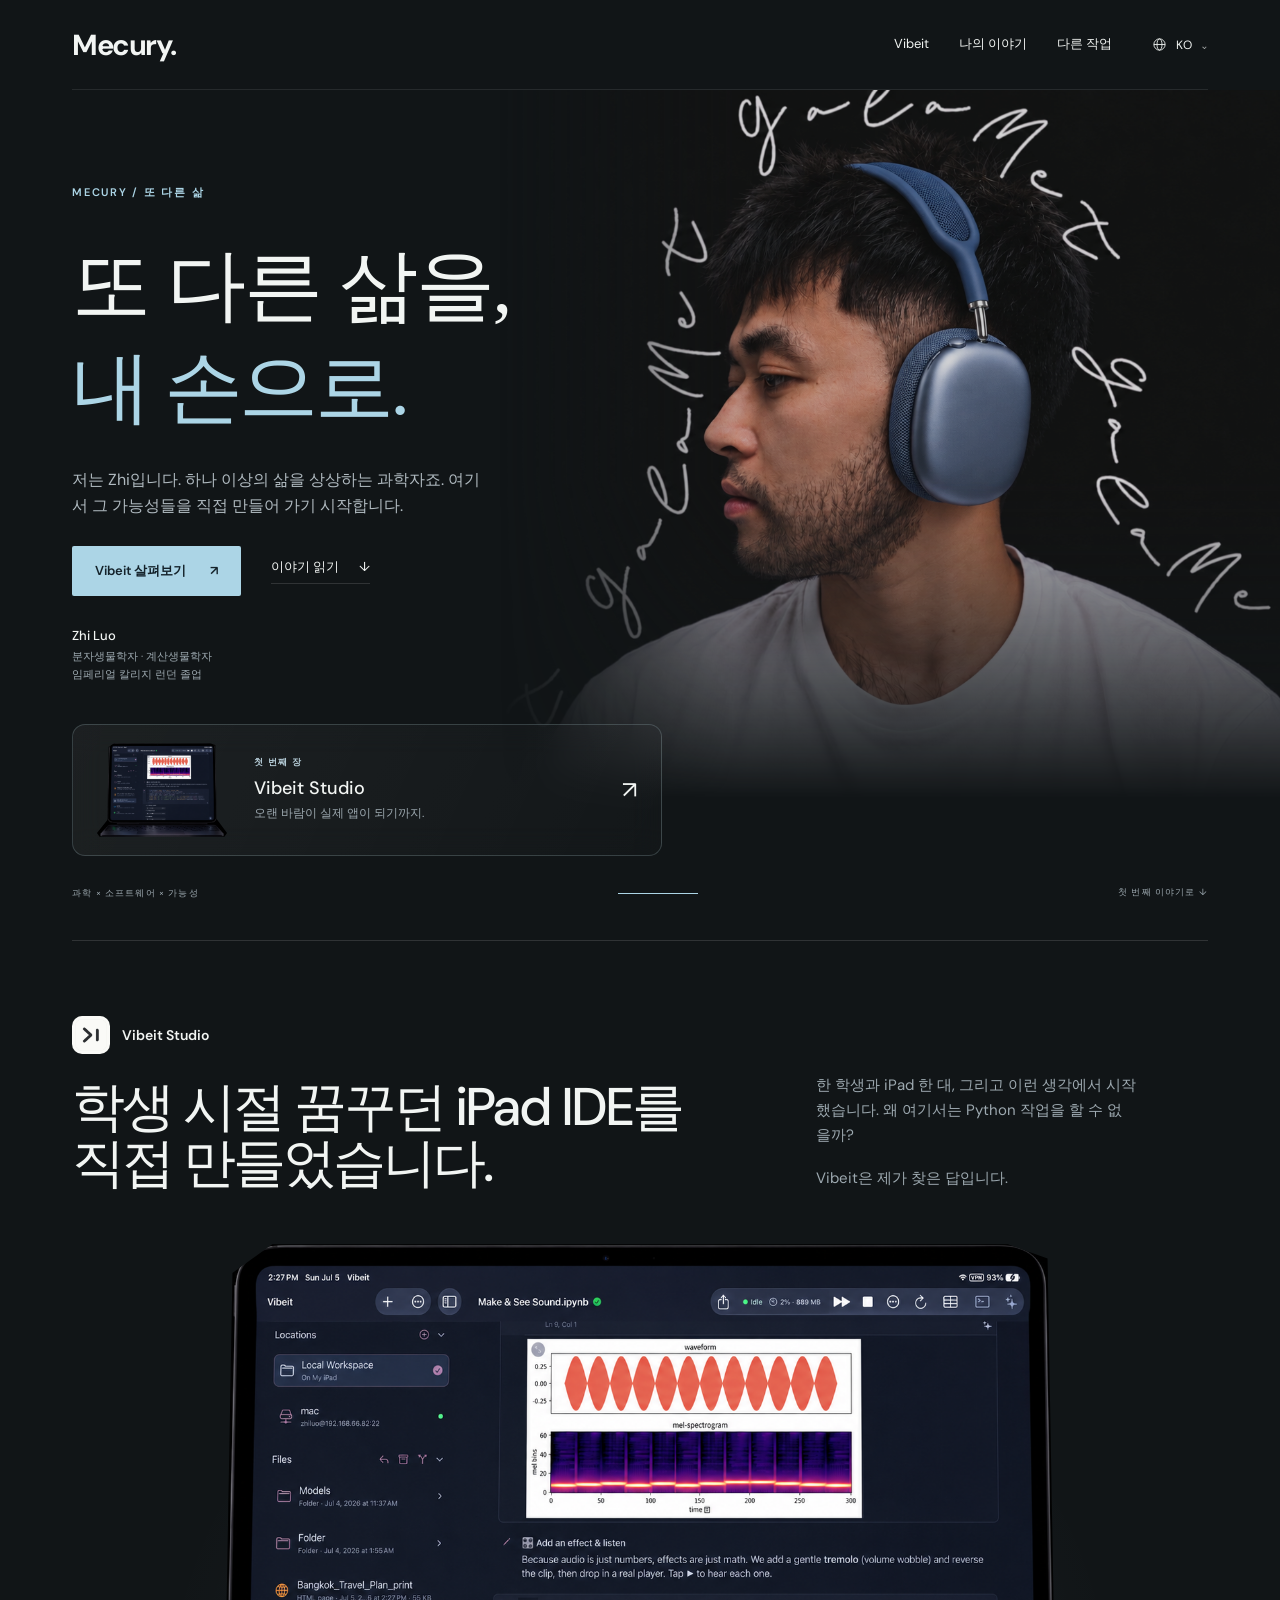
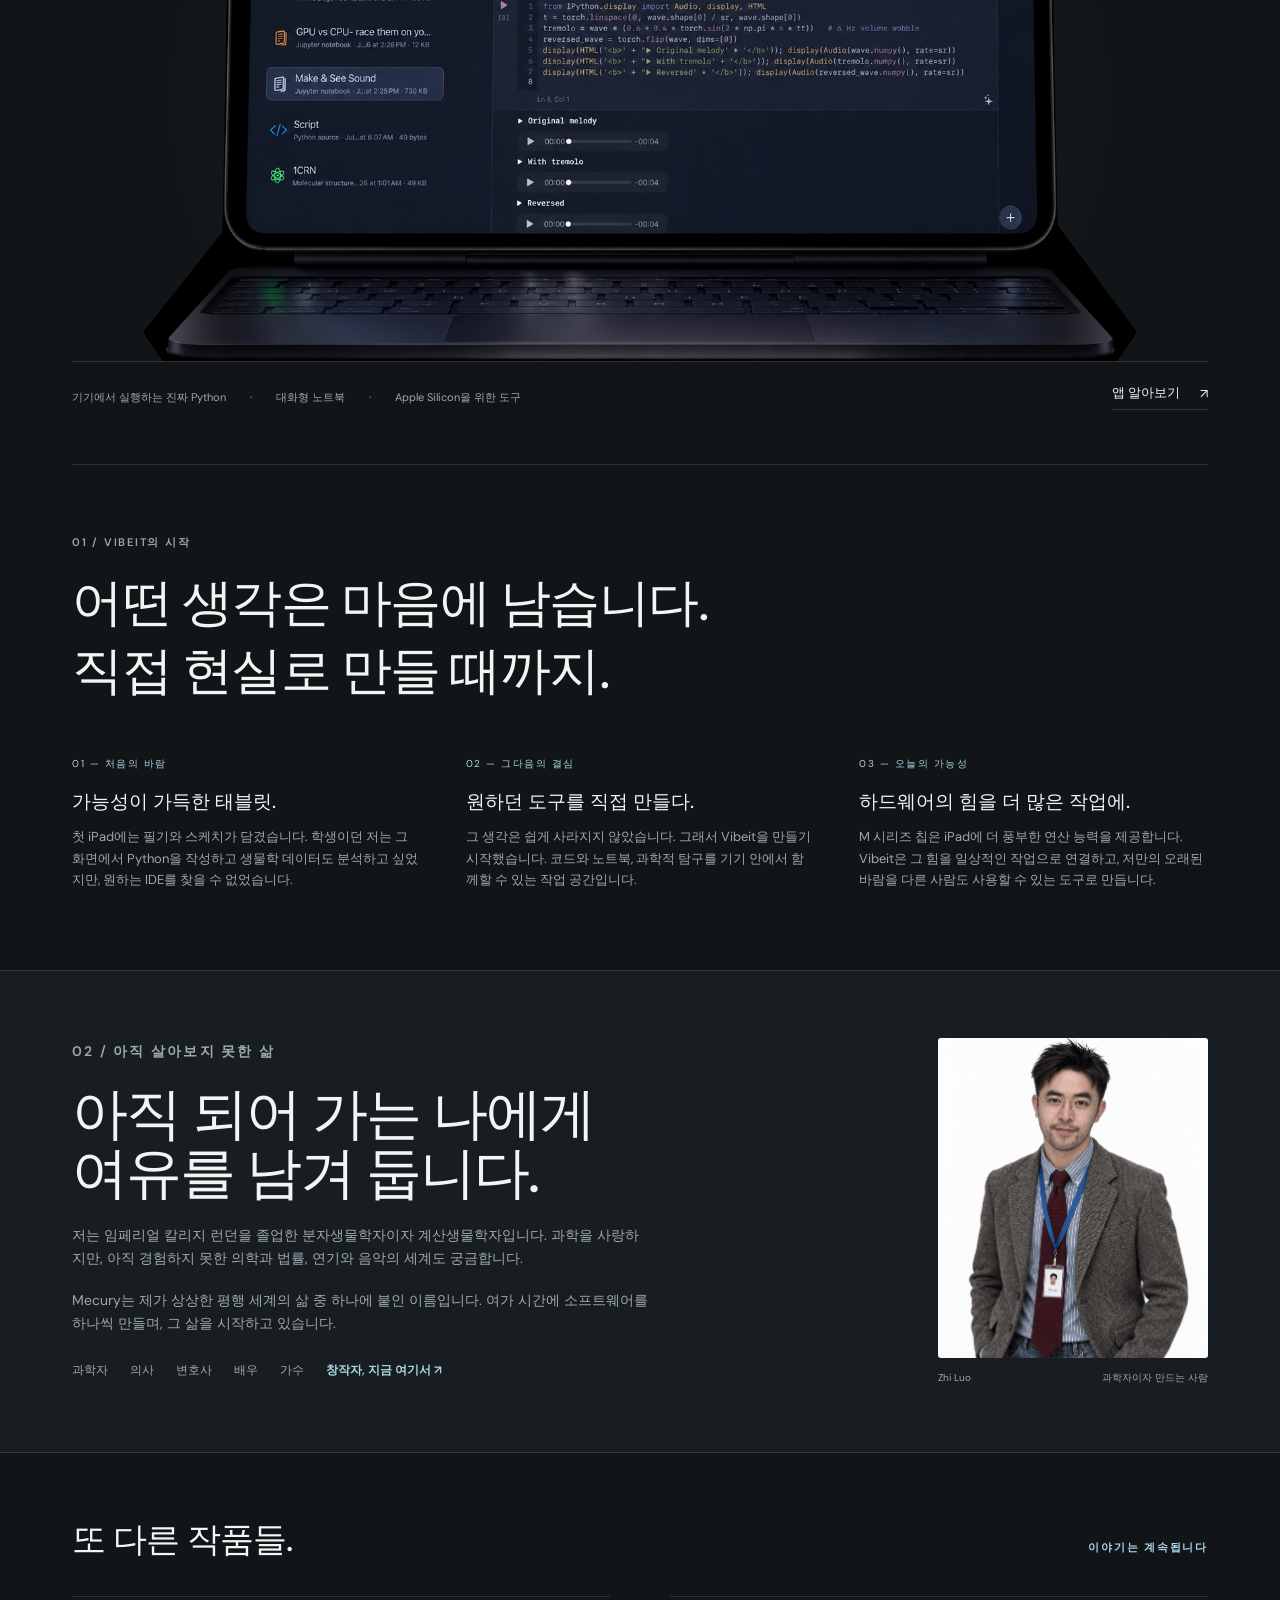
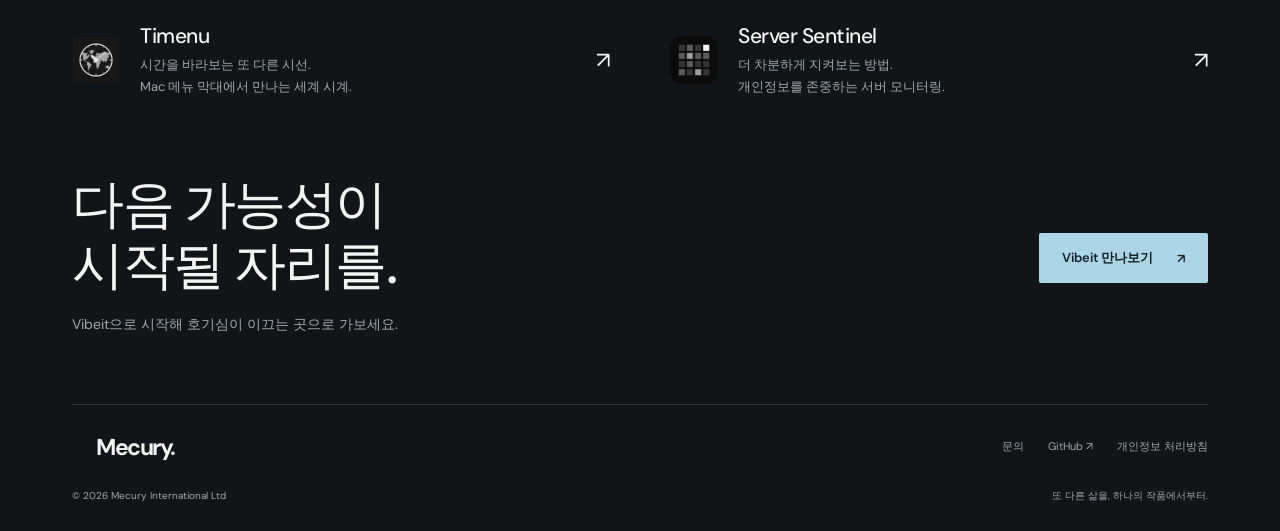
<file: ko/index.html>
<!doctype html>
<html lang="ko" dir="ltr"><head><meta charset="utf-8"><meta name="viewport" content="width=device-width,initial-scale=1"><title>Mecury — 또 다른 삶을 현실로</title><meta name="description" content="임페리얼 칼리지 런던을 졸업한 분자생물학자이자 계산생물학자 Zhi Luo의 세계. 학생 시절 꿈꾸던 iPad IDE, Vibeit의 이야기를 만나보세요."><meta name="theme-color" content="#111517"><link rel="canonical" href="https://www.mecury.co.uk/ko/"><link rel="alternate" hreflang="en" href="https://www.mecury.co.uk/"><link rel="alternate" hreflang="fr" href="https://www.mecury.co.uk/fr/"><link rel="alternate" hreflang="de" href="https://www.mecury.co.uk/de/"><link rel="alternate" hreflang="th" href="https://www.mecury.co.uk/th/"><link rel="alternate" hreflang="ja" href="https://www.mecury.co.uk/ja/"><link rel="alternate" hreflang="ko" href="https://www.mecury.co.uk/ko/"><link rel="alternate" hreflang="zh-Hans" href="https://www.mecury.co.uk/zh-hans/"><link rel="alternate" hreflang="zh-Hant" href="https://www.mecury.co.uk/zh-hant/"><link rel="alternate" hreflang="es" href="https://www.mecury.co.uk/es/"><link rel="alternate" hreflang="ar" href="https://www.mecury.co.uk/ar/"><link rel="alternate" hreflang="it" href="https://www.mecury.co.uk/it/"><link rel="alternate" hreflang="x-default" href="https://www.mecury.co.uk/"><meta property="og:type" content="website"><meta property="og:site_name" content="Mecury"><meta property="og:title" content="Mecury — 또 다른 삶을 현실로"><meta property="og:description" content="임페리얼 칼리지 런던을 졸업한 분자생물학자이자 계산생물학자 Zhi Luo의 세계. 학생 시절 꿈꾸던 iPad IDE, Vibeit의 이야기를 만나보세요."><meta property="og:url" content="https://www.mecury.co.uk/ko/"><meta property="og:image" content="https://www.mecury.co.uk/assets/home/portrait-creative.png"><meta property="og:image:alt" content="파란색 헤드폰을 착용하고 옆을 바라보는 Zhi Luo"><meta name="twitter:card" content="summary_large_image"><link rel="icon" href="/assets/home/favicon.svg"><link rel="stylesheet" href="/home.css"><script type="application/ld+json">{"@context": "https://schema.org", "@graph": [{"@type": "WebSite", "@id": "https://www.mecury.co.uk/#website", "url": "https://www.mecury.co.uk/", "name": "Mecury", "publisher": {"@id": "https://www.mecury.co.uk/#organization"}, "inLanguage": ["en", "fr", "de", "th", "ja", "ko", "zh-Hans", "zh-Hant", "es", "ar", "it"]}, {"@type": "WebPage", "@id": "https://www.mecury.co.uk/ko/#webpage", "url": "https://www.mecury.co.uk/ko/", "name": "Mecury — 또 다른 삶을 현실로", "description": "임페리얼 칼리지 런던을 졸업한 분자생물학자이자 계산생물학자 Zhi Luo의 세계. 학생 시절 꿈꾸던 iPad IDE, Vibeit의 이야기를 만나보세요.", "inLanguage": "ko", "isPartOf": {"@id": "https://www.mecury.co.uk/#website"}, "about": {"@id": "https://www.mecury.co.uk/#zhiluo"}}, {"@type": "Organization", "@id": "https://www.mecury.co.uk/#organization", "name": "Mecury International Ltd", "url": "https://www.mecury.co.uk/", "founder": {"@id": "https://www.mecury.co.uk/#zhiluo"}}, {"@type": "Person", "@id": "https://www.mecury.co.uk/#zhiluo", "name": "Zhi Luo", "jobTitle": "분자생물학자 · 계산생물학자", "alumniOf": {"@type": "CollegeOrUniversity", "name": "Imperial College London"}, "sameAs": ["https://github.com/zhiluo20"]}]}</script><script src="/home.js" defer></script></head>
<body class="b"><a class="skip" href="#main">본문으로 이동</a>
<header class="wrap nav"><a class="wordmark" href="/ko/" aria-label="Mecury"><bdi dir="ltr">Mecury.</bdi></a><nav class="nav-links" aria-label="Mecury"><a href="#vibeit">Vibeit</a><a href="#story">나의 이야기</a><a href="#projects">다른 작업</a></nav><details class="lang-menu"><summary aria-label="언어 선택"><svg viewBox="0 0 24 24" fill="none" stroke="currentColor" stroke-width="1.4" aria-hidden="true"><circle cx="12" cy="12" r="9"/><ellipse cx="12" cy="12" rx="4" ry="9"/><path d="M3 12h18"/></svg><span dir="ltr">KO</span><span aria-hidden="true">⌄</span></summary><div class="lang-options"><a href="/" lang="en" hreflang="en" aria-label="English" ><span>English</span><small dir="ltr">EN</small></a><a href="/fr/" lang="fr" hreflang="fr" aria-label="Français" ><span>Français</span><small dir="ltr">FR</small></a><a href="/de/" lang="de" hreflang="de" aria-label="Deutsch" ><span>Deutsch</span><small dir="ltr">DE</small></a><a href="/th/" lang="th" hreflang="th" aria-label="ไทย" ><span>ไทย</span><small dir="ltr">TH</small></a><a href="/ja/" lang="ja" hreflang="ja" aria-label="日本語" ><span>日本語</span><small dir="ltr">JA</small></a><a href="/ko/" lang="ko" hreflang="ko" aria-label="한국어" aria-current=page><span>한국어</span><small dir="ltr">KO</small></a><a href="/zh-hans/" lang="zh-Hans" hreflang="zh-Hans" aria-label="简体中文" ><span>简体中文</span><small dir="ltr">简</small></a><a href="/zh-hant/" lang="zh-Hant" hreflang="zh-Hant" aria-label="繁體中文" ><span>繁體中文</span><small dir="ltr">繁</small></a><a href="/es/" lang="es" hreflang="es" aria-label="Español" ><span>Español</span><small dir="ltr">ES</small></a><a href="/ar/" lang="ar" hreflang="ar" aria-label="العربية" ><span>العربية</span><small dir="ltr">AR</small></a><a href="/it/" lang="it" hreflang="it" aria-label="Italiano" ><span>Italiano</span><small dir="ltr">IT</small></a></div></details></header>
<main>
<section class="wrap hero" id="main"><figure class="hero-photo"><img src="/assets/home/portrait-creative.png" alt="파란색 헤드폰을 착용하고 옆을 바라보는 Zhi Luo" width="1536" height="1024" fetchpriority="high"></figure><div class="hero-copy"><p class="eyebrow">Mecury / 또 다른 삶</p><h1>또 다른 삶을,<br><em>내 손으로.</em></h1><p class="hero-intro">저는 Zhi입니다. 하나 이상의 삶을 상상하는 과학자죠. 여기서 그 가능성들을 직접 만들어 가기 시작합니다.</p><div class="cta-row"><a class="primary" href="https://www.mecury.co.uk/vibeit/">Vibeit 살펴보기<span aria-hidden="true">↗</span></a><a class="text-link" href="#story">이야기 읽기<span aria-hidden="true">↓</span></a></div><div class="identity"><strong><bdi dir="ltr">Zhi Luo</bdi></strong>분자생물학자 · 계산생물학자<br>임페리얼 칼리지 런던 졸업</div><a class="hero-product" href="#vibeit"><img src="/assets/home/vibeit-device.png" alt="iPad의 Vibeit에서 실행 중인 Python 코드, 파형 및 스펙트로그램" width="1477" height="1065"><div><p class="eyebrow">첫 번째 장</p><h2><bdi dir="ltr">Vibeit Studio</bdi></h2><p>오랜 바람이 실제 앱이 되기까지.</p></div><span class="arrow" aria-hidden="true">↗</span></a></div><div class="hero-bottom"><span>과학 × 소프트웨어 × 가능성</span><span class="hairline" aria-hidden="true"></span><a href="#vibeit">첫 번째 이야기로 ↓</a></div></section>
<section class="wrap vibeit-section" id="vibeit"><div class="vibeit-head"><div><div class="product-label"><img src="/assets/home/vibeit-icon.png" alt="" width="38" height="38" loading="lazy"><span dir="ltr">Vibeit Studio</span></div><h2>학생 시절 꿈꾸던 iPad IDE를<br>직접 만들었습니다.</h2></div><div class="product-intro"><p>한 학생과 iPad 한 대, 그리고 이런 생각에서 시작했습니다. 왜 여기서는 Python 작업을 할 수 없을까?</p><p>Vibeit은 제가 찾은 답입니다.</p></div></div><figure class="product-stage"><img class="device" src="/assets/home/vibeit-device.png" alt="iPad의 Vibeit에서 실행 중인 Python 코드, 파형 및 스펙트로그램" width="1477" height="1065" loading="lazy"></figure><div class="product-foot"><div class="specs"><span>기기에서 실행하는 진짜 Python</span><span>대화형 노트북</span><span>Apple Silicon을 위한 도구</span></div><a class="text-link" href="https://www.mecury.co.uk/vibeit/">앱 알아보기<span aria-hidden="true">↗</span></a></div></section>
<section class="wrap story" id="story"><p class="eyebrow muted">01 / Vibeit의 시작</p><h2>어떤 생각은 마음에 남습니다.<br>직접 현실로 만들 때까지.</h2><div class="story-steps"><article class="story-step"><span class="number"><bdi dir="ltr">01</bdi> — 처음의 바람</span><h3>가능성이 가득한 태블릿.</h3><p>첫 iPad에는 필기와 스케치가 담겼습니다. 학생이던 저는 그 화면에서 Python을 작성하고 생물학 데이터도 분석하고 싶었지만, 원하는 IDE를 찾을 수 없었습니다.</p></article><article class="story-step"><span class="number"><bdi dir="ltr">02</bdi> — 그다음의 결심</span><h3>원하던 도구를 직접 만들다.</h3><p>그 생각은 쉽게 사라지지 않았습니다. 그래서 Vibeit을 만들기 시작했습니다. 코드와 노트북, 과학적 탐구를 기기 안에서 함께할 수 있는 작업 공간입니다.</p></article><article class="story-step"><span class="number"><bdi dir="ltr">03</bdi> — 오늘의 가능성</span><h3>하드웨어의 힘을 더 많은 작업에.</h3><p>M 시리즈 칩은 iPad에 더 풍부한 연산 능력을 제공합니다. Vibeit은 그 힘을 일상적인 작업으로 연결하고, 저만의 오래된 바람을 다른 사람도 사용할 수 있는 도구로 만듭니다.</p></article></div></section>
<section class="possibilities" id="zhiluo"><div class="wrap possibility-grid"><div><p class="eyebrow">02 / 아직 살아보지 못한 삶</p><h2>아직 되어 가는 나에게<br>여유를 남겨 둡니다.</h2><div class="about-copy"><p>저는 임페리얼 칼리지 런던을 졸업한 분자생물학자이자 계산생물학자입니다. 과학을 사랑하지만, 아직 경험하지 못한 의학과 법률, 연기와 음악의 세계도 궁금합니다.</p><p>Mecury는 제가 상상한 평행 세계의 삶 중 하나에 붙인 이름입니다. 여가 시간에 소프트웨어를 하나씩 만들며, 그 삶을 시작하고 있습니다.</p></div><div class="career-list"><span class="">과학자</span><span class="">의사</span><span class="">변호사</span><span class="">배우</span><span class="">가수</span><span class="current">창작자, 지금 여기서 ↗</span></div></div><figure><img class="formal-photo" src="/assets/home/portrait-formal.jpg" alt="트위드 재킷을 입은 Zhi Luo의 인물 사진" width="1086" height="1448" loading="lazy"><figcaption class="photo-caption"><span dir="ltr">Zhi Luo</span><span>과학자이자 만드는 사람</span></figcaption></figure></div></section>
<section class="wrap other-projects" id="projects"><div class="section-heading"><h2>또 다른 작품들.</h2><span class="eyebrow">이야기는 계속됩니다</span></div><div class="other-grid"><a class="project-row" href="https://www.mecury.co.uk/timenu/"><img src="/assets/home/timenu-icon.png" alt="" width="48" height="48" loading="lazy"><div><h3><bdi dir="ltr">Timenu</bdi></h3><p>시간을 바라보는 또 다른 시선.<br>Mac 메뉴 막대에서 만나는 세계 시계.</p></div><span class="arrow" aria-hidden="true">↗</span></a><a class="project-row" href="https://www.mecury.co.uk/server-sentinel/"><img src="/assets/home/server-sentinel-icon.png" alt="" width="48" height="48" loading="lazy"><div><h3><bdi dir="ltr">Server Sentinel</bdi></h3><p>더 차분하게 지켜보는 방법.<br>개인정보를 존중하는 서버 모니터링.</p></div><span class="arrow" aria-hidden="true">↗</span></a></div></section>
<section class="wrap closing"><div><h2>다음 가능성이<br>시작될 자리를.</h2><p>Vibeit으로 시작해 호기심이 이끄는 곳으로 가보세요.</p></div><a class="primary" href="https://www.mecury.co.uk/vibeit/">Vibeit 만나보기<span aria-hidden="true">↗</span></a></section>
</main><footer class="wrap"><div class="footer"><a class="wordmark" href="/ko/" dir="ltr">Mecury.</a><div><a href="https://www.mecury.co.uk/vibeit/support.html">문의</a><a href="https://github.com/zhiluo20"><bdi dir="ltr">GitHub ↗</bdi></a><a href="https://www.mecury.co.uk/privacy.html">개인정보 처리방침</a></div></div><div class="footer-bottom"><span dir="ltr">© 2026 Mecury International Ltd</span><span>또 다른 삶을, 하나의 작품에서부터.</span></div></footer>
</body></html>
</file>
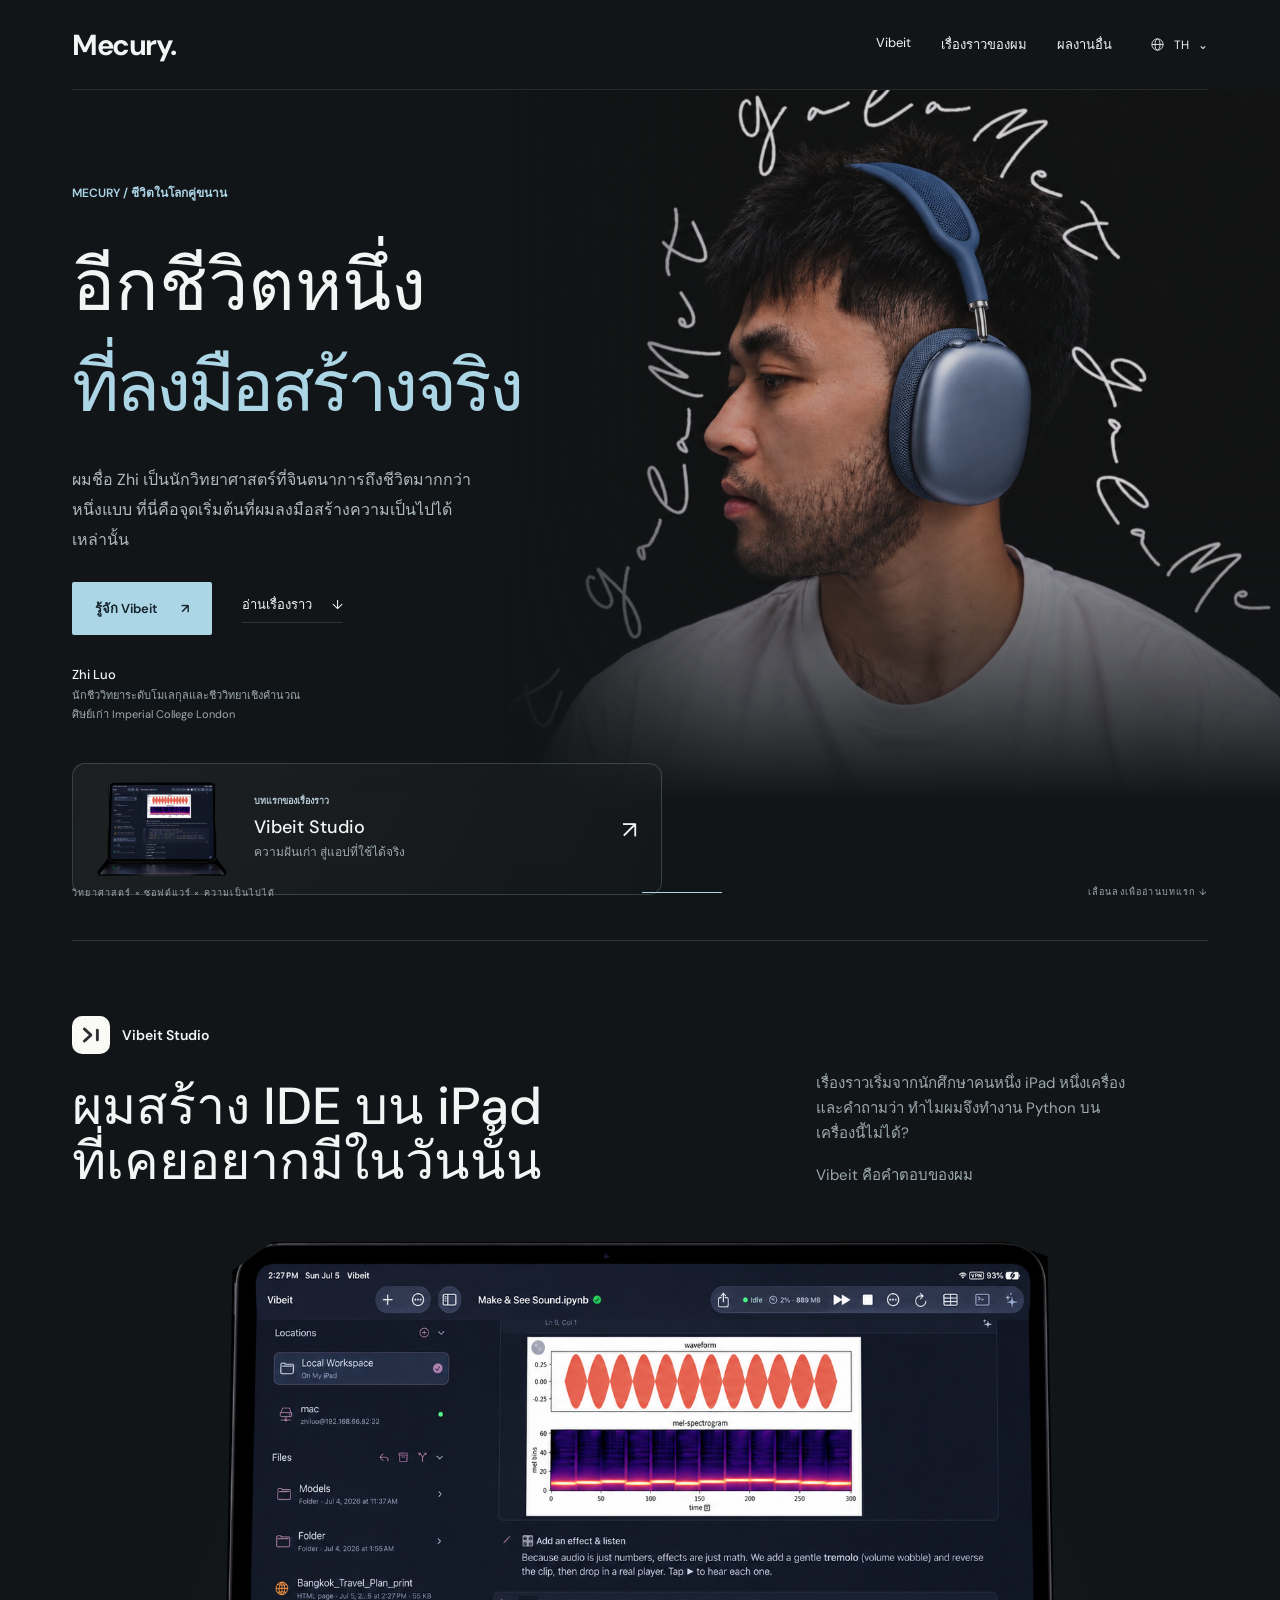
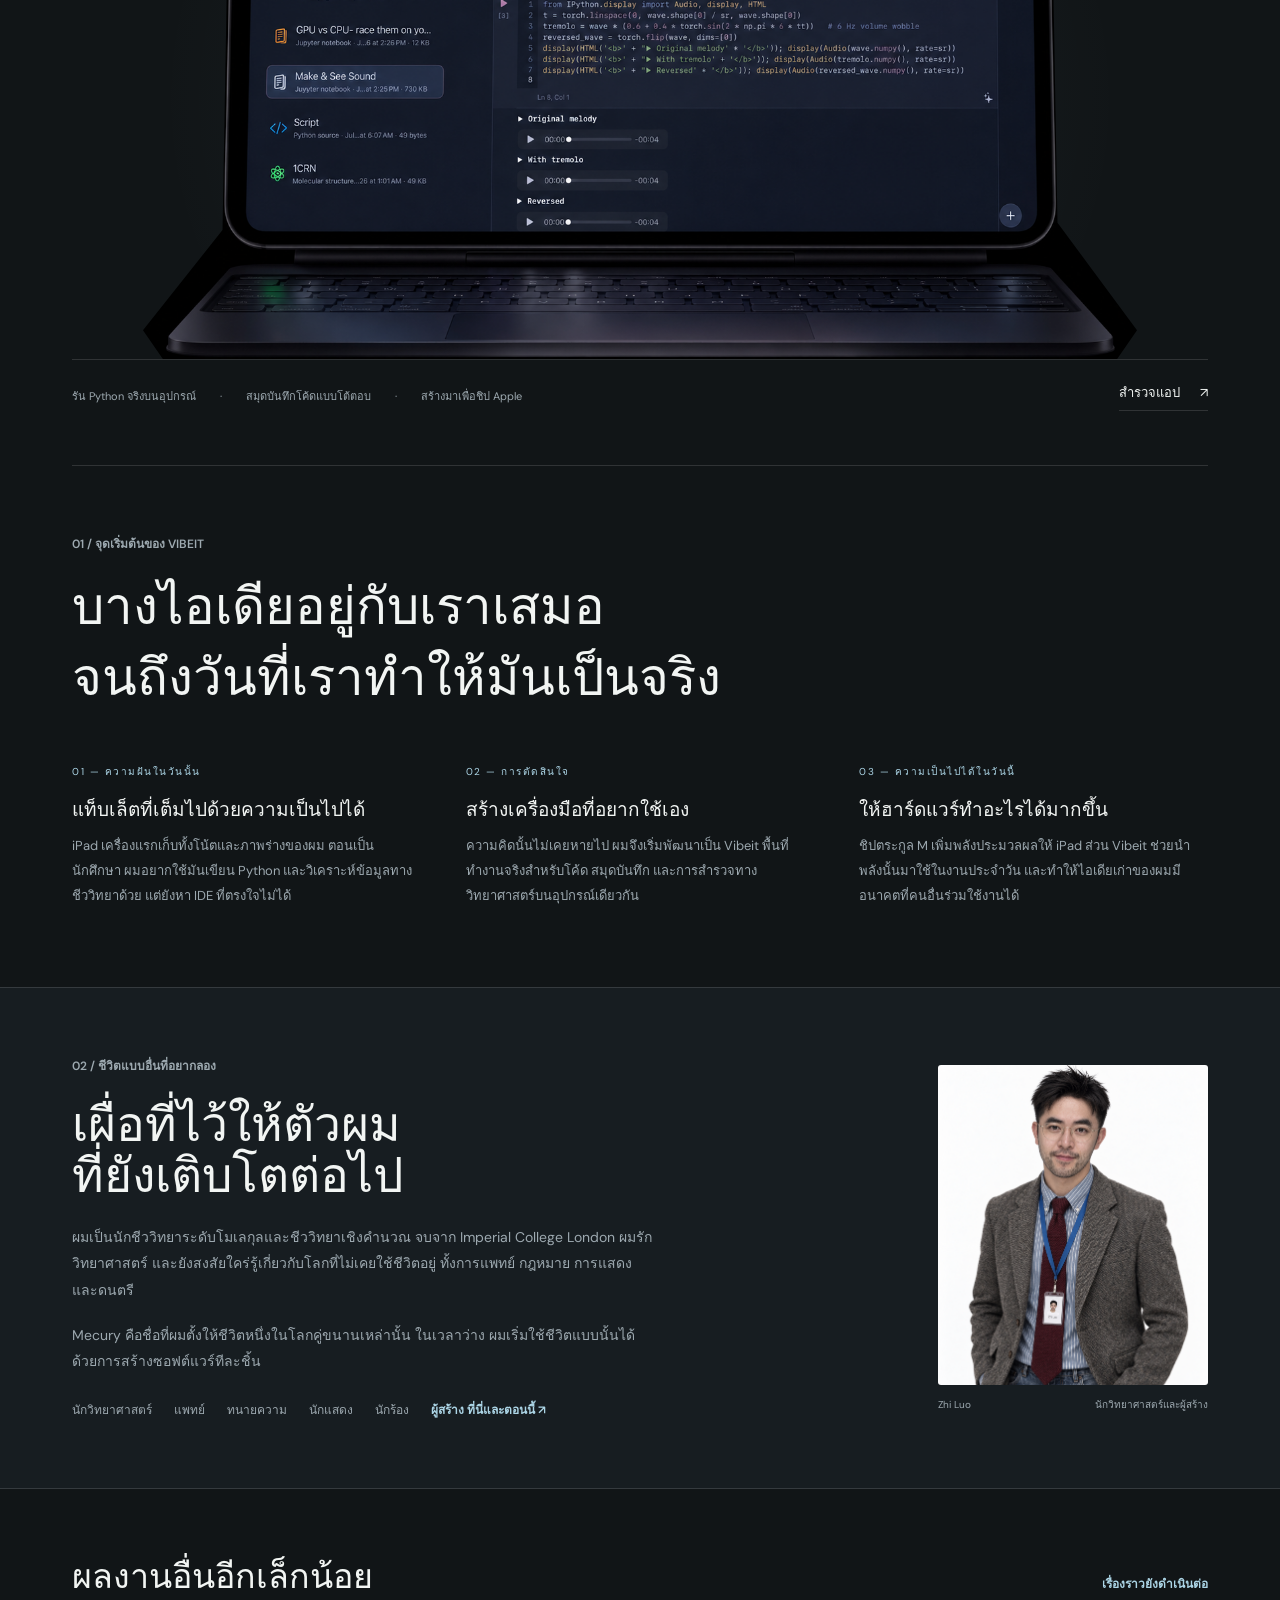
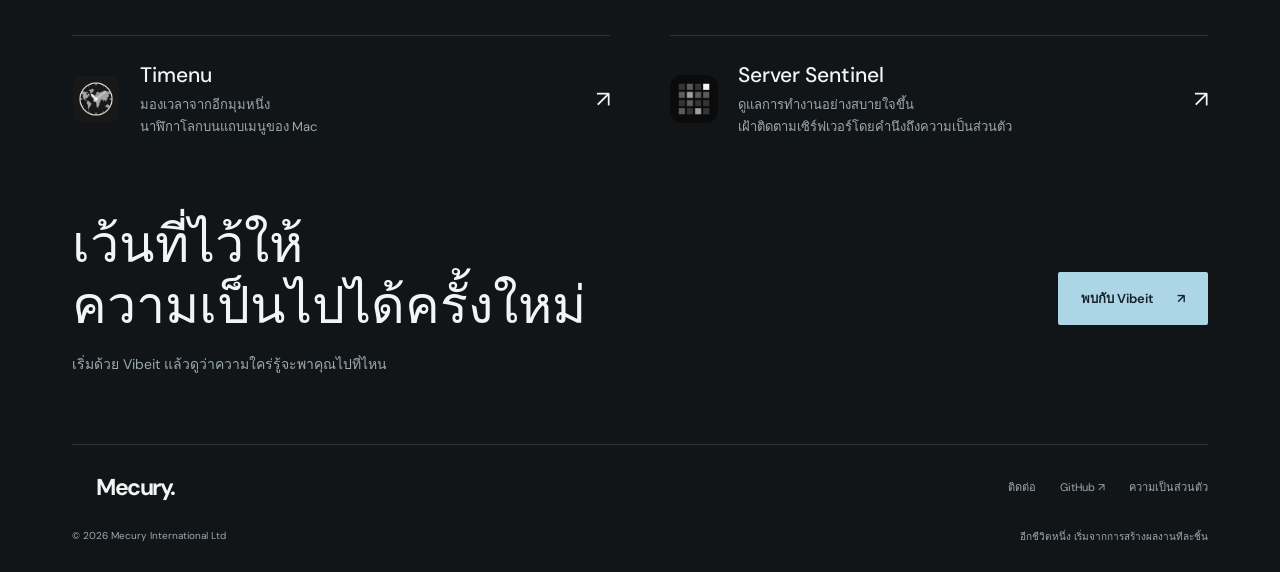
<file: th/index.html>
<!doctype html>
<html lang="th" dir="ltr"><head><meta charset="utf-8"><meta name="viewport" content="width=device-width,initial-scale=1"><title>Mecury — อีกชีวิตหนึ่งที่ลงมือสร้างจริง</title><meta name="description" content="โลกของ Zhi Luo นักชีววิทยาระดับโมเลกุลและชีววิทยาเชิงคำนวณ ศิษย์เก่า Imperial College London และเรื่องราวของ Vibeit ซึ่งเป็น IDE บน iPad ที่เขาเคยอยากมี"><meta name="theme-color" content="#111517"><link rel="canonical" href="https://www.mecury.co.uk/th/"><link rel="alternate" hreflang="en" href="https://www.mecury.co.uk/"><link rel="alternate" hreflang="fr" href="https://www.mecury.co.uk/fr/"><link rel="alternate" hreflang="de" href="https://www.mecury.co.uk/de/"><link rel="alternate" hreflang="th" href="https://www.mecury.co.uk/th/"><link rel="alternate" hreflang="ja" href="https://www.mecury.co.uk/ja/"><link rel="alternate" hreflang="ko" href="https://www.mecury.co.uk/ko/"><link rel="alternate" hreflang="zh-Hans" href="https://www.mecury.co.uk/zh-hans/"><link rel="alternate" hreflang="zh-Hant" href="https://www.mecury.co.uk/zh-hant/"><link rel="alternate" hreflang="es" href="https://www.mecury.co.uk/es/"><link rel="alternate" hreflang="ar" href="https://www.mecury.co.uk/ar/"><link rel="alternate" hreflang="it" href="https://www.mecury.co.uk/it/"><link rel="alternate" hreflang="x-default" href="https://www.mecury.co.uk/"><meta property="og:type" content="website"><meta property="og:site_name" content="Mecury"><meta property="og:title" content="Mecury — อีกชีวิตหนึ่งที่ลงมือสร้างจริง"><meta property="og:description" content="โลกของ Zhi Luo นักชีววิทยาระดับโมเลกุลและชีววิทยาเชิงคำนวณ ศิษย์เก่า Imperial College London และเรื่องราวของ Vibeit ซึ่งเป็น IDE บน iPad ที่เขาเคยอยากมี"><meta property="og:url" content="https://www.mecury.co.uk/th/"><meta property="og:image" content="https://www.mecury.co.uk/assets/home/portrait-creative.png"><meta property="og:image:alt" content="Zhi Luo สวมหูฟังสีน้ำเงินและมองไปด้านข้าง"><meta name="twitter:card" content="summary_large_image"><link rel="icon" href="/assets/home/favicon.svg"><link rel="stylesheet" href="/home.css"><script type="application/ld+json">{"@context": "https://schema.org", "@graph": [{"@type": "WebSite", "@id": "https://www.mecury.co.uk/#website", "url": "https://www.mecury.co.uk/", "name": "Mecury", "publisher": {"@id": "https://www.mecury.co.uk/#organization"}, "inLanguage": ["en", "fr", "de", "th", "ja", "ko", "zh-Hans", "zh-Hant", "es", "ar", "it"]}, {"@type": "WebPage", "@id": "https://www.mecury.co.uk/th/#webpage", "url": "https://www.mecury.co.uk/th/", "name": "Mecury — อีกชีวิตหนึ่งที่ลงมือสร้างจริง", "description": "โลกของ Zhi Luo นักชีววิทยาระดับโมเลกุลและชีววิทยาเชิงคำนวณ ศิษย์เก่า Imperial College London และเรื่องราวของ Vibeit ซึ่งเป็น IDE บน iPad ที่เขาเคยอยากมี", "inLanguage": "th", "isPartOf": {"@id": "https://www.mecury.co.uk/#website"}, "about": {"@id": "https://www.mecury.co.uk/#zhiluo"}}, {"@type": "Organization", "@id": "https://www.mecury.co.uk/#organization", "name": "Mecury International Ltd", "url": "https://www.mecury.co.uk/", "founder": {"@id": "https://www.mecury.co.uk/#zhiluo"}}, {"@type": "Person", "@id": "https://www.mecury.co.uk/#zhiluo", "name": "Zhi Luo", "jobTitle": "นักชีววิทยาระดับโมเลกุลและชีววิทยาเชิงคำนวณ", "alumniOf": {"@type": "CollegeOrUniversity", "name": "Imperial College London"}, "sameAs": ["https://github.com/zhiluo20"]}]}</script><script src="/home.js" defer></script></head>
<body class="b"><a class="skip" href="#main">ข้ามไปยังเนื้อหา</a>
<header class="wrap nav"><a class="wordmark" href="/th/" aria-label="Mecury"><bdi dir="ltr">Mecury.</bdi></a><nav class="nav-links" aria-label="Mecury"><a href="#vibeit">Vibeit</a><a href="#story">เรื่องราวของผม</a><a href="#projects">ผลงานอื่น</a></nav><details class="lang-menu"><summary aria-label="เลือกภาษา"><svg viewBox="0 0 24 24" fill="none" stroke="currentColor" stroke-width="1.4" aria-hidden="true"><circle cx="12" cy="12" r="9"/><ellipse cx="12" cy="12" rx="4" ry="9"/><path d="M3 12h18"/></svg><span dir="ltr">TH</span><span aria-hidden="true">⌄</span></summary><div class="lang-options"><a href="/" lang="en" hreflang="en" aria-label="English" ><span>English</span><small dir="ltr">EN</small></a><a href="/fr/" lang="fr" hreflang="fr" aria-label="Français" ><span>Français</span><small dir="ltr">FR</small></a><a href="/de/" lang="de" hreflang="de" aria-label="Deutsch" ><span>Deutsch</span><small dir="ltr">DE</small></a><a href="/th/" lang="th" hreflang="th" aria-label="ไทย" aria-current=page><span>ไทย</span><small dir="ltr">TH</small></a><a href="/ja/" lang="ja" hreflang="ja" aria-label="日本語" ><span>日本語</span><small dir="ltr">JA</small></a><a href="/ko/" lang="ko" hreflang="ko" aria-label="한국어" ><span>한국어</span><small dir="ltr">KO</small></a><a href="/zh-hans/" lang="zh-Hans" hreflang="zh-Hans" aria-label="简体中文" ><span>简体中文</span><small dir="ltr">简</small></a><a href="/zh-hant/" lang="zh-Hant" hreflang="zh-Hant" aria-label="繁體中文" ><span>繁體中文</span><small dir="ltr">繁</small></a><a href="/es/" lang="es" hreflang="es" aria-label="Español" ><span>Español</span><small dir="ltr">ES</small></a><a href="/ar/" lang="ar" hreflang="ar" aria-label="العربية" ><span>العربية</span><small dir="ltr">AR</small></a><a href="/it/" lang="it" hreflang="it" aria-label="Italiano" ><span>Italiano</span><small dir="ltr">IT</small></a></div></details></header>
<main>
<section class="wrap hero" id="main"><figure class="hero-photo"><img src="/assets/home/portrait-creative.png" alt="Zhi Luo สวมหูฟังสีน้ำเงินและมองไปด้านข้าง" width="1536" height="1024" fetchpriority="high"></figure><div class="hero-copy"><p class="eyebrow">Mecury / ชีวิตในโลกคู่ขนาน</p><h1>อีกชีวิตหนึ่ง<br><em>ที่ลงมือสร้างจริง</em></h1><p class="hero-intro">ผมชื่อ Zhi เป็นนักวิทยาศาสตร์ที่จินตนาการถึงชีวิตมากกว่าหนึ่งแบบ ที่นี่คือจุดเริ่มต้นที่ผมลงมือสร้างความเป็นไปได้เหล่านั้น</p><div class="cta-row"><a class="primary" href="https://www.mecury.co.uk/vibeit/">รู้จัก Vibeit<span aria-hidden="true">↗</span></a><a class="text-link" href="#story">อ่านเรื่องราว<span aria-hidden="true">↓</span></a></div><div class="identity"><strong><bdi dir="ltr">Zhi Luo</bdi></strong>นักชีววิทยาระดับโมเลกุลและชีววิทยาเชิงคำนวณ<br>ศิษย์เก่า Imperial College London</div><a class="hero-product" href="#vibeit"><img src="/assets/home/vibeit-device.png" alt="Vibeit บน iPad แสดงโค้ด Python รูปคลื่น และสเปกโตรแกรม" width="1477" height="1065"><div><p class="eyebrow">บทแรกของเรื่องราว</p><h2><bdi dir="ltr">Vibeit Studio</bdi></h2><p>ความฝันเก่า สู่แอปที่ใช้ได้จริง</p></div><span class="arrow" aria-hidden="true">↗</span></a></div><div class="hero-bottom"><span>วิทยาศาสตร์ × ซอฟต์แวร์ × ความเป็นไปได้</span><span class="hairline" aria-hidden="true"></span><a href="#vibeit">เลื่อนลงเพื่ออ่านบทแรก ↓</a></div></section>
<section class="wrap vibeit-section" id="vibeit"><div class="vibeit-head"><div><div class="product-label"><img src="/assets/home/vibeit-icon.png" alt="" width="38" height="38" loading="lazy"><span dir="ltr">Vibeit Studio</span></div><h2>ผมสร้าง IDE บน iPad<br>ที่เคยอยากมีในวันนั้น</h2></div><div class="product-intro"><p>เรื่องราวเริ่มจากนักศึกษาคนหนึ่ง iPad หนึ่งเครื่อง และคำถามว่า ทำไมผมจึงทำงาน Python บนเครื่องนี้ไม่ได้?</p><p>Vibeit คือคำตอบของผม</p></div></div><figure class="product-stage"><img class="device" src="/assets/home/vibeit-device.png" alt="Vibeit บน iPad แสดงโค้ด Python รูปคลื่น และสเปกโตรแกรม" width="1477" height="1065" loading="lazy"></figure><div class="product-foot"><div class="specs"><span>รัน Python จริงบนอุปกรณ์</span><span>สมุดบันทึกโค้ดแบบโต้ตอบ</span><span>สร้างมาเพื่อชิป Apple</span></div><a class="text-link" href="https://www.mecury.co.uk/vibeit/">สำรวจแอป<span aria-hidden="true">↗</span></a></div></section>
<section class="wrap story" id="story"><p class="eyebrow muted">01 / จุดเริ่มต้นของ Vibeit</p><h2>บางไอเดียอยู่กับเราเสมอ<br>จนถึงวันที่เราทำให้มันเป็นจริง</h2><div class="story-steps"><article class="story-step"><span class="number"><bdi dir="ltr">01</bdi> — ความฝันในวันนั้น</span><h3>แท็บเล็ตที่เต็มไปด้วยความเป็นไปได้</h3><p>iPad เครื่องแรกเก็บทั้งโน้ตและภาพร่างของผม ตอนเป็นนักศึกษา ผมอยากใช้มันเขียน Python และวิเคราะห์ข้อมูลทางชีววิทยาด้วย แต่ยังหา IDE ที่ตรงใจไม่ได้</p></article><article class="story-step"><span class="number"><bdi dir="ltr">02</bdi> — การตัดสินใจ</span><h3>สร้างเครื่องมือที่อยากใช้เอง</h3><p>ความคิดนั้นไม่เคยหายไป ผมจึงเริ่มพัฒนาเป็น Vibeit พื้นที่ทำงานจริงสำหรับโค้ด สมุดบันทึก และการสำรวจทางวิทยาศาสตร์บนอุปกรณ์เดียวกัน</p></article><article class="story-step"><span class="number"><bdi dir="ltr">03</bdi> — ความเป็นไปได้ในวันนี้</span><h3>ให้ฮาร์ดแวร์ทำอะไรได้มากขึ้น</h3><p>ชิปตระกูล M เพิ่มพลังประมวลผลให้ iPad ส่วน Vibeit ช่วยนำพลังนั้นมาใช้ในงานประจำวัน และทำให้ไอเดียเก่าของผมมีอนาคตที่คนอื่นร่วมใช้งานได้</p></article></div></section>
<section class="possibilities" id="zhiluo"><div class="wrap possibility-grid"><div><p class="eyebrow">02 / ชีวิตแบบอื่นที่อยากลอง</p><h2>เผื่อที่ไว้ให้ตัวผม<br>ที่ยังเติบโตต่อไป</h2><div class="about-copy"><p>ผมเป็นนักชีววิทยาระดับโมเลกุลและชีววิทยาเชิงคำนวณ จบจาก Imperial College London ผมรักวิทยาศาสตร์ และยังสงสัยใคร่รู้เกี่ยวกับโลกที่ไม่เคยใช้ชีวิตอยู่ ทั้งการแพทย์ กฎหมาย การแสดง และดนตรี</p><p>Mecury คือชื่อที่ผมตั้งให้ชีวิตหนึ่งในโลกคู่ขนานเหล่านั้น ในเวลาว่าง ผมเริ่มใช้ชีวิตแบบนั้นได้ ด้วยการสร้างซอฟต์แวร์ทีละชิ้น</p></div><div class="career-list"><span class="">นักวิทยาศาสตร์</span><span class="">แพทย์</span><span class="">ทนายความ</span><span class="">นักแสดง</span><span class="">นักร้อง</span><span class="current">ผู้สร้าง ที่นี่และตอนนี้ ↗</span></div></div><figure><img class="formal-photo" src="/assets/home/portrait-formal.jpg" alt="ภาพบุคคลของ Zhi Luo ในเสื้อแจ็กเก็ตผ้าทวีด" width="1086" height="1448" loading="lazy"><figcaption class="photo-caption"><span dir="ltr">Zhi Luo</span><span>นักวิทยาศาสตร์และผู้สร้าง</span></figcaption></figure></div></section>
<section class="wrap other-projects" id="projects"><div class="section-heading"><h2>ผลงานอื่นอีกเล็กน้อย</h2><span class="eyebrow">เรื่องราวยังดำเนินต่อ</span></div><div class="other-grid"><a class="project-row" href="https://www.mecury.co.uk/timenu/"><img src="/assets/home/timenu-icon.png" alt="" width="48" height="48" loading="lazy"><div><h3><bdi dir="ltr">Timenu</bdi></h3><p>มองเวลาจากอีกมุมหนึ่ง<br>นาฬิกาโลกบนแถบเมนูของ Mac</p></div><span class="arrow" aria-hidden="true">↗</span></a><a class="project-row" href="https://www.mecury.co.uk/server-sentinel/"><img src="/assets/home/server-sentinel-icon.png" alt="" width="48" height="48" loading="lazy"><div><h3><bdi dir="ltr">Server Sentinel</bdi></h3><p>ดูแลการทำงานอย่างสบายใจขึ้น<br>เฝ้าติดตามเซิร์ฟเวอร์โดยคำนึงถึงความเป็นส่วนตัว</p></div><span class="arrow" aria-hidden="true">↗</span></a></div></section>
<section class="wrap closing"><div><h2>เว้นที่ไว้ให้<br>ความเป็นไปได้ครั้งใหม่</h2><p>เริ่มด้วย Vibeit แล้วดูว่าความใคร่รู้จะพาคุณไปที่ไหน</p></div><a class="primary" href="https://www.mecury.co.uk/vibeit/">พบกับ Vibeit<span aria-hidden="true">↗</span></a></section>
</main><footer class="wrap"><div class="footer"><a class="wordmark" href="/th/" dir="ltr">Mecury.</a><div><a href="https://www.mecury.co.uk/vibeit/support.html">ติดต่อ</a><a href="https://github.com/zhiluo20"><bdi dir="ltr">GitHub ↗</bdi></a><a href="https://www.mecury.co.uk/privacy.html">ความเป็นส่วนตัว</a></div></div><div class="footer-bottom"><span dir="ltr">© 2026 Mecury International Ltd</span><span>อีกชีวิตหนึ่ง เริ่มจากการสร้างผลงานทีละชิ้น</span></div></footer>
</body></html>
</file>
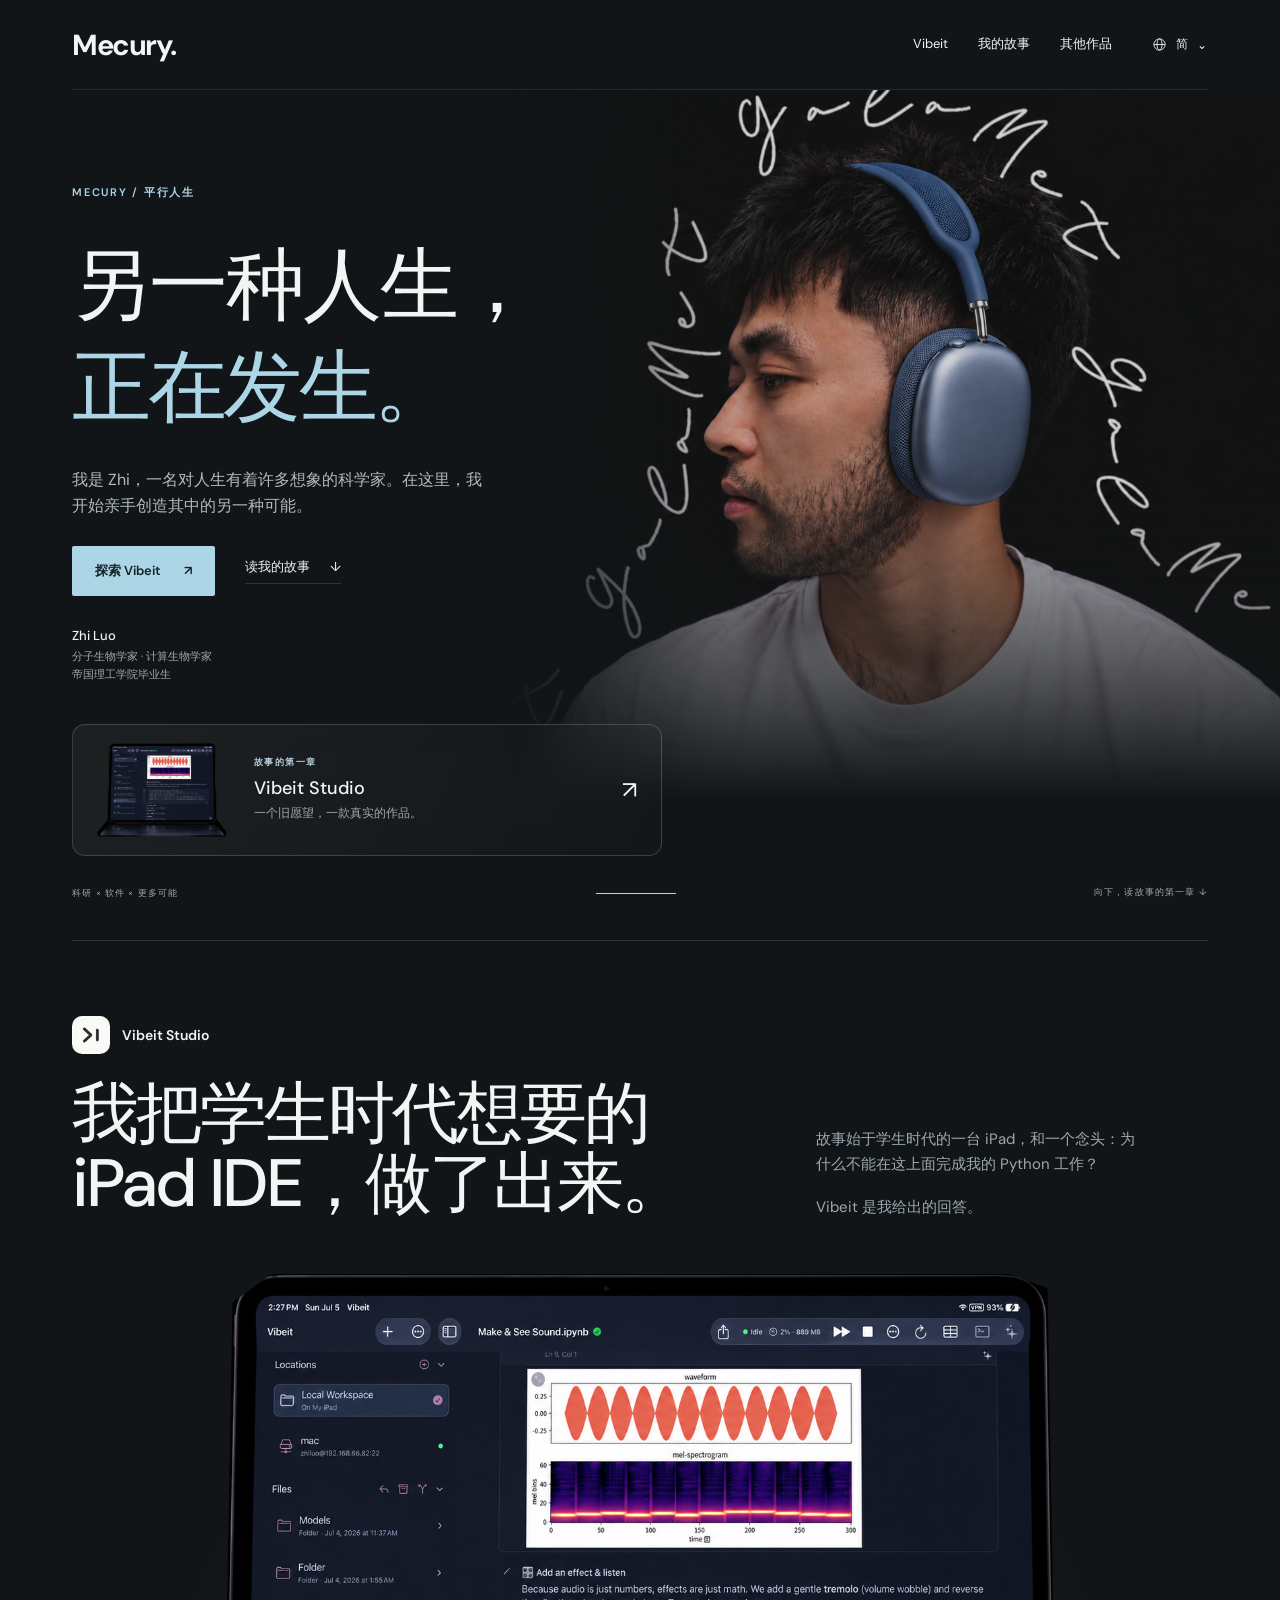
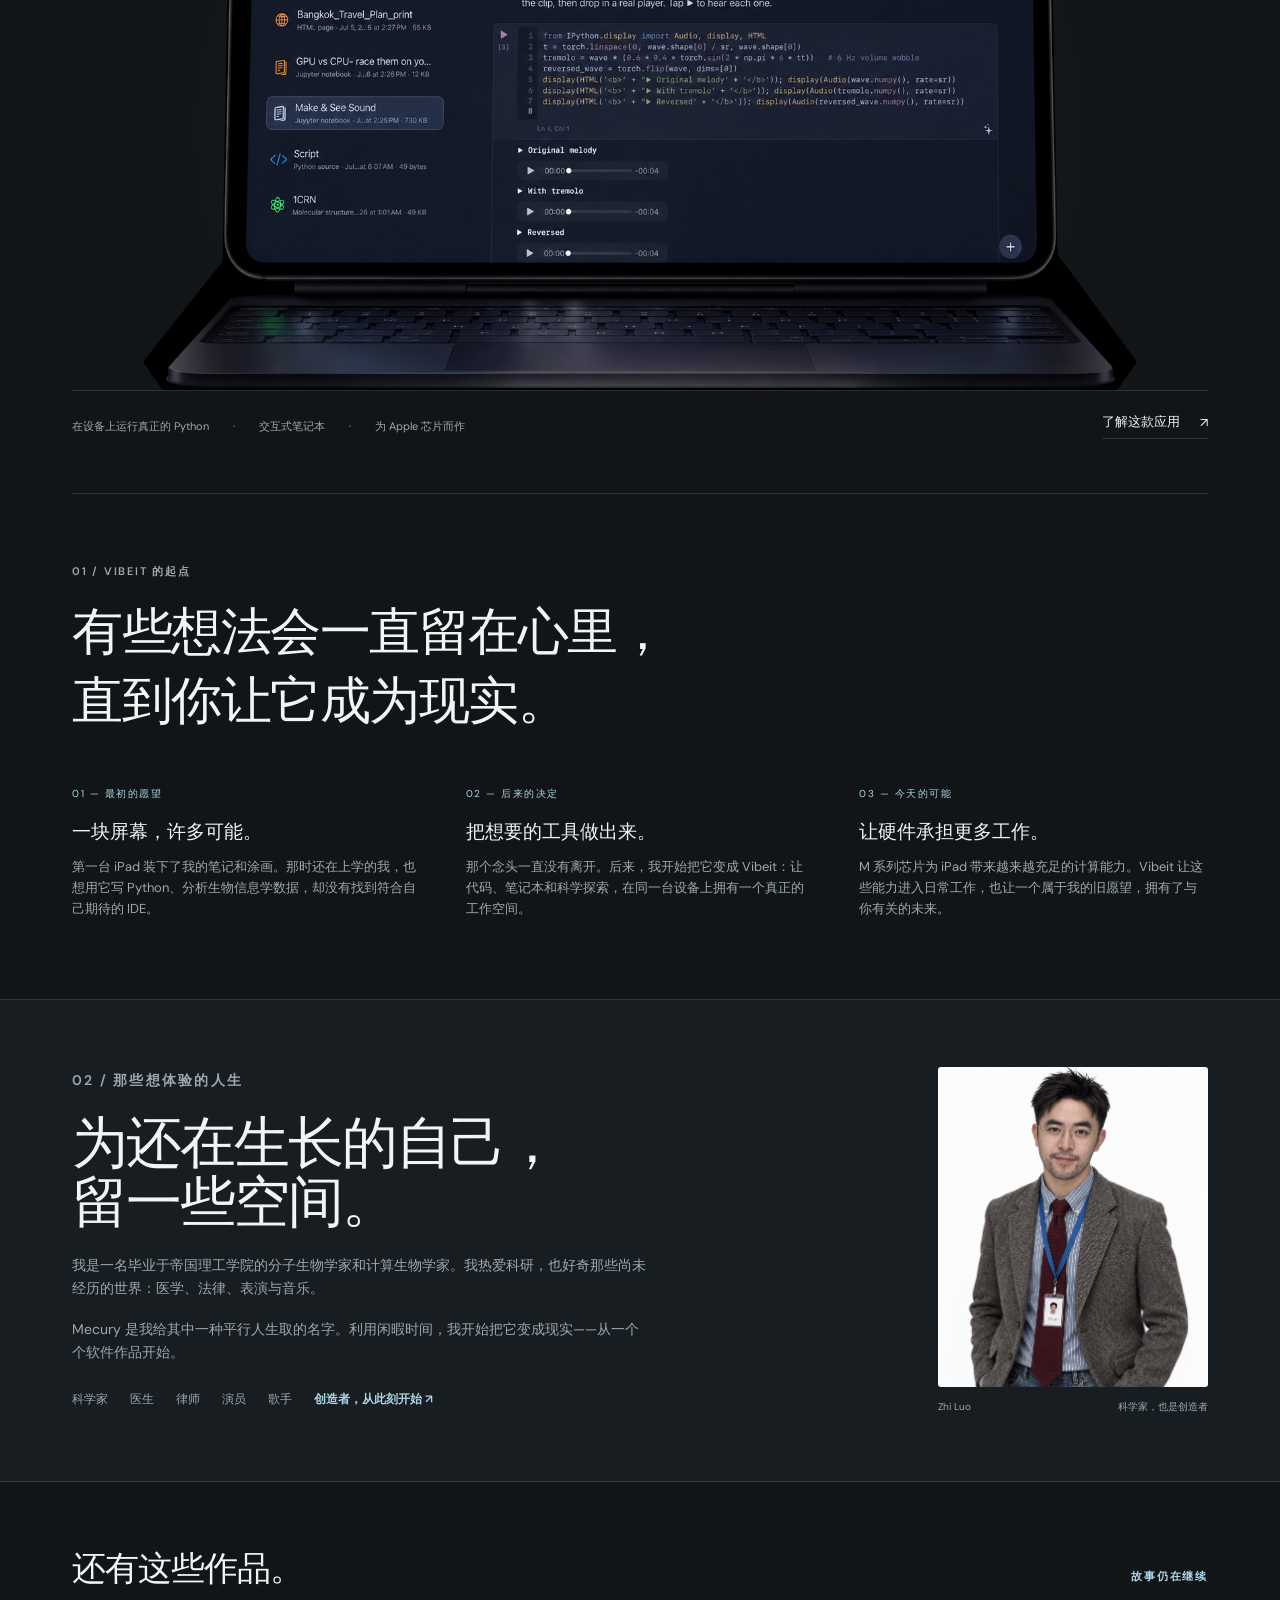
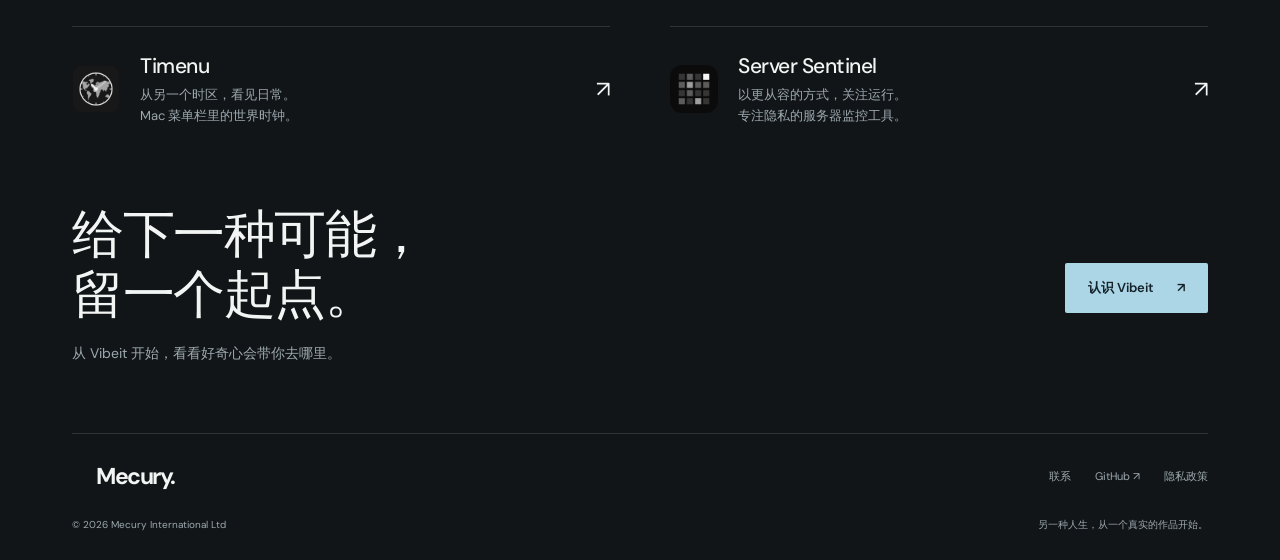
<file: zh-hans/index.html>
<!doctype html>
<html lang="zh-Hans" dir="ltr"><head><meta charset="utf-8"><meta name="viewport" content="width=device-width,initial-scale=1"><title>Mecury — 另一种人生，正在发生</title><meta name="description" content="认识 Zhi Luo：帝国理工学院毕业的分子生物学家与计算生物学家。探索 Mecury 的平行人生，以及 Vibeit 这款源于学生时代愿望的 iPad IDE。"><meta name="theme-color" content="#111517"><link rel="canonical" href="https://www.mecury.co.uk/zh-hans/"><link rel="alternate" hreflang="en" href="https://www.mecury.co.uk/"><link rel="alternate" hreflang="fr" href="https://www.mecury.co.uk/fr/"><link rel="alternate" hreflang="de" href="https://www.mecury.co.uk/de/"><link rel="alternate" hreflang="th" href="https://www.mecury.co.uk/th/"><link rel="alternate" hreflang="ja" href="https://www.mecury.co.uk/ja/"><link rel="alternate" hreflang="ko" href="https://www.mecury.co.uk/ko/"><link rel="alternate" hreflang="zh-Hans" href="https://www.mecury.co.uk/zh-hans/"><link rel="alternate" hreflang="zh-Hant" href="https://www.mecury.co.uk/zh-hant/"><link rel="alternate" hreflang="es" href="https://www.mecury.co.uk/es/"><link rel="alternate" hreflang="ar" href="https://www.mecury.co.uk/ar/"><link rel="alternate" hreflang="it" href="https://www.mecury.co.uk/it/"><link rel="alternate" hreflang="x-default" href="https://www.mecury.co.uk/"><meta property="og:type" content="website"><meta property="og:site_name" content="Mecury"><meta property="og:title" content="Mecury — 另一种人生，正在发生"><meta property="og:description" content="认识 Zhi Luo：帝国理工学院毕业的分子生物学家与计算生物学家。探索 Mecury 的平行人生，以及 Vibeit 这款源于学生时代愿望的 iPad IDE。"><meta property="og:url" content="https://www.mecury.co.uk/zh-hans/"><meta property="og:image" content="https://www.mecury.co.uk/assets/home/portrait-creative.png"><meta property="og:image:alt" content="戴着蓝色耳机、望向侧方的 Zhi Luo"><meta name="twitter:card" content="summary_large_image"><link rel="icon" href="/assets/home/favicon.svg"><link rel="stylesheet" href="/home.css"><script type="application/ld+json">{"@context": "https://schema.org", "@graph": [{"@type": "WebSite", "@id": "https://www.mecury.co.uk/#website", "url": "https://www.mecury.co.uk/", "name": "Mecury", "publisher": {"@id": "https://www.mecury.co.uk/#organization"}, "inLanguage": ["en", "fr", "de", "th", "ja", "ko", "zh-Hans", "zh-Hant", "es", "ar", "it"]}, {"@type": "WebPage", "@id": "https://www.mecury.co.uk/zh-hans/#webpage", "url": "https://www.mecury.co.uk/zh-hans/", "name": "Mecury — 另一种人生，正在发生", "description": "认识 Zhi Luo：帝国理工学院毕业的分子生物学家与计算生物学家。探索 Mecury 的平行人生，以及 Vibeit 这款源于学生时代愿望的 iPad IDE。", "inLanguage": "zh-Hans", "isPartOf": {"@id": "https://www.mecury.co.uk/#website"}, "about": {"@id": "https://www.mecury.co.uk/#zhiluo"}}, {"@type": "Organization", "@id": "https://www.mecury.co.uk/#organization", "name": "Mecury International Ltd", "url": "https://www.mecury.co.uk/", "founder": {"@id": "https://www.mecury.co.uk/#zhiluo"}}, {"@type": "Person", "@id": "https://www.mecury.co.uk/#zhiluo", "name": "Zhi Luo", "jobTitle": "分子生物学家 · 计算生物学家", "alumniOf": {"@type": "CollegeOrUniversity", "name": "Imperial College London"}, "sameAs": ["https://github.com/zhiluo20"]}]}</script><script src="/home.js" defer></script></head>
<body class="b"><a class="skip" href="#main">跳转到正文</a>
<header class="wrap nav"><a class="wordmark" href="/zh-hans/" aria-label="Mecury"><bdi dir="ltr">Mecury.</bdi></a><nav class="nav-links" aria-label="Mecury"><a href="#vibeit">Vibeit</a><a href="#story">我的故事</a><a href="#projects">其他作品</a></nav><details class="lang-menu"><summary aria-label="选择语言"><svg viewBox="0 0 24 24" fill="none" stroke="currentColor" stroke-width="1.4" aria-hidden="true"><circle cx="12" cy="12" r="9"/><ellipse cx="12" cy="12" rx="4" ry="9"/><path d="M3 12h18"/></svg><span dir="ltr">简</span><span aria-hidden="true">⌄</span></summary><div class="lang-options"><a href="/" lang="en" hreflang="en" aria-label="English" ><span>English</span><small dir="ltr">EN</small></a><a href="/fr/" lang="fr" hreflang="fr" aria-label="Français" ><span>Français</span><small dir="ltr">FR</small></a><a href="/de/" lang="de" hreflang="de" aria-label="Deutsch" ><span>Deutsch</span><small dir="ltr">DE</small></a><a href="/th/" lang="th" hreflang="th" aria-label="ไทย" ><span>ไทย</span><small dir="ltr">TH</small></a><a href="/ja/" lang="ja" hreflang="ja" aria-label="日本語" ><span>日本語</span><small dir="ltr">JA</small></a><a href="/ko/" lang="ko" hreflang="ko" aria-label="한국어" ><span>한국어</span><small dir="ltr">KO</small></a><a href="/zh-hans/" lang="zh-Hans" hreflang="zh-Hans" aria-label="简体中文" aria-current=page><span>简体中文</span><small dir="ltr">简</small></a><a href="/zh-hant/" lang="zh-Hant" hreflang="zh-Hant" aria-label="繁體中文" ><span>繁體中文</span><small dir="ltr">繁</small></a><a href="/es/" lang="es" hreflang="es" aria-label="Español" ><span>Español</span><small dir="ltr">ES</small></a><a href="/ar/" lang="ar" hreflang="ar" aria-label="العربية" ><span>العربية</span><small dir="ltr">AR</small></a><a href="/it/" lang="it" hreflang="it" aria-label="Italiano" ><span>Italiano</span><small dir="ltr">IT</small></a></div></details></header>
<main>
<section class="wrap hero" id="main"><figure class="hero-photo"><img src="/assets/home/portrait-creative.png" alt="戴着蓝色耳机、望向侧方的 Zhi Luo" width="1536" height="1024" fetchpriority="high"></figure><div class="hero-copy"><p class="eyebrow">Mecury / 平行人生</p><h1>另一种人生，<br><em>正在发生。</em></h1><p class="hero-intro">我是 Zhi，一名对人生有着许多想象的科学家。在这里，我开始亲手创造其中的另一种可能。</p><div class="cta-row"><a class="primary" href="https://www.mecury.co.uk/vibeit/">探索 Vibeit<span aria-hidden="true">↗</span></a><a class="text-link" href="#story">读我的故事<span aria-hidden="true">↓</span></a></div><div class="identity"><strong><bdi dir="ltr">Zhi Luo</bdi></strong>分子生物学家 · 计算生物学家<br>帝国理工学院毕业生</div><a class="hero-product" href="#vibeit"><img src="/assets/home/vibeit-device.png" alt="iPad 上的真实 Vibeit 界面，展示 Python 代码、波形和频谱图" width="1477" height="1065"><div><p class="eyebrow">故事的第一章</p><h2><bdi dir="ltr">Vibeit Studio</bdi></h2><p>一个旧愿望，一款真实的作品。</p></div><span class="arrow" aria-hidden="true">↗</span></a></div><div class="hero-bottom"><span>科研 × 软件 × 更多可能</span><span class="hairline" aria-hidden="true"></span><a href="#vibeit">向下，读故事的第一章 ↓</a></div></section>
<section class="wrap vibeit-section" id="vibeit"><div class="vibeit-head"><div><div class="product-label"><img src="/assets/home/vibeit-icon.png" alt="" width="38" height="38" loading="lazy"><span dir="ltr">Vibeit Studio</span></div><h2>我把学生时代想要的<br>iPad IDE，做了出来。</h2></div><div class="product-intro"><p>故事始于学生时代的一台 iPad，和一个念头：为什么不能在这上面完成我的 Python 工作？</p><p>Vibeit 是我给出的回答。</p></div></div><figure class="product-stage"><img class="device" src="/assets/home/vibeit-device.png" alt="iPad 上的真实 Vibeit 界面，展示 Python 代码、波形和频谱图" width="1477" height="1065" loading="lazy"></figure><div class="product-foot"><div class="specs"><span>在设备上运行真正的 Python</span><span>交互式笔记本</span><span>为 Apple 芯片而作</span></div><a class="text-link" href="https://www.mecury.co.uk/vibeit/">了解这款应用<span aria-hidden="true">↗</span></a></div></section>
<section class="wrap story" id="story"><p class="eyebrow muted">01 / Vibeit 的起点</p><h2>有些想法会一直留在心里，<br>直到你让它成为现实。</h2><div class="story-steps"><article class="story-step"><span class="number"><bdi dir="ltr">01</bdi> — 最初的愿望</span><h3>一块屏幕，许多可能。</h3><p>第一台 iPad 装下了我的笔记和涂画。那时还在上学的我，也想用它写 Python、分析生物信息学数据，却没有找到符合自己期待的 IDE。</p></article><article class="story-step"><span class="number"><bdi dir="ltr">02</bdi> — 后来的决定</span><h3>把想要的工具做出来。</h3><p>那个念头一直没有离开。后来，我开始把它变成 Vibeit：让代码、笔记本和科学探索，在同一台设备上拥有一个真正的工作空间。</p></article><article class="story-step"><span class="number"><bdi dir="ltr">03</bdi> — 今天的可能</span><h3>让硬件承担更多工作。</h3><p>M 系列芯片为 iPad 带来越来越充足的计算能力。Vibeit 让这些能力进入日常工作，也让一个属于我的旧愿望，拥有了与你有关的未来。</p></article></div></section>
<section class="possibilities" id="zhiluo"><div class="wrap possibility-grid"><div><p class="eyebrow">02 / 那些想体验的人生</p><h2>为还在生长的自己，<br>留一些空间。</h2><div class="about-copy"><p>我是一名毕业于帝国理工学院的分子生物学家和计算生物学家。我热爱科研，也好奇那些尚未经历的世界：医学、法律、表演与音乐。</p><p>Mecury 是我给其中一种平行人生取的名字。利用闲暇时间，我开始把它变成现实——从一个个软件作品开始。</p></div><div class="career-list"><span class="">科学家</span><span class="">医生</span><span class="">律师</span><span class="">演员</span><span class="">歌手</span><span class="current">创造者，从此刻开始 ↗</span></div></div><figure><img class="formal-photo" src="/assets/home/portrait-formal.jpg" alt="身穿粗花呢外套的 Zhi Luo 正装肖像" width="1086" height="1448" loading="lazy"><figcaption class="photo-caption"><span dir="ltr">Zhi Luo</span><span>科学家，也是创造者</span></figcaption></figure></div></section>
<section class="wrap other-projects" id="projects"><div class="section-heading"><h2>还有这些作品。</h2><span class="eyebrow">故事仍在继续</span></div><div class="other-grid"><a class="project-row" href="https://www.mecury.co.uk/timenu/"><img src="/assets/home/timenu-icon.png" alt="" width="48" height="48" loading="lazy"><div><h3><bdi dir="ltr">Timenu</bdi></h3><p>从另一个时区，看见日常。<br>Mac 菜单栏里的世界时钟。</p></div><span class="arrow" aria-hidden="true">↗</span></a><a class="project-row" href="https://www.mecury.co.uk/server-sentinel/"><img src="/assets/home/server-sentinel-icon.png" alt="" width="48" height="48" loading="lazy"><div><h3><bdi dir="ltr">Server Sentinel</bdi></h3><p>以更从容的方式，关注运行。<br>专注隐私的服务器监控工具。</p></div><span class="arrow" aria-hidden="true">↗</span></a></div></section>
<section class="wrap closing"><div><h2>给下一种可能，<br>留一个起点。</h2><p>从 Vibeit 开始，看看好奇心会带你去哪里。</p></div><a class="primary" href="https://www.mecury.co.uk/vibeit/">认识 Vibeit<span aria-hidden="true">↗</span></a></section>
</main><footer class="wrap"><div class="footer"><a class="wordmark" href="/zh-hans/" dir="ltr">Mecury.</a><div><a href="https://www.mecury.co.uk/vibeit/support.html">联系</a><a href="https://github.com/zhiluo20"><bdi dir="ltr">GitHub ↗</bdi></a><a href="https://www.mecury.co.uk/privacy.html">隐私政策</a></div></div><div class="footer-bottom"><span dir="ltr">© 2026 Mecury International Ltd</span><span>另一种人生，从一个真实的作品开始。</span></div></footer>
</body></html>
</file>
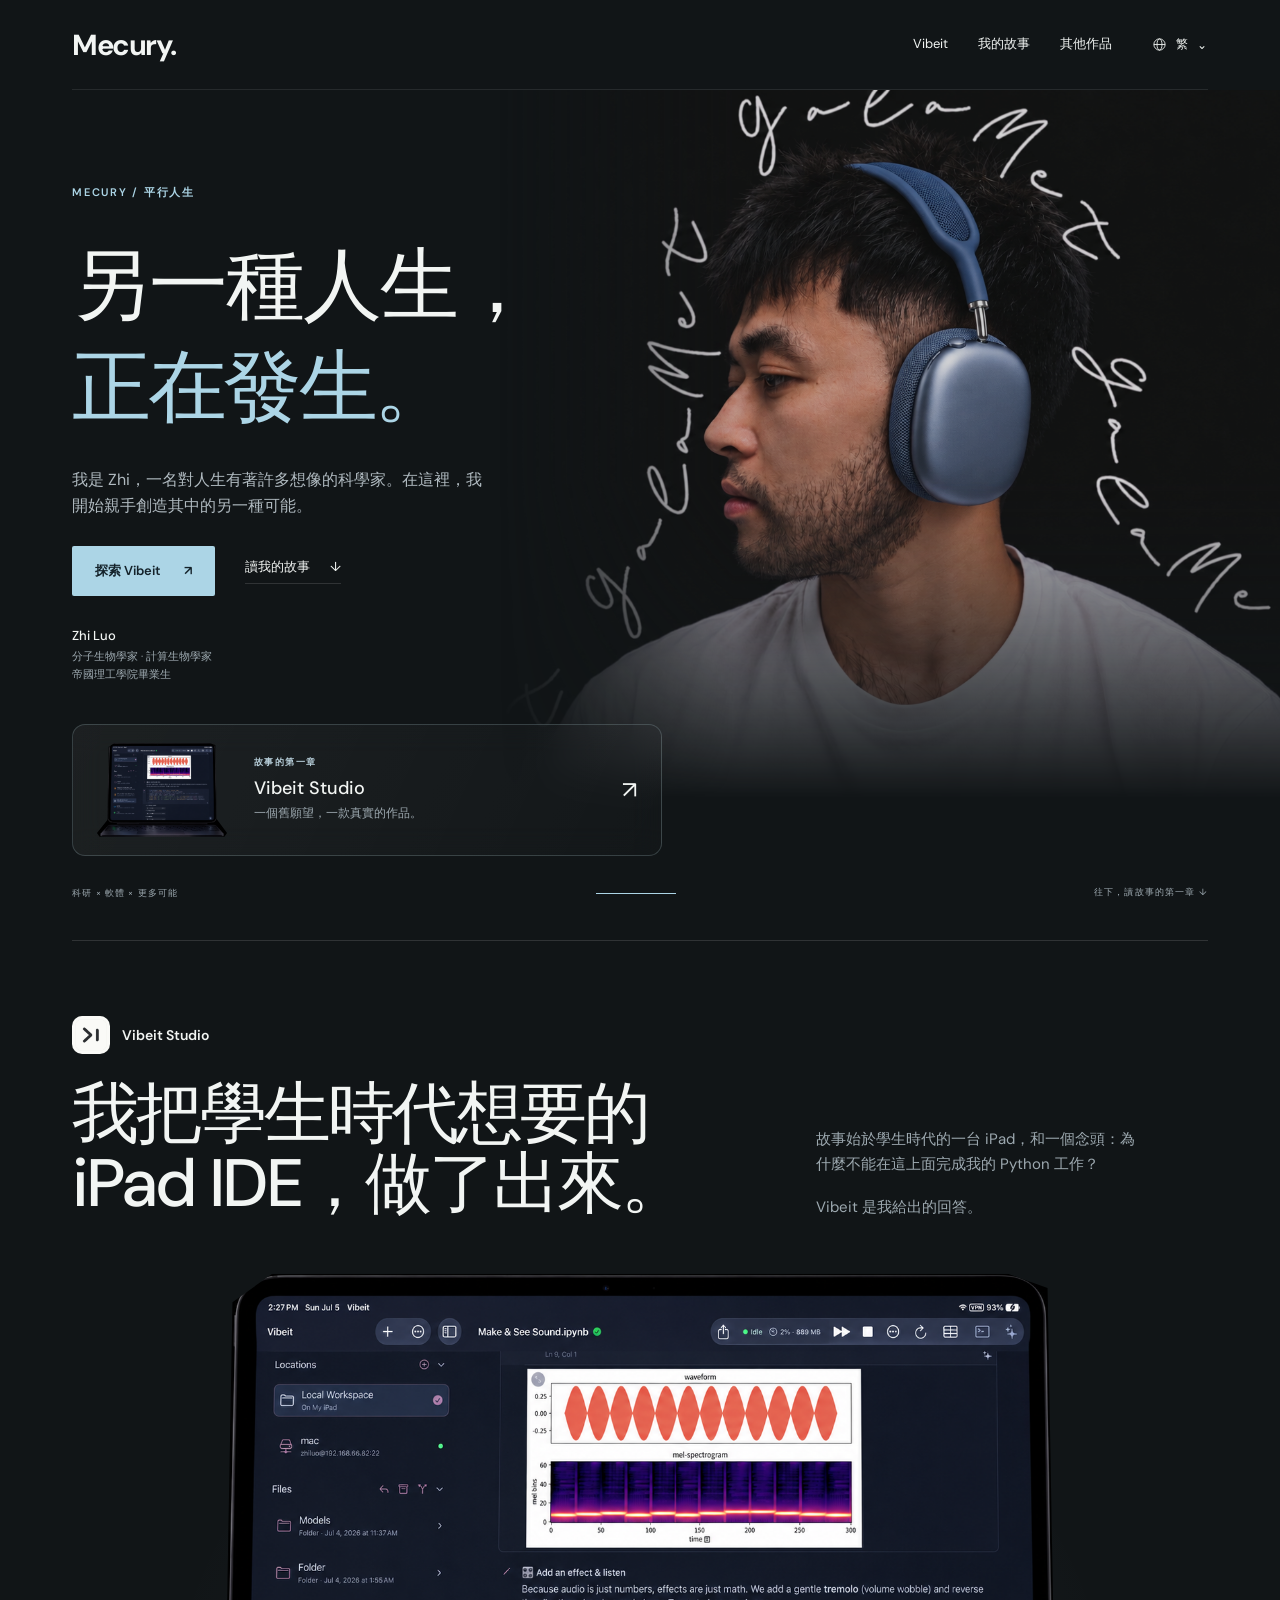
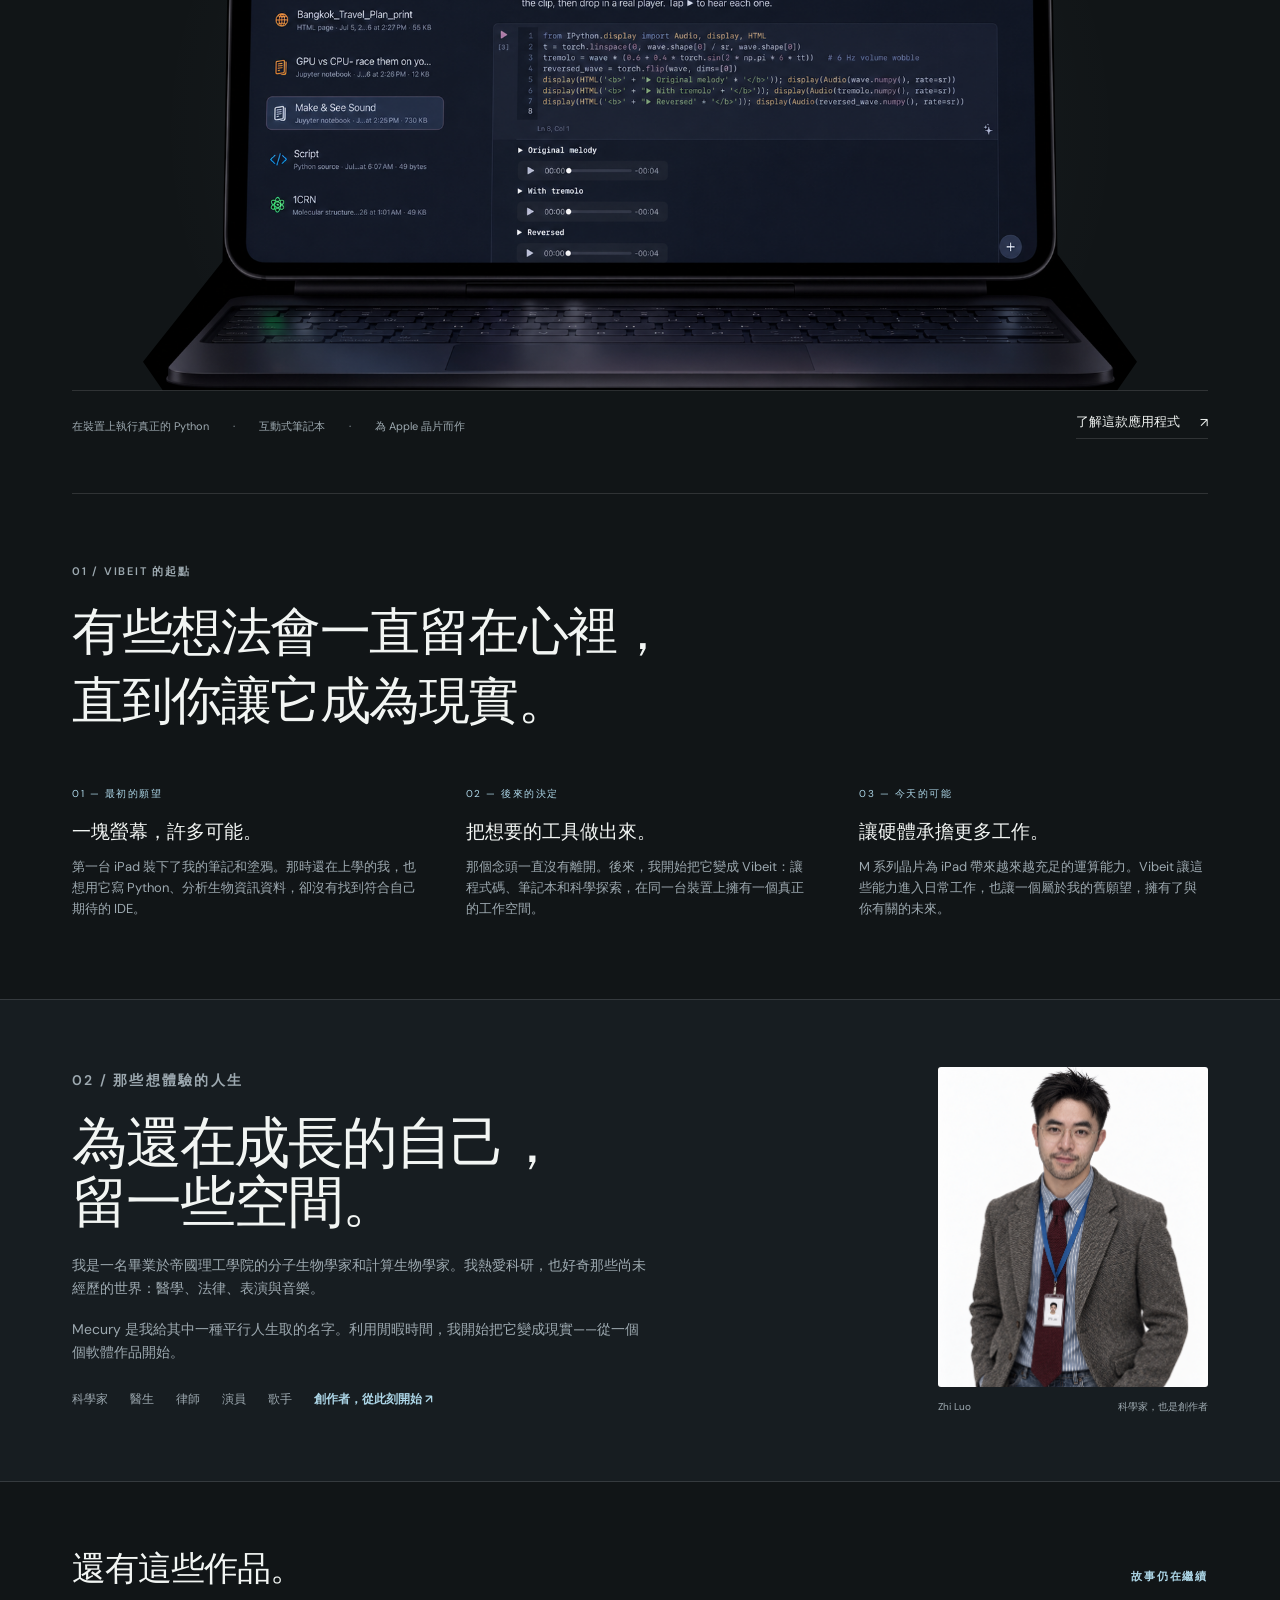
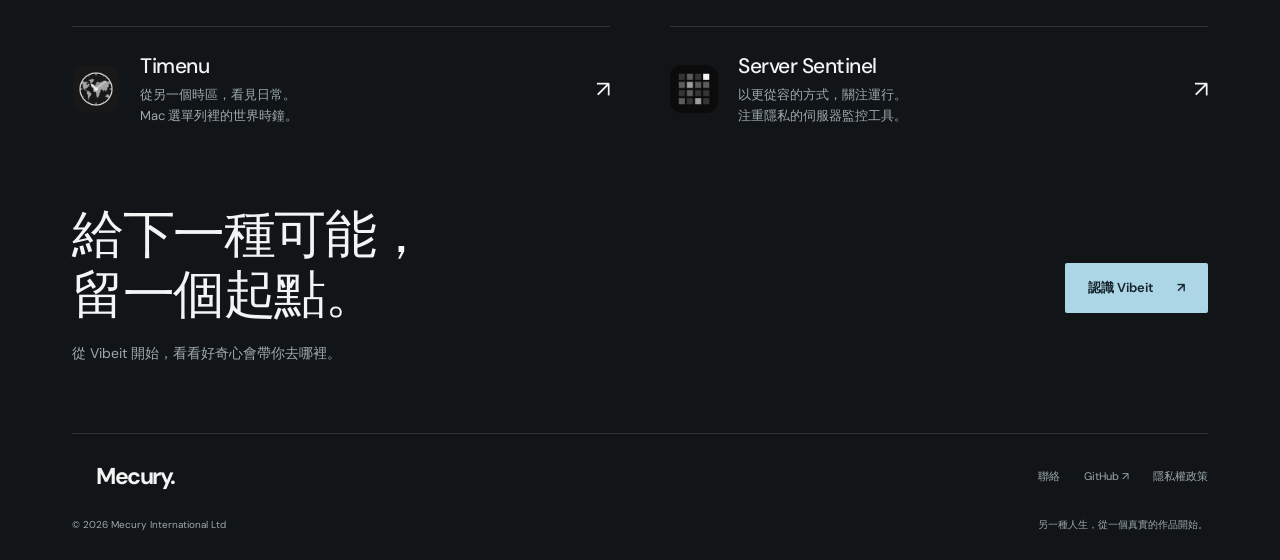
<file: zh-hant/index.html>
<!doctype html>
<html lang="zh-Hant" dir="ltr"><head><meta charset="utf-8"><meta name="viewport" content="width=device-width,initial-scale=1"><title>Mecury — 另一種人生，正在發生</title><meta name="description" content="認識 Zhi Luo：帝國理工學院畢業的分子生物學家與計算生物學家。探索 Mecury 的平行人生，以及 Vibeit 這款源於學生時代願望的 iPad IDE。"><meta name="theme-color" content="#111517"><link rel="canonical" href="https://www.mecury.co.uk/zh-hant/"><link rel="alternate" hreflang="en" href="https://www.mecury.co.uk/"><link rel="alternate" hreflang="fr" href="https://www.mecury.co.uk/fr/"><link rel="alternate" hreflang="de" href="https://www.mecury.co.uk/de/"><link rel="alternate" hreflang="th" href="https://www.mecury.co.uk/th/"><link rel="alternate" hreflang="ja" href="https://www.mecury.co.uk/ja/"><link rel="alternate" hreflang="ko" href="https://www.mecury.co.uk/ko/"><link rel="alternate" hreflang="zh-Hans" href="https://www.mecury.co.uk/zh-hans/"><link rel="alternate" hreflang="zh-Hant" href="https://www.mecury.co.uk/zh-hant/"><link rel="alternate" hreflang="es" href="https://www.mecury.co.uk/es/"><link rel="alternate" hreflang="ar" href="https://www.mecury.co.uk/ar/"><link rel="alternate" hreflang="it" href="https://www.mecury.co.uk/it/"><link rel="alternate" hreflang="x-default" href="https://www.mecury.co.uk/"><meta property="og:type" content="website"><meta property="og:site_name" content="Mecury"><meta property="og:title" content="Mecury — 另一種人生，正在發生"><meta property="og:description" content="認識 Zhi Luo：帝國理工學院畢業的分子生物學家與計算生物學家。探索 Mecury 的平行人生，以及 Vibeit 這款源於學生時代願望的 iPad IDE。"><meta property="og:url" content="https://www.mecury.co.uk/zh-hant/"><meta property="og:image" content="https://www.mecury.co.uk/assets/home/portrait-creative.png"><meta property="og:image:alt" content="戴著藍色耳機、望向側方的 Zhi Luo"><meta name="twitter:card" content="summary_large_image"><link rel="icon" href="/assets/home/favicon.svg"><link rel="stylesheet" href="/home.css"><script type="application/ld+json">{"@context": "https://schema.org", "@graph": [{"@type": "WebSite", "@id": "https://www.mecury.co.uk/#website", "url": "https://www.mecury.co.uk/", "name": "Mecury", "publisher": {"@id": "https://www.mecury.co.uk/#organization"}, "inLanguage": ["en", "fr", "de", "th", "ja", "ko", "zh-Hans", "zh-Hant", "es", "ar", "it"]}, {"@type": "WebPage", "@id": "https://www.mecury.co.uk/zh-hant/#webpage", "url": "https://www.mecury.co.uk/zh-hant/", "name": "Mecury — 另一種人生，正在發生", "description": "認識 Zhi Luo：帝國理工學院畢業的分子生物學家與計算生物學家。探索 Mecury 的平行人生，以及 Vibeit 這款源於學生時代願望的 iPad IDE。", "inLanguage": "zh-Hant", "isPartOf": {"@id": "https://www.mecury.co.uk/#website"}, "about": {"@id": "https://www.mecury.co.uk/#zhiluo"}}, {"@type": "Organization", "@id": "https://www.mecury.co.uk/#organization", "name": "Mecury International Ltd", "url": "https://www.mecury.co.uk/", "founder": {"@id": "https://www.mecury.co.uk/#zhiluo"}}, {"@type": "Person", "@id": "https://www.mecury.co.uk/#zhiluo", "name": "Zhi Luo", "jobTitle": "分子生物學家 · 計算生物學家", "alumniOf": {"@type": "CollegeOrUniversity", "name": "Imperial College London"}, "sameAs": ["https://github.com/zhiluo20"]}]}</script><script src="/home.js" defer></script></head>
<body class="b"><a class="skip" href="#main">跳至正文</a>
<header class="wrap nav"><a class="wordmark" href="/zh-hant/" aria-label="Mecury"><bdi dir="ltr">Mecury.</bdi></a><nav class="nav-links" aria-label="Mecury"><a href="#vibeit">Vibeit</a><a href="#story">我的故事</a><a href="#projects">其他作品</a></nav><details class="lang-menu"><summary aria-label="選擇語言"><svg viewBox="0 0 24 24" fill="none" stroke="currentColor" stroke-width="1.4" aria-hidden="true"><circle cx="12" cy="12" r="9"/><ellipse cx="12" cy="12" rx="4" ry="9"/><path d="M3 12h18"/></svg><span dir="ltr">繁</span><span aria-hidden="true">⌄</span></summary><div class="lang-options"><a href="/" lang="en" hreflang="en" aria-label="English" ><span>English</span><small dir="ltr">EN</small></a><a href="/fr/" lang="fr" hreflang="fr" aria-label="Français" ><span>Français</span><small dir="ltr">FR</small></a><a href="/de/" lang="de" hreflang="de" aria-label="Deutsch" ><span>Deutsch</span><small dir="ltr">DE</small></a><a href="/th/" lang="th" hreflang="th" aria-label="ไทย" ><span>ไทย</span><small dir="ltr">TH</small></a><a href="/ja/" lang="ja" hreflang="ja" aria-label="日本語" ><span>日本語</span><small dir="ltr">JA</small></a><a href="/ko/" lang="ko" hreflang="ko" aria-label="한국어" ><span>한국어</span><small dir="ltr">KO</small></a><a href="/zh-hans/" lang="zh-Hans" hreflang="zh-Hans" aria-label="简体中文" ><span>简体中文</span><small dir="ltr">简</small></a><a href="/zh-hant/" lang="zh-Hant" hreflang="zh-Hant" aria-label="繁體中文" aria-current=page><span>繁體中文</span><small dir="ltr">繁</small></a><a href="/es/" lang="es" hreflang="es" aria-label="Español" ><span>Español</span><small dir="ltr">ES</small></a><a href="/ar/" lang="ar" hreflang="ar" aria-label="العربية" ><span>العربية</span><small dir="ltr">AR</small></a><a href="/it/" lang="it" hreflang="it" aria-label="Italiano" ><span>Italiano</span><small dir="ltr">IT</small></a></div></details></header>
<main>
<section class="wrap hero" id="main"><figure class="hero-photo"><img src="/assets/home/portrait-creative.png" alt="戴著藍色耳機、望向側方的 Zhi Luo" width="1536" height="1024" fetchpriority="high"></figure><div class="hero-copy"><p class="eyebrow">Mecury / 平行人生</p><h1>另一種人生，<br><em>正在發生。</em></h1><p class="hero-intro">我是 Zhi，一名對人生有著許多想像的科學家。在這裡，我開始親手創造其中的另一種可能。</p><div class="cta-row"><a class="primary" href="https://www.mecury.co.uk/vibeit/">探索 Vibeit<span aria-hidden="true">↗</span></a><a class="text-link" href="#story">讀我的故事<span aria-hidden="true">↓</span></a></div><div class="identity"><strong><bdi dir="ltr">Zhi Luo</bdi></strong>分子生物學家 · 計算生物學家<br>帝國理工學院畢業生</div><a class="hero-product" href="#vibeit"><img src="/assets/home/vibeit-device.png" alt="iPad 上的真實 Vibeit 介面，展示 Python 程式碼、波形及頻譜圖" width="1477" height="1065"><div><p class="eyebrow">故事的第一章</p><h2><bdi dir="ltr">Vibeit Studio</bdi></h2><p>一個舊願望，一款真實的作品。</p></div><span class="arrow" aria-hidden="true">↗</span></a></div><div class="hero-bottom"><span>科研 × 軟體 × 更多可能</span><span class="hairline" aria-hidden="true"></span><a href="#vibeit">往下，讀故事的第一章 ↓</a></div></section>
<section class="wrap vibeit-section" id="vibeit"><div class="vibeit-head"><div><div class="product-label"><img src="/assets/home/vibeit-icon.png" alt="" width="38" height="38" loading="lazy"><span dir="ltr">Vibeit Studio</span></div><h2>我把學生時代想要的<br>iPad IDE，做了出來。</h2></div><div class="product-intro"><p>故事始於學生時代的一台 iPad，和一個念頭：為什麼不能在這上面完成我的 Python 工作？</p><p>Vibeit 是我給出的回答。</p></div></div><figure class="product-stage"><img class="device" src="/assets/home/vibeit-device.png" alt="iPad 上的真實 Vibeit 介面，展示 Python 程式碼、波形及頻譜圖" width="1477" height="1065" loading="lazy"></figure><div class="product-foot"><div class="specs"><span>在裝置上執行真正的 Python</span><span>互動式筆記本</span><span>為 Apple 晶片而作</span></div><a class="text-link" href="https://www.mecury.co.uk/vibeit/">了解這款應用程式<span aria-hidden="true">↗</span></a></div></section>
<section class="wrap story" id="story"><p class="eyebrow muted">01 / Vibeit 的起點</p><h2>有些想法會一直留在心裡，<br>直到你讓它成為現實。</h2><div class="story-steps"><article class="story-step"><span class="number"><bdi dir="ltr">01</bdi> — 最初的願望</span><h3>一塊螢幕，許多可能。</h3><p>第一台 iPad 裝下了我的筆記和塗鴉。那時還在上學的我，也想用它寫 Python、分析生物資訊資料，卻沒有找到符合自己期待的 IDE。</p></article><article class="story-step"><span class="number"><bdi dir="ltr">02</bdi> — 後來的決定</span><h3>把想要的工具做出來。</h3><p>那個念頭一直沒有離開。後來，我開始把它變成 Vibeit：讓程式碼、筆記本和科學探索，在同一台裝置上擁有一個真正的工作空間。</p></article><article class="story-step"><span class="number"><bdi dir="ltr">03</bdi> — 今天的可能</span><h3>讓硬體承擔更多工作。</h3><p>M 系列晶片為 iPad 帶來越來越充足的運算能力。Vibeit 讓這些能力進入日常工作，也讓一個屬於我的舊願望，擁有了與你有關的未來。</p></article></div></section>
<section class="possibilities" id="zhiluo"><div class="wrap possibility-grid"><div><p class="eyebrow">02 / 那些想體驗的人生</p><h2>為還在成長的自己，<br>留一些空間。</h2><div class="about-copy"><p>我是一名畢業於帝國理工學院的分子生物學家和計算生物學家。我熱愛科研，也好奇那些尚未經歷的世界：醫學、法律、表演與音樂。</p><p>Mecury 是我給其中一種平行人生取的名字。利用閒暇時間，我開始把它變成現實——從一個個軟體作品開始。</p></div><div class="career-list"><span class="">科學家</span><span class="">醫生</span><span class="">律師</span><span class="">演員</span><span class="">歌手</span><span class="current">創作者，從此刻開始 ↗</span></div></div><figure><img class="formal-photo" src="/assets/home/portrait-formal.jpg" alt="身穿粗花呢外套的 Zhi Luo 正裝肖像" width="1086" height="1448" loading="lazy"><figcaption class="photo-caption"><span dir="ltr">Zhi Luo</span><span>科學家，也是創作者</span></figcaption></figure></div></section>
<section class="wrap other-projects" id="projects"><div class="section-heading"><h2>還有這些作品。</h2><span class="eyebrow">故事仍在繼續</span></div><div class="other-grid"><a class="project-row" href="https://www.mecury.co.uk/timenu/"><img src="/assets/home/timenu-icon.png" alt="" width="48" height="48" loading="lazy"><div><h3><bdi dir="ltr">Timenu</bdi></h3><p>從另一個時區，看見日常。<br>Mac 選單列裡的世界時鐘。</p></div><span class="arrow" aria-hidden="true">↗</span></a><a class="project-row" href="https://www.mecury.co.uk/server-sentinel/"><img src="/assets/home/server-sentinel-icon.png" alt="" width="48" height="48" loading="lazy"><div><h3><bdi dir="ltr">Server Sentinel</bdi></h3><p>以更從容的方式，關注運行。<br>注重隱私的伺服器監控工具。</p></div><span class="arrow" aria-hidden="true">↗</span></a></div></section>
<section class="wrap closing"><div><h2>給下一種可能，<br>留一個起點。</h2><p>從 Vibeit 開始，看看好奇心會帶你去哪裡。</p></div><a class="primary" href="https://www.mecury.co.uk/vibeit/">認識 Vibeit<span aria-hidden="true">↗</span></a></section>
</main><footer class="wrap"><div class="footer"><a class="wordmark" href="/zh-hant/" dir="ltr">Mecury.</a><div><a href="https://www.mecury.co.uk/vibeit/support.html">聯絡</a><a href="https://github.com/zhiluo20"><bdi dir="ltr">GitHub ↗</bdi></a><a href="https://www.mecury.co.uk/privacy.html">隱私權政策</a></div></div><div class="footer-bottom"><span dir="ltr">© 2026 Mecury International Ltd</span><span>另一種人生，從一個真實的作品開始。</span></div></footer>
</body></html>
</file>
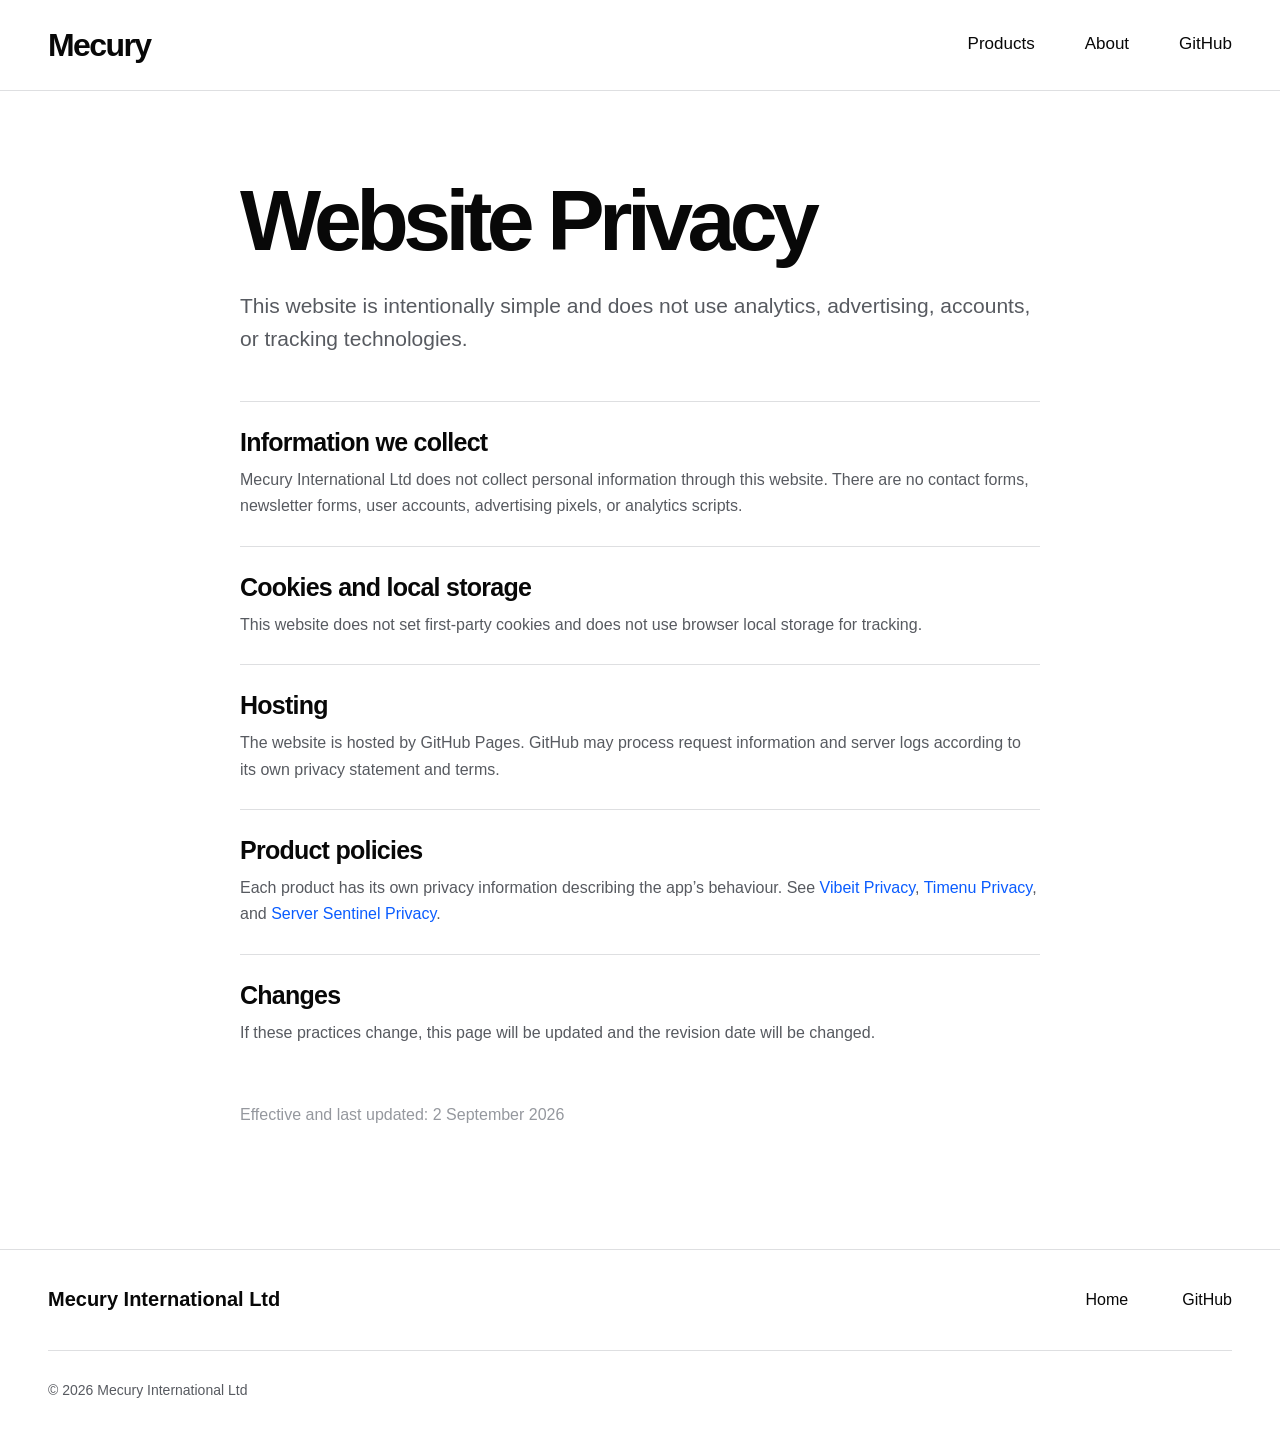
<file: privacy.html>
<!doctype html>
<html lang="en">
<head>
  <meta charset="utf-8">
  <meta name="viewport" content="width=device-width, initial-scale=1">
  <meta name="description" content="Privacy information for the Mecury International Ltd website.">
  <meta name="robots" content="index,follow">
  <link rel="canonical" href="https://www.mecury.co.uk/privacy.html">
  <title>Website Privacy — Mecury International Ltd</title>
  <link rel="stylesheet" href="/styles.css">
</head>
<body>
  <header class="site-header"><nav class="shell nav"><a class="wordmark" href="/">Mecury</a><div class="nav-links"><a href="/#products">Products</a><a href="/#about">About</a><a href="https://github.com/zhiluo20">GitHub</a></div></nav></header>
  <main class="legal">
    <h1>Website Privacy</h1>
    <p class="lead">This website is intentionally simple and does not use analytics, advertising, accounts, or tracking technologies.</p>
    <section><h2>Information we collect</h2><p>Mecury International Ltd does not collect personal information through this website. There are no contact forms, newsletter forms, user accounts, advertising pixels, or analytics scripts.</p></section>
    <section><h2>Cookies and local storage</h2><p>This website does not set first-party cookies and does not use browser local storage for tracking.</p></section>
    <section><h2>Hosting</h2><p>The website is hosted by GitHub Pages. GitHub may process request information and server logs according to its own privacy statement and terms.</p></section>
    <section><h2>Product policies</h2><p>Each product has its own privacy information describing the app’s behaviour. See <a href="/vibeit/privacy/">Vibeit Privacy</a>, <a href="/timenu/privacy/">Timenu Privacy</a>, and <a href="/server-sentinel/privacy.html">Server Sentinel Privacy</a>.</p></section>
    <section><h2>Changes</h2><p>If these practices change, this page will be updated and the revision date will be changed.</p></section>
    <p style="margin-top:30px;color:#95989e">Effective and last updated: 2 September 2026</p>
  </main>
  <footer class="footer"><div class="shell footer-top"><strong>Mecury International Ltd</strong><nav><a href="/">Home</a><a href="https://github.com/zhiluo20">GitHub</a></nav></div><div class="shell footer-bottom">© 2026 Mecury International Ltd</div></footer>
</body>
</html>
</file>
<file: home.css>
@import url('/assets/home/fonts.css');
*{box-sizing:border-box}html{scroll-behavior:smooth}body{margin:0;color:var(--ink);background:var(--paper);font-family:'DM Sans',Arial,sans-serif;-webkit-font-smoothing:antialiased}a{color:inherit;text-decoration:none}button,summary{font:inherit}button,a,summary{-webkit-tap-highlight-color:transparent}img{display:block;max-width:100%}button{cursor:pointer}figure,p,h1,h2,h3{margin:0}h1,h2,h3{font-weight:500;text-wrap:balance}p{line-height:1.65}a:focus-visible,summary:focus-visible{outline:2px solid var(--accent);outline-offset:5px}.wrap{width:min(1256px,calc(100% - 144px));margin-inline:auto}.eyebrow{font-size:11px;letter-spacing:.16em;text-transform:uppercase;font-weight:600;line-height:1.5}.muted{color:var(--muted)}.nav{height:90px;display:flex;align-items:center;gap:36px;border-bottom:1px solid var(--line);position:relative;z-index:10}.wordmark{font-size:29px;font-weight:700;letter-spacing:-1.7px}.wordmark i{font-style:normal;color:var(--accent)}.nav-links{margin-inline-start:auto;display:flex;gap:30px;font-size:13px}.nav-links a{border-bottom:1px solid transparent;padding:8px 0}.nav-links a:hover{border-color:currentColor}.lang-menu{position:relative;margin-inline-start:2px}.lang-menu summary{display:flex;align-items:center;gap:9px;list-style:none;cursor:pointer;font-size:12px;padding:10px 0}.lang-menu summary::-webkit-details-marker{display:none}.lang-menu svg{width:15px;height:15px}.lang-options{position:absolute;inset-inline-end:0;top:38px;width:212px;padding:10px;background:var(--paper);border:1px solid var(--line);box-shadow:0 12px 35px #0002;z-index:20}.lang-options a{display:flex;justify-content:space-between;padding:9px 11px;font-size:13px;border-radius:3px}.lang-options a:hover,.lang-options a[aria-current]{background:var(--soft)}.lang-options small{color:var(--muted)}.primary{display:inline-flex;gap:24px;align-items:center;justify-content:center;background:var(--accent);color:var(--button-ink,#fff);padding:16px 23px;font-size:13px;font-weight:600;min-height:50px;border-radius:2px}.text-link{font-size:13px;display:inline-flex;gap:20px;align-items:center;border-bottom:1px solid var(--line);padding-bottom:7px}.primary:hover{filter:brightness(.91)}.cta-row{display:flex;align-items:center;gap:30px;margin-top:26px}.section-heading{display:flex;align-items:baseline;justify-content:space-between;margin-bottom:34px}.section-heading h2{font-size:50px;letter-spacing:-2px}.section-heading .eyebrow{color:var(--accent)}.product-label{display:flex;align-items:center;gap:12px;font-size:14px;font-weight:600}.product-label img{width:38px;height:38px;border-radius:10px}.chapter-index{font-family:'DM Sans',sans-serif;font-size:12px;color:var(--accent);letter-spacing:.15em}.device{width:100%;height:auto}.specs{display:flex;gap:24px;flex-wrap:wrap;font-size:11px;color:var(--muted)}.specs span+span:before{content:'·';padding-inline-end:24px}.footer{border-top:1px solid var(--line);padding:27px 0;display:flex;justify-content:space-between;gap:24px;align-items:center;font-size:11px;color:var(--muted)}.footer a{margin-inline-start:24px}.footer .wordmark{font-size:23px;color:var(--ink)}.footer-bottom{display:flex;justify-content:space-between;padding:0 0 28px;font-size:10px;color:var(--muted)}.career-list{display:flex;flex-wrap:wrap;gap:8px 22px;font-size:14px;color:var(--muted);line-height:1.8}.career-list .current{color:var(--accent);font-weight:600}.project-row{display:flex;align-items:center;gap:20px;padding:25px 0;border-top:1px solid var(--line)}.project-row img{width:48px;height:48px;border-radius:12px}.project-row h3{font-size:21px;letter-spacing:-.5px;margin-bottom:4px}.project-row p{font-size:13px;color:var(--muted)}.project-row .arrow{margin-inline-start:auto;font-size:23px}.closing{padding:70px 0;display:flex;align-items:center;justify-content:space-between;gap:40px}.closing h2{font-size:49px;letter-spacing:-1.9px;line-height:1.1}.closing p{font-size:14px;color:var(--muted);margin-top:12px}.photo-caption{display:flex;justify-content:space-between;font-size:10px;line-height:1.5;color:var(--muted);margin-top:12px}.screen-caption{font-size:11px;letter-spacing:.06em;color:var(--muted);margin-top:14px}.skip{position:absolute;left:12px;top:-70px;background:var(--paper);z-index:100;padding:12px}.skip:focus{top:12px}


.b{--paper:#111517;--soft:#1a2025;--ink:#f2f5f3;--muted:#9da9b0;--accent:#acd5e6;--button-ink:#14222a;--line:#ffffff21}.b .wordmark{letter-spacing:-1.5px}.b .nav{border-color:#ffffff17}.b .hero{min-height:850px;position:relative;padding-top:94px;isolation:isolate}.b .hero-photo{position:absolute;right:-72px;top:0;width:780px;height:710px;z-index:-1;overflow:hidden;mask-image:linear-gradient(to right,transparent 0%,#000 30%),linear-gradient(to bottom,#000 55%,transparent 100%);mask-composite:intersect}.b .hero-photo img{width:100%;height:100%;object-fit:cover;object-position:48% center;opacity:.84}.b .hero .eyebrow{color:var(--accent);margin-bottom:34px}.b h1{font-size:89px;letter-spacing:-5.5px;line-height:1.03;max-width:730px;font-weight:500}.b h1 em{font-family:'Newsreader',Georgia,serif;font-weight:400;color:var(--accent);letter-spacing:-3.5px}.b .hero-intro{font-size:16px;color:#b0bac0;max-width:410px;margin-top:27px}.b .identity{margin-top:29px;font-size:11px;line-height:1.7;color:var(--muted);max-width:410px}.b .identity strong{font-size:13px;color:var(--ink);font-weight:500;display:block}.b .hero-product{position:relative;display:flex;gap:27px;align-items:center;border:1px solid #bddee733;background:linear-gradient(115deg,#ffffff0d,#ffffff03);padding:18px 24px;max-width:590px;margin-top:40px;border-radius:13px;backdrop-filter:blur(15px)}.b .hero-product>img{width:130px}.b .hero-product .eyebrow{margin:0 0 6px;color:#b5ccd7;font-size:9px}.b .hero-product h3{font-size:18px}.b .hero-product p{font-size:12px;color:var(--muted);margin-top:4px}.b .hero-product .arrow{margin-left:auto;font-size:24px}.b .hero-bottom{position:absolute;left:0;right:0;bottom:28px;display:flex;justify-content:space-between;align-items:center;font-size:9px;letter-spacing:.13em;color:var(--muted)}.b .hero-bottom .hairline{width:80px;height:1px;background:var(--accent)}.b .vibeit-section{padding:75px 0 54px;border-top:1px solid var(--line)}.b .vibeit-head{display:grid;grid-template-columns:1fr .6fr;gap:90px;align-items:end}.b .vibeit-head h2{font-size:67px;letter-spacing:-3px;line-height:1.05;margin-top:25px}.b .vibeit-head p{font-size:15px;color:var(--muted);max-width:320px}.b .product-stage{position:relative;margin-top:28px;max-width:1050px;margin-inline:auto;background:radial-gradient(ellipse at 50% 65%,#a8d9e713,transparent 65%);padding:26px 28px 0}.b .product-stage img{filter:drop-shadow(0 18px 32px #0004)}.b .product-foot{border-top:1px solid var(--line);padding-top:22px;display:flex;justify-content:space-between;align-items:center}.b .story{padding:69px 0 79px;border-top:1px solid var(--line)}.b .story h2{font-family:'Newsreader',Georgia,serif;font-size:51px;font-weight:400;letter-spacing:-1.5px;max-width:670px;margin-bottom:39px}.b .story-steps{display:grid;grid-template-columns:repeat(3,1fr);gap:45px}.b .story-step .number{font-size:10px;color:var(--accent);letter-spacing:.15em}.b .story-step h3{font-size:19px;margin:17px 0 11px}.b .story-step p{color:var(--muted);font-size:13px}.b .possibilities{background:#171d21;border-block:1px solid var(--line);padding:67px 0}.b .possibility-grid{display:grid;grid-template-columns:1fr 270px;gap:100px;align-items:center}.b .possibilities h2{font-size:56px;letter-spacing:-2px;line-height:1.06;margin:22px 0}.b .possibilities p{font-size:14px;color:var(--muted);max-width:580px}.b .career-list{font-size:12px;margin-top:25px}.b .formal-photo{height:320px;width:270px;object-fit:cover;object-position:50% 10%;border-radius:3px;filter:saturate(.7)}.b .other-projects{padding:64px 0 0}.b .other-projects .section-heading h2{font-size:34px;letter-spacing:-1px}.b .other-grid{display:grid;grid-template-columns:1fr 1fr;gap:60px}.b .closing h2{font-family:'Newsreader',Georgia,serif;font-size:55px;letter-spacing:-1px}.b .closing{padding:58px 0 68px}

/* Final B layout: responsive, localized, and fully static. */
.b .hero-product h2{font-size:18px;letter-spacing:0;line-height:1.35}
.b .hero-product img{height:auto}
.b .product-intro p+p,.b .about-copy p+p{margin-top:18px}
.b .story>.eyebrow{margin-bottom:24px}
.b .hero-copy{max-width:740px}
.b .hero-bottom{gap:25px}
.b .hero-bottom a{border-bottom:1px solid transparent;padding:12px 0}
.b .hero-bottom a:hover{border-color:var(--accent)}
.b .hero-bottom span,.b .hero-bottom a,.career-list .current{white-space:nowrap}
.b .closing>div{max-width:78%;min-width:0}
.b .closing h2{font-size:52px;letter-spacing:-1.5px;line-height:1.16;text-wrap:initial}
.b .closing .primary{flex-shrink:0}
.b .hero-product .arrow{margin-inline-start:auto;margin-inline-end:0}
.lang-menu summary{min-height:44px;min-width:58px;justify-content:center}
.lang-options a{min-height:42px;align-items:center}
.lang-options a[aria-current=page]{color:var(--accent);background:var(--soft)}
.lang-options{min-width:224px;max-height:min(600px,80dvh);overflow:auto;overscroll-behavior:contain}
.skip{top:-150px}.skip:focus{top:12px}
bdi{unicode-bidi:isolate}
.hero h1{overflow-wrap:normal}
img[src$="vibeit-device.png"]{clip-path:polygon(13% 0%,87% 0%,91% 2%,92% 81%,100% 96%,98% 100%,2% 100%,0% 96%,8% 82%,9% 4%)}
html[dir=rtl] .hero-copy{text-align:right}
html[dir=rtl] h1,html[dir=rtl] h2,html[dir=rtl] h3{font-family:Tahoma,Arial,sans-serif;letter-spacing:0!important;font-weight:500}
html[dir=rtl] h1{font-size:79px;line-height:1.3}
html[dir=rtl] h1 em{font-family:inherit;font-style:normal;letter-spacing:0}
html[dir=rtl] .b .hero-photo{right:auto;left:-72px;transform:scaleX(-1)}
html[dir=rtl] .b .hero-photo img{transform:scaleX(-1)}
html[dir=rtl] .hero-intro,html[dir=rtl] .story-step p,html[dir=rtl] .possibilities p{line-height:1.95}
html[dir=rtl] .eyebrow,html[dir=rtl] .number,html[dir=rtl] .hero-bottom{letter-spacing:0;font-size:13px}
html[dir=rtl] .b .vibeit-head h2{font-size:53px;line-height:1.35}
html[dir=rtl] .b .possibilities h2{font-size:48px;line-height:1.4}
html[dir=rtl] .b .closing h2{font-size:47px}
html[lang=ja] h1,html[lang=ko] h1,html[lang^=zh] h1{font-family:'Songti SC','Yu Mincho','Noto Serif CJK SC',serif;font-size:79px;letter-spacing:-2px;line-height:1.3}
html[lang=ja] h2,html[lang=ko] h2,html[lang^=zh] h2{line-height:1.35;letter-spacing:-1px}
html[lang=ja] .b .vibeit-head h2,html[lang=ko] .b .vibeit-head h2{font-size:53px}
html[lang=ja] h1 em,html[lang=ko] h1 em,html[lang^=zh] h1 em{font-family:inherit;font-style:normal}
html[lang=de] .hero h1,html[lang=es] .hero h1,html[lang=it] .hero h1{font-size:77px;letter-spacing:-4px}
html[lang=de] .hero-intro{max-width:425px}
html[lang=th] h1,html[lang=th] h2,html[lang=th] h3{font-family:Tahoma,'DM Sans',sans-serif;letter-spacing:0!important;line-height:1.4}
html[lang=th] h1{font-size:72px}html[lang=th] h1 em{font-family:inherit;font-style:normal}
html[lang=th] .vibeit-head h2{font-size:52px}html[lang=th] .possibilities h2{font-size:48px}
html[lang=th] .eyebrow,html[lang=th] .number{letter-spacing:0;font-size:12px}
html[lang=th] .story-step p,html[lang=th] .hero-intro,html[lang=th] .possibilities p{line-height:1.9}
@media(min-width:1600px){.wrap{width:1256px}}
@media(max-width:1100px) and (min-width:651px){
 .wrap{width:calc(100% - 72px)}.b .hero-photo{width:650px;right:-36px;opacity:.7}
 .b h1{font-size:76px}.b .vibeit-head{gap:40px;grid-template-columns:1.2fr .8fr}.b .vibeit-head h2{font-size:53px}
 .b .possibility-grid{gap:45px}.b .hero{min-height:850px}.b .hero-bottom{font-size:8px}
 .b .closing h2{font-size:43px}.b .closing>div{max-width:70%}
 html[lang=de] .hero h1,html[lang=it] .hero h1,html[lang=es] .hero h1{font-size:63px;letter-spacing:-3px}
 html[lang=ja] h1,html[lang=ko] h1,html[lang^=zh] h1{font-size:67px}
}
@media(max-width:650px){
 .wrap{width:calc(100% - 40px)}.nav{height:68px;gap:20px}.wordmark{font-size:25px}.nav-links{display:none}.lang-menu{margin-inline-start:auto}.lang-menu summary{font-size:11px}
 .primary{font-size:12px;padding:14px 18px;min-height:46px;gap:20px}.cta-row{margin-top:21px;gap:19px}.text-link{font-size:12px;gap:12px}.eyebrow{font-size:9px}
 .section-heading{align-items:start;gap:20px}.section-heading h2{font-size:35px}.section-heading .eyebrow{font-size:8px;max-width:90px;text-align:end}
 .specs{gap:10px;font-size:9px}.specs span+span:before{padding-inline-end:10px}
 .footer{padding:24px 0;flex-wrap:wrap}.footer .wordmark{font-size:24px}.footer a{margin-inline-start:14px;font-size:11px;display:inline-block;padding-block:8px}.footer>a{margin:0;padding:0}
 .footer-bottom{font-size:10px;gap:20px;flex-wrap:wrap;line-height:1.5}
 .closing{display:block;padding:46px 0!important}.b .closing>div{max-width:100%}.closing h2{font-size:37px!important;letter-spacing:-1px!important;line-height:1.2!important}.closing .primary{margin-top:25px}
 .other-grid{grid-template-columns:1fr!important;gap:0!important}.project-row{gap:15px;padding:20px 0}.project-row h3{font-size:20px}.project-row p{font-size:12px}
 .photo-caption{font-size:9px}.career-list{gap:5px 15px}.product-label{font-size:13px}.product-label img{width:33px;height:33px}.screen-caption{font-size:9px}
 .b .hero{min-height:800px;padding-top:38px;padding-bottom:90px;isolation:isolate}
 .b .hero-photo{width:235px;height:355px;right:-20px;top:190px;opacity:.7;mask-image:linear-gradient(to right,transparent 0%,#000 30%),linear-gradient(to bottom,transparent 0%,#000 15%,#000 60%,transparent 100%)}
 .b .hero-photo img{object-position:48% center}.b .hero .eyebrow{font-size:8px;margin-bottom:26px}
 .b h1{font-size:56px;letter-spacing:-2.6px;line-height:1.05;max-width:350px}.b h1 em{letter-spacing:-1.7px}
 .b .hero-intro{font-size:13px;width:55%;margin-top:28px;line-height:1.7;min-height:120px;color:#d7dfe3}
 .b .hero .cta-row{position:relative;margin-top:25px;z-index:2;flex-wrap:wrap}
 .b .identity{font-size:10px;max-width:100%;margin-top:26px;line-height:1.75}.b .identity strong{font-size:13px}
 .b .hero-product{margin-top:24px;gap:15px;padding:15px 14px;border-radius:8px}.b .hero-product>img{width:89px}.b .hero-product h2{font-size:16px;line-height:1.3}.b .hero-product .eyebrow{font-size:8px;margin-bottom:6px}.b .hero-product p{font-size:11px}.b .hero-product .arrow{font-size:20px}
 .b .hero-bottom{bottom:22px;font-size:8px;gap:12px}.b .hero-bottom .hairline{width:30px;flex-shrink:0}.b .hero-bottom span,.b .hero-bottom a{white-space:normal;max-width:43%;line-height:1.6}
 .b .vibeit-section{padding:44px 0}.b .vibeit-head{grid-template-columns:1fr;gap:25px}.b .vibeit-head h2{font-size:43px;letter-spacing:-1.6px;margin-top:22px}.b .vibeit-head p{font-size:14px;max-width:none}
 .b .product-stage{padding:10px 0 0;margin-top:16px}.b .product-foot{display:block;margin-top:15px}.b .product-foot .text-link{margin-top:20px}
 .b .story{padding:43px 0}.b .story h2{font-size:36px;margin-bottom:28px}.b .story-steps{grid-template-columns:1fr;gap:26px}.b .story-step h3{margin:10px 0;font-size:21px}.b .story-step p{font-size:14px}
 .b .possibilities{padding:40px 0}.b .possibility-grid{display:flex;flex-direction:column-reverse;gap:26px;align-items:stretch}.b .formal-photo{width:100%;height:300px;object-position:50% 15%}.b .possibilities h2{font-size:40px;letter-spacing:-1.6px}.b .possibilities p{font-size:14px}
 .b .other-projects{padding:45px 0 0}.b .other-projects .section-heading h2{font-size:29px}.b .career-list{font-size:12px}
 html[dir=rtl] .b .hero-photo{left:-20px;right:auto}html[dir=rtl] h1{font-size:49px;line-height:1.35}
 html[dir=rtl] .b .vibeit-head h2,html[dir=rtl] .b .possibilities h2{font-size:35px;line-height:1.5}
 html[dir=rtl] .b .hero-intro{font-size:14px;line-height:1.9}html[dir=rtl] .b .hero .eyebrow{font-size:10px}
 html[dir=rtl] .hero-bottom,html[dir=rtl] .number{font-size:10px;letter-spacing:0}
 html[lang=ja] h1,html[lang=ko] h1,html[lang^=zh] h1{font-size:47px;letter-spacing:-1px;line-height:1.3}
 html[lang=ja] .b .vibeit-head h2,html[lang=ko] .b .vibeit-head h2{font-size:32px}
 html[lang=ja] .b .hero-intro,html[lang=ko] .b .hero-intro,html[lang^=zh] .b .hero-intro{font-size:13px;line-height:1.9}
 html[lang=de] .hero h1,html[lang=es] .hero h1,html[lang=it] .hero h1{font-size:48px;letter-spacing:-2px}
 html[lang=de] .b .hero-intro{width:56%}
 html[lang=th] h1{font-size:43px;line-height:1.4}
 html[lang=th] .b .vibeit-head h2,html[lang=th] .b .possibilities h2{font-size:32px}
 html[lang=th] .b .hero .eyebrow{font-size:10px;letter-spacing:0}
}
@media(prefers-reduced-motion:reduce){html{scroll-behavior:auto}}
</file>
<file: styles.css>
:root{--bg:#fff;--text:#080808;--muted:#575a60;--faint:#95989e;--line:#dedfe1;--soft:#f7f7f8;--accent:#0a5cff;--max:1400px;--font:-apple-system,BlinkMacSystemFont,"SF Pro Display","SF Pro Text","Helvetica Neue",Arial,sans-serif}
*{box-sizing:border-box}html{scroll-behavior:smooth;overflow-x:hidden}body{margin:0;overflow-x:hidden;background:var(--bg);color:var(--text);font-family:var(--font);-webkit-font-smoothing:antialiased}a{color:inherit;text-decoration:none}img{display:block;max-width:100%}.shell{width:min(var(--max),calc(100% - 96px));margin:0 auto}
.site-header{position:sticky;top:0;z-index:30;background:rgba(255,255,255,.96);border-bottom:1px solid var(--line)}.nav{min-height:90px;display:flex;align-items:center}.wordmark{font-size:32px;font-weight:760;letter-spacing:-.05em}.nav-links{margin-left:auto;display:flex;gap:50px;font-size:17px}.nav-links a{border-bottom:2px solid transparent;padding:9px 0}.nav-links a:hover,.nav-links a:focus-visible{color:var(--accent);border-color:currentColor}.nav-toggle{display:none;margin-left:auto;padding:8px 12px;background:#fff;border:1px solid var(--line);font:600 14px var(--font)}
.hero{min-height:760px;display:grid;grid-template-columns:1.05fr .95fr;align-items:center;gap:60px;padding:66px 0 80px}.hero-copy h1{margin:0 0 28px;font-size:clamp(67px,7.2vw,112px);line-height:.92;letter-spacing:-.075em;font-weight:770}.hero-copy p{margin:0 0 34px;max-width:640px;color:var(--muted);font-size:clamp(20px,2.05vw,30px);line-height:1.42}.actions{display:flex;flex-wrap:wrap;gap:18px}.button{display:inline-flex;align-items:center;justify-content:center;min-height:58px;padding:0 28px;border:1px solid var(--text);font-size:16px;font-weight:680;transition:transform .18s ease,background .18s ease}.button:hover{transform:translateY(-2px)}.button.primary{color:#fff;background:var(--accent);border-color:var(--accent)}.button.primary:hover{background:#004bd8}.button.secondary:hover{background:var(--soft)}
.orbit{position:relative;width:min(620px,46vw);aspect-ratio:1;justify-self:end}.ring,.orbit-path{position:absolute;border:1px solid #b4b6ba;border-radius:50%}.ring-one{inset:3%}.ring-two{inset:13%}.ring-three{inset:27%;border-style:dashed}.orbit-path{inset:3%;border-color:transparent var(--accent) var(--accent) transparent;border-width:3px;transform:rotate(-38deg)}.orbit-core{position:absolute;inset:35%;border:3px solid var(--text);border-radius:50%;background:#fff}.orbit-core i,.orbit-core b{position:absolute;left:50%;bottom:50%;width:4px;background:var(--text);transform-origin:50% 100%}.orbit-core i{height:38%;transform:translateX(-50%)}.orbit-core b{height:32%;transform:translateX(-50%) rotate(128deg)}.orbit-node{position:absolute;display:grid;place-items:center;width:86px;height:86px;background:#fff;border:1px solid #b4b6ba;border-radius:50%;font-size:29px;font-style:normal}.node-code{left:6%;top:17%}.node-server{right:-1%;top:42%}.node-product{left:43%;bottom:-3%}.orbit-dot{position:absolute;width:14px;height:14px;border-radius:50%;background:var(--text)}.dot-one{top:20%;right:16%}.dot-two{bottom:18%;left:8%}.dot-three{bottom:16%;right:10%;background:var(--accent)}
.products{padding:100px 0 112px;border-top:1px solid var(--line)}.products>h2{margin:0 0 64px;padding-bottom:42px;border-bottom:1px solid var(--line);font-size:clamp(53px,5.8vw,90px);line-height:1;letter-spacing:-.065em}.product{min-width:0}.product-vibeit{display:grid;grid-template-columns:.8fr 1.2fr;gap:70px;align-items:center;padding-bottom:70px;border-bottom:1px solid var(--line)}.product-copy{display:grid;grid-template-columns:130px 1fr;gap:32px;align-items:start}.product-icon{width:124px;height:124px;border-radius:26px;box-shadow:0 16px 36px rgba(0,0,0,.11)}.product h3{margin:5px 0 18px;font-size:clamp(33px,3.4vw,54px);letter-spacing:-.05em}.product p{margin:0 0 28px;color:var(--muted);font-size:20px;line-height:1.5}.product a{color:var(--accent);font-size:18px;font-weight:620}.product a span{display:inline-block;margin-left:10px;transition:transform .18s ease}.product a:hover span{transform:translateX(5px)}.vibeit-frame{margin:0;min-height:420px;display:flex;align-items:end;justify-content:center;overflow:hidden;border:16px solid #121214;border-bottom:0;background:var(--soft);border-radius:28px 28px 0 0}.vibeit-frame img{width:100%;height:100%;object-fit:cover;object-position:center top}.product-pair{display:grid;grid-template-columns:1fr 1fr}.product-compact{padding:58px 58px 20px 0;min-height:520px;display:flex;flex-direction:column}.product-compact+.product-compact{padding-left:58px;padding-right:0;border-left:1px solid var(--line)}.compact-heading{display:flex;align-items:center;gap:28px}.compact-heading .product-icon{width:96px;height:96px;border-radius:21px}.product-compact h3{font-size:38px}.product-compact p{max-width:500px}.product-compact>a{margin-top:auto}.timenu-preview{margin:24px 0 42px;height:160px;border:1px solid #cfd0d3;background:var(--soft);display:flex;align-items:flex-start;padding:18px;gap:15px;color:var(--muted)}.timenu-preview span{width:16px;height:16px;border-radius:50%;background:#d7d8da;box-shadow:22px 0 #d7d8da,44px 0 #d7d8da}.timenu-preview strong{margin-left:auto;color:var(--text);font-size:14px}.timenu-preview i{width:15px;height:15px;border:2px solid var(--text);border-radius:50%}.sentinel-frame{margin:12px 0 32px;height:190px;border:1px solid #222;overflow:hidden;background:#090909}.sentinel-frame img{width:100%;height:100%;object-fit:cover;object-position:top}
.about{padding:110px 0;border-top:1px solid var(--line);border-bottom:1px solid var(--line)}.about-grid{display:grid;grid-template-columns:1.05fr .95fr;gap:90px;align-items:center}.about h2,.founder h2{margin:0 0 30px;font-size:clamp(58px,6.5vw,96px);line-height:.96;letter-spacing:-.07em}.about p,.founder p{margin:0;max-width:760px;color:var(--muted);font-size:clamp(20px,2vw,28px);line-height:1.5}.target{position:relative;width:min(420px,35vw);aspect-ratio:1;justify-self:center}.target span{position:absolute;border:1px solid #9fa2a7;border-radius:50%}.target span:nth-child(1){inset:5%}.target span:nth-child(2){inset:19%}.target span:nth-child(3){inset:33%}.target i,.target b{position:absolute;background:#9fa2a7}.target i{width:1px;top:0;bottom:0;left:50%}.target b{height:1px;left:0;right:0;top:50%}
.founder{min-height:520px;padding:90px 0;display:grid;grid-template-columns:1fr .65fr;align-items:center;gap:70px}.founder p{max-width:760px;margin-bottom:30px}.founder a{color:var(--accent);font-size:18px;font-weight:620}.founder a span{margin-left:10px}.monogram{width:min(310px,28vw);aspect-ratio:1;justify-self:center;border-radius:50%;display:grid;place-items:center;background:var(--soft);font-size:clamp(72px,9vw,136px);letter-spacing:-.08em}
.footer{border-top:1px solid var(--line)}.footer-top{min-height:100px;display:flex;align-items:center;justify-content:space-between;gap:40px}.footer-top strong{font-size:20px}.footer-top nav{display:flex;gap:54px}.footer-top a:hover{color:var(--accent)}.footer-bottom{min-height:80px;display:flex;align-items:center;border-top:1px solid var(--line);color:var(--muted);font-size:14px}
.legal{width:min(800px,calc(100% - 48px));margin:0 auto;padding:80px 0 120px}.legal h1{margin:0 0 20px;font-size:clamp(56px,7vw,86px);letter-spacing:-.065em}.legal .lead{margin:0 0 46px;color:var(--muted);font-size:21px;line-height:1.55}.legal section{padding:26px 0;border-top:1px solid var(--line)}.legal h2{margin:0 0 10px;font-size:25px;letter-spacing:-.03em}.legal p{margin:0;color:var(--muted);line-height:1.65}.legal a{color:var(--accent)}
@media(max-width:1000px){.shell{width:min(100% - 48px,var(--max))}.hero{grid-template-columns:minmax(0,1fr)}.orbit{width:min(620px,86vw);max-width:100%;justify-self:center;order:-1}.hero-copy{min-width:0;width:100%;text-align:center}.hero-copy p{margin-left:auto;margin-right:auto}.actions{justify-content:center}.product-vibeit,.about-grid{grid-template-columns:1fr}.vibeit-frame{min-height:360px}.target{width:min(420px,70vw)}}
@media(max-width:700px){.shell{width:min(100% - 32px,var(--max))}.nav{min-height:74px;flex-wrap:wrap}.wordmark{font-size:27px}.nav-toggle{display:block}.nav-links{display:none;width:100%;order:3;flex-direction:column;gap:0;padding:0 0 14px}.nav-links.open{display:flex}.nav-links a{padding:12px 0;border-bottom:1px solid var(--line)}.hero{min-height:auto;padding-top:40px;gap:34px}.hero-copy h1{font-size:44px;line-height:.96}.hero-copy p{font-size:19px}.actions{flex-direction:column}.button{width:100%}.orbit{width:min(340px,88vw)}.orbit-node{width:56px;height:56px;font-size:20px}.products{padding-top:70px}.products>h2{font-size:54px}.product-copy{grid-template-columns:76px 1fr;gap:20px}.product-icon{width:74px;height:74px;border-radius:17px}.vibeit-frame{min-height:250px;border-width:9px}.product-pair{grid-template-columns:1fr}.product-compact,.product-compact+.product-compact{padding:44px 0;border-left:0;border-bottom:1px solid var(--line)}.founder{grid-template-columns:1fr}.monogram{width:220px}.footer-top{align-items:flex-start;flex-direction:column;justify-content:center}.footer-top nav{gap:24px;flex-wrap:wrap}}
@media(prefers-reduced-motion:reduce){html{scroll-behavior:auto}*,*::before,*::after{transition:none!important}}
#products,#about,#zhiluo{scroll-margin-top:90px}
</file>
